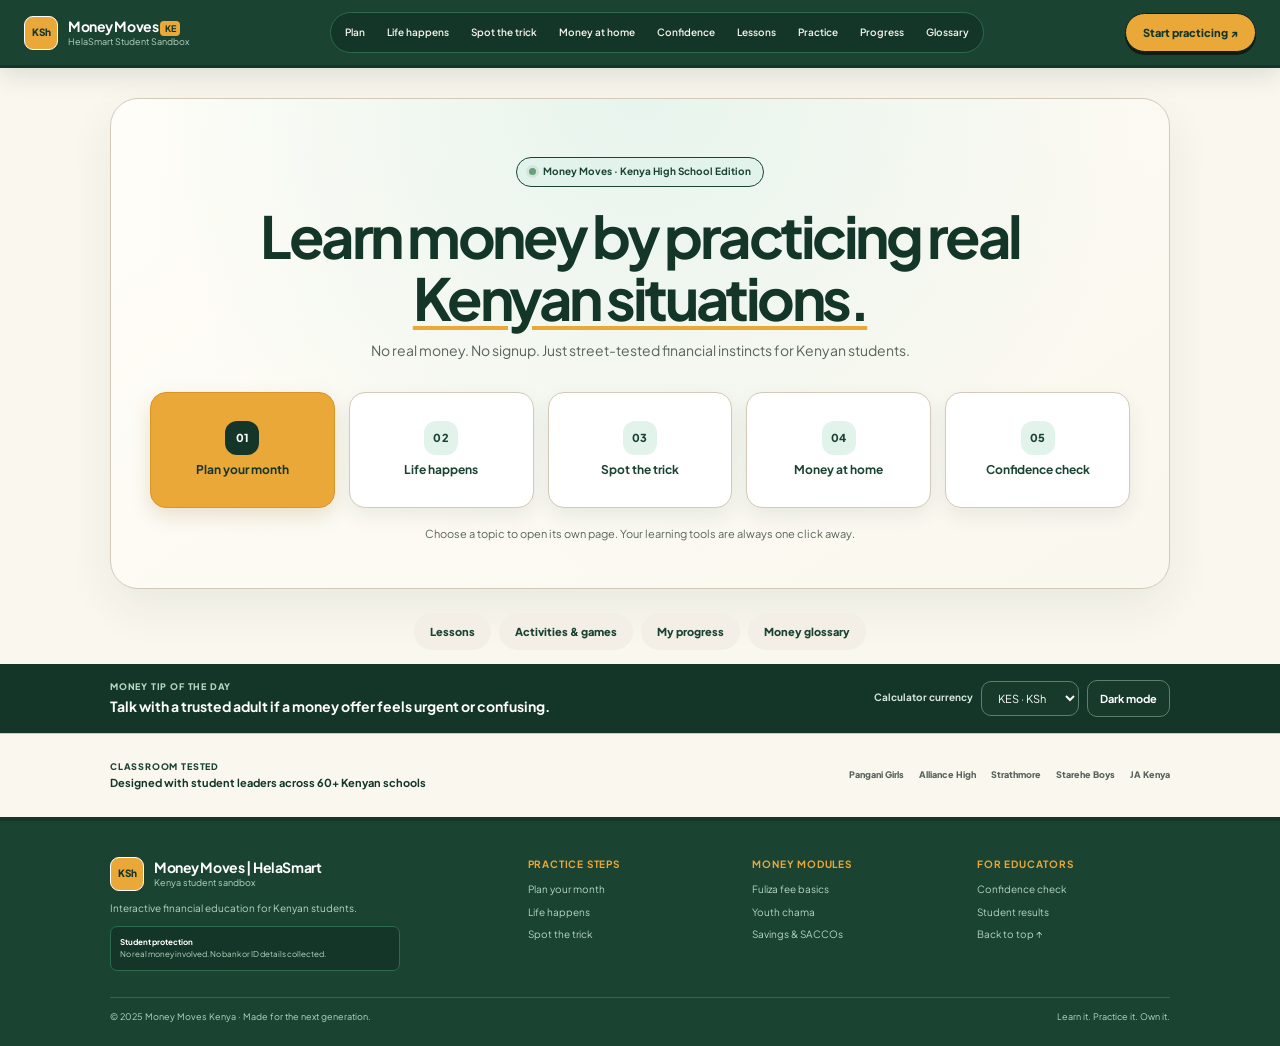
<file: index.html>
<!doctype html>
<html lang="en">
<head>
  <meta charset="utf-8">
  <meta name="viewport" content="width=device-width, initial-scale=1">
  <meta name="theme-color" content="#1b4332">
  <meta name="description" content="Practice real-life money choices in this friendly Kenyan student financial literacy sandbox.">
  <title>Money Moves | HelaSmart Kenya</title>
  <link rel="preconnect" href="https://fonts.googleapis.com">
  <link rel="preconnect" href="https://fonts.gstatic.com" crossorigin>
  <link href="https://fonts.googleapis.com/css2?family=Plus+Jakarta+Sans:wght@400;500;600;700;800&display=swap" rel="stylesheet">
  <link rel="stylesheet" href="style.css">
  <script src="script.js" defer></script>
  <script src="learning.js" defer></script>
</head>
<body>
  <header class="site-header">
    <a class="brand" href="#top" aria-label="Money Moves home">
      <span class="brand-mark" aria-hidden="true">KSh</span>
      <span class="brand-copy"><strong>Money Moves <span class="country-tag">KE</span></strong><small>HelaSmart Student Sandbox</small></span>
    </a>
    <nav class="desktop-nav" aria-label="Main navigation">
      <a href="#plan-section">Plan</a><a href="#life-happens">Life happens</a><a href="#spot-the-trick">Spot the trick</a><a href="#money-at-home">Money at home</a><a href="#confidence-check">Confidence</a><a href="#learning-hub">Lessons</a><a href="#activities">Practice</a><a href="#progress-dashboard">Progress</a><a href="#glossary">Glossary</a>
    </nav>
    <a class="header-cta" href="#plan-section">Start practicing <span aria-hidden="true">↗</span></a>
  </header>

  <main id="top">
    <section class="hero section-shell">
      <div class="eyebrow"><span class="status-dot"></span> Money Moves · Kenya High School Edition</div>
      <h1>Learn money by practicing real <span>Kenyan situations.</span></h1>
      <p>No real money. No signup. Just street-tested financial instincts for Kenyan students.</p>
      <div class="quick-links">
        <a class="quick-link active" href="#plan-section"><span class="quick-icon">01</span>Plan your month</a>
        <a class="quick-link" href="#life-happens"><span class="quick-icon">02</span>Life happens</a>
        <a class="quick-link" href="#spot-the-trick"><span class="quick-icon">03</span>Spot the trick</a>
        <a class="quick-link" href="#money-at-home"><span class="quick-icon">04</span>Money at home</a>
        <a class="quick-link" href="#confidence-check"><span class="quick-icon">05</span>Confidence check</a>
      </div>
      <p class="hero-footnote">Choose a topic to open its own page. Your learning tools are always one click away.</p>
    </section>

    <nav class="hub-nav" aria-label="Learning hub navigation"><a href="#learning-hub">Lessons</a><a href="#activities">Activities &amp; games</a><a href="#progress-dashboard">My progress</a><a href="#glossary">Money glossary</a></nav>
    <section class="learning-tools" aria-label="Learning tools">
      <div class="learning-tools-inner"><div class="daily-tip"><span class="kicker">Money tip of the day</span><strong id="daily-tip-text">A small plan today can make a surprise expense easier tomorrow.</strong></div><div class="tool-controls"><label for="currency-select">Calculator currency</label><select id="currency-select" aria-label="Calculator currency"><option value="KES">KES · KSh</option><option value="USD">USD · $</option><option value="EUR">EUR · €</option><option value="GBP">GBP · £</option><option value="TZS">TZS · TSh</option><option value="UGX">UGX · USh</option></select><button class="theme-toggle" id="theme-toggle" type="button" aria-pressed="false">Dark mode</button></div></div>
    </section>

    <section class="content-section" id="plan-section">
      <div class="section-wrap">
        <div class="section-heading split-heading"><div><span class="step-label">Step 1 &amp; 2</span><span class="kicker">Plan your month</span><h2>My Money Plan</h2><p>Split your starting cash before the month gets crazy.</p></div><span class="context-chip">Realistic Nairobi student pocket allowance</span></div>
        <div class="two-column">
          <div class="card budget-card">
            <div class="money-total"><div><label for="allowance">Step 1: My money</label><strong id="pocket-money-display">KSh 1,500</strong></div><span>Term pocket allowance</span></div>
            <div class="slider-heading"><strong>Step 2: Split it</strong><span>Adjust your Kenyan spend</span></div>
            <div class="budget-sliders">
              <div class="slider-row"><label for="slider-airtime">Airtime &amp; data <output id="val-airtime">KSh 300</output></label><input id="slider-airtime" data-label="airtime" type="range" min="50" max="600" step="50" value="300"></div>
              <div class="slider-row"><label for="slider-transport">Transport (matatu) <output id="val-transport">KSh 400</output></label><input id="slider-transport" data-label="transport" type="range" min="100" max="700" step="50" value="400"></div>
              <div class="slider-row"><label for="slider-food">Food &amp; tuckshop <output id="val-food">KSh 350</output></label><input id="slider-food" data-label="food" type="range" min="100" max="600" step="50" value="350"></div>
              <div class="slider-row savings-row"><label for="slider-savings">Savings (don't touch) <output id="val-savings">KSh 150</output></label><input id="slider-savings" data-label="savings" type="range" min="50" max="500" step="50" value="150"></div>
              <div class="slider-row"><label for="slider-giving">Giving &amp; sadaka <output id="val-giving">KSh 100</output></label><input id="slider-giving" data-label="giving" type="range" min="0" max="300" step="25" value="100"></div>
              <div class="slider-row"><label for="slider-wants">Wants &amp; squad chill <output id="val-wants">KSh 0</output></label><input id="slider-wants" data-label="wants" type="range" min="0" max="400" step="50" value="0"></div>
            </div>
            <div class="budget-footer"><div class="budget-summary"><span>Left unallocated</span><strong id="budget-left-pill" aria-live="polite">Left: KSh 200</strong></div><div class="progress-track" role="progressbar" aria-label="Pocket money allocated" aria-valuemin="0" aria-valuemax="100" aria-valuenow="87"><span id="budget-progress-bar"></span></div><a class="button button-primary full-width" href="#life-happens">Start the month <span aria-hidden="true">→</span></a></div>
          </div>
          <aside class="side-notes"><div class="note-card"><h3>Why students crash in week 3</h3><p>Matatu fare hikes, school surprises, and small mobile money fees can throw off your plans.</p><div class="rule-box"><strong>The 50 / 30 / 20 student rule</strong><p>50% needs · 30% wants · 20% savings</p></div></div><div class="alert-note"><strong>Reality check</strong><p>If your buffer reaches KSh 0, a lost ID or group project printout could mean borrowing from friends.</p></div></aside>
        </div>
      </div>
    </section>

    <section class="content-section section-tint" id="life-happens">
      <div class="section-wrap"><div class="section-heading split-heading"><div><span class="step-label">Step 3</span><span class="kicker">Make a choice</span><h2>Life happens! Interactive story</h2><p>Pick one and see how your budget changes.</p></div><span class="context-chip"><span class="status-dot"></span> Interactive branching scenario</span></div>
        <div class="two-column story-layout"><div class="card story-card"><div class="card-topline"><strong>Life happens!</strong><span class="mini-pill">Week 2 of term</span></div><div class="scenario"><span class="kicker">Sudden dilemma</span><p>“A friend asks to borrow KSh 300 for an urgent canteen bill.”</p></div><div class="choice-list"><button class="choice-button" data-choice="lend">Lend it from your pocket <span>→</span></button><button class="choice-button" data-choice="say_no">Say no and set a boundary <span>→</span></button><button class="choice-button" data-choice="fuliza">Borrow to lend it (Fuliza) <span>→</span></button></div><div class="budget-meter"><div><span>Budget left</span><strong id="dilemma-budget-txt">KSh 1,200</strong></div><div class="progress-track"><span id="dilemma-bar"></span></div><small>Choose an option to test the consequences.</small></div></div>
          <div class="story-side"><div class="card consequence-card" aria-live="polite"><h3 id="consequence-title">See what each choice costs</h3><p id="consequence-text">Tap one of the options to explore the financial and social reality of your choice.</p><div class="dashed-note"><strong>Kenyan reality breakdown</strong><p id="cost-details">Think about how lending affects your own plan, and whether borrowing could add fees.</p></div><div class="score-line"><span>Street wisdom score</span><strong id="choice-badge">Pending decision</strong></div></div><div class="case-note"><span class="kicker">Next case study · Form 4</span><p>Brian needs KSh 2,000 by Friday for revision mock books.</p><div class="tag-grid"><span>Fuliza overdraft</span><span>Digital loan app</span><span>Ask a friend</span><span class="tag-good">Ask the chama</span></div></div></div>
        </div>
      </div>
    </section>

    <section class="content-section" id="results"><div class="section-wrap narrow-wrap"><div class="section-heading centered"><span class="step-label">Keep going</span><h2>My Results</h2><p>Here is how your simulation month wrapped up.</p></div><div class="card results-card"><div class="saving-banner"><span class="kicker">End of month reserve</span><strong id="saved-total">You saved KSh 250</strong><small>Intact for a holiday or unexpected school gear!</small></div><div class="result-list"><div class="result-alert"><strong>⚠ Went over on transport</strong><span>+ KSh 100 spent</span></div><div class="result-tip">✦ Tip: Save first, then spend</div><div class="result-tip">✓ Tip: Check the cost before you borrow</div></div><button class="button button-primary full-width" id="try-again">Try again</button><a class="button button-secondary full-width" href="#spot-the-trick">Next: Spot the trick →</a></div></div></section>

    <section class="content-section section-tint" id="spot-the-trick"><div class="section-wrap narrow-wrap"><div class="section-heading centered"><span class="step-label">Stay sharp</span><h2>Spot the Trick</h2><p>Fake prizes and rogue loan messages can target anyone.</p></div><div class="card quiz-card"><div class="card-topline"><strong>Spot the trick</strong><span class="mini-pill dark-pill">Scam radar</span></div><div class="scenario scam-message"><span class="kicker">Incoming SMS / WhatsApp</span><p>“CONGRATULATIONS! You won KSh 50,000. Send KSh 500 facilitation fee to claim it.”</p></div><div class="binary-actions"><button class="button button-mint" data-scam-answer="real">Real</button><button class="button button-blush" data-scam-answer="fake">Fake</button></div><div class="dashed-note quiz-feedback" aria-live="polite"><strong>Red flags</strong><p id="scam-feedback-text">Legitimate promotions never ask you to send money first to receive a prize.</p></div><div class="score-line"><span>Radar proficiency</span><strong id="scam-score">Score: 3 / 5</strong></div></div></div></section>

    <section class="content-section" id="money-at-home"><div class="section-wrap narrow-wrap"><div class="section-heading centered"><span class="step-label">Learn together</span><h2>Money at Home</h2><p>Decode the financial tools Kenyan families use every day.</p></div><div class="card decoder-card"><div class="card-topline"><strong>Money at home</strong><span class="mini-pill green-pill">Knowledge vault</span></div><div class="decoder-tabs" role="tablist" aria-label="Money topics"><button class="decoder-tab active" role="tab" aria-selected="true" data-decoder="fuliza">Fuliza (overdraft)<span>⌄</span></button><button class="decoder-tab" role="tab" aria-selected="false" data-decoder="mpesa_go">M-Pesa Go (junior account)<span>›</span></button><button class="decoder-tab" role="tab" aria-selected="false" data-decoder="chama">Chama (table banking)<span>›</span></button><button class="decoder-tab" role="tab" aria-selected="false" data-decoder="sacco">SACCO (cooperative savings)<span>›</span></button></div><div class="dashed-note decoder-content" id="decoder-content" aria-live="polite"></div></div></div></section>

    <section class="content-section section-tint" id="confidence-check"><div class="section-wrap narrow-wrap"><div class="section-heading centered"><span class="step-label">Check in</span><h2>Confidence Check</h2><p>Measure your instincts before and after practicing.</p></div><div class="card confidence-card"><div class="card-topline"><strong>Confidence check</strong><span class="mini-pill">Self-audit</span></div><div class="confidence-prompt"><strong id="confidence-question">How sure am I about borrowing money?</strong><p>Tap a number from Not sure (1) to Very sure (5)</p></div><div class="confidence-scale" role="group" aria-label="Confidence from one to five"><div class="scale-buttons"> <button class="scale-button" data-confidence="1" aria-pressed="false">1</button><button class="scale-button" data-confidence="2" aria-pressed="false">2</button><button class="scale-button selected" data-confidence="3" aria-pressed="true">3</button><button class="scale-button" data-confidence="4" aria-pressed="false">4</button><button class="scale-button" data-confidence="5" aria-pressed="false">5</button></div><div class="scale-labels"><span>Not sure</span><span>Very sure</span></div></div><div class="score-cards"><div><span>Before</span><strong>2 / 5</strong><small>Baseline instinct</small></div><div class="after-score"><span>After</span><strong id="after-score">4 / 5</strong><small>Street smart</small></div></div><button class="button button-primary full-width" id="next-question">Next question <span aria-hidden="true">→</span></button></div></div></section>

    <section class="content-section learning-section" id="learning-hub"><div class="section-wrap"><div class="section-heading split-heading"><div><span class="step-label">Learn at your pace</span><span class="kicker">Interactive lessons</span><h2>Money Moves Learning Hub</h2><p>Short lessons, quick checks, and practical examples for everyday money choices.</p></div><span class="context-chip" id="lesson-completion-summary">0 of 9 lessons completed</span></div><div class="lesson-layout"><aside class="lesson-list" id="lesson-list" aria-label="Choose a lesson"></aside><div class="card lesson-player" id="lesson-player"><div class="lesson-player-top"><div><span class="kicker" id="lesson-category">Lesson 1</span><h3 id="lesson-title">Budgeting Basics</h3></div><span class="slide-counter" id="slide-counter">1 of 8</span></div><div class="progress-track lesson-progress" role="progressbar" aria-label="Lesson progress" aria-valuemin="0" aria-valuemax="100" aria-valuenow="12"><span id="lesson-progress-bar"></span></div><article class="lesson-slide" aria-live="polite"><span class="lesson-illustration" id="lesson-icon" aria-hidden="true">01</span><h4 id="slide-heading">Give every shilling a job</h4><p id="slide-copy"></p><div class="mini-question" id="mini-question" hidden><strong id="mini-question-text"></strong><div id="mini-question-options"></div><p id="mini-question-feedback" aria-live="polite"></p></div></article><div class="lesson-controls"><button class="button button-secondary" id="lesson-back" type="button">← Back</button><span class="keyboard-hint">Tip: arrow keys move slides</span><button class="button button-primary" id="lesson-next" type="button">Next →</button></div><div class="quiz-panel" id="lesson-quiz" hidden><span class="kicker">Lesson check</span><h4 id="quiz-title">Quick quiz</h4><div id="quiz-body"></div><button class="button button-primary full-width" id="quiz-retry" type="button" hidden>Try again</button></div></div></div></div></section>

    <section class="content-section section-tint" id="activities"><div class="section-wrap"><div class="section-heading split-heading"><div><span class="step-label">Practice by doing</span><span class="kicker">Activities &amp; games</span><h2>Make money concepts stick</h2><p>Try the tools, play through choices, and see how small decisions add up.</p></div><span class="context-chip" id="activity-count">0 activities finished</span></div><div class="activities-grid">
      <article class="card activity-card" data-activity="budget-builder"><div class="activity-heading"><span class="activity-icon">01</span><div><span class="kicker">Plan it</span><h3>Budget Builder</h3></div></div><label class="field-label" for="monthly-income">Monthly income</label><input class="text-field" id="monthly-income" type="number" min="0" max="100000000" value="30000" inputmode="decimal"><div class="builder-layout"><div class="builder-sliders"><label class="activity-range">Rent <output id="builder-rent-value"></output><input type="range" min="0" max="20000" step="500" value="10000" data-budget="rent"></label><label class="activity-range">Food <output id="builder-food-value"></output><input type="range" min="0" max="12000" step="250" value="6000" data-budget="food"></label><label class="activity-range">Transport <output id="builder-transport-value"></output><input type="range" min="0" max="8000" step="250" value="3000" data-budget="transport"></label><label class="activity-range">Savings <output id="builder-savings-value"></output><input type="range" min="0" max="10000" step="250" value="4000" data-budget="savings"></label><label class="activity-range">Fun <output id="builder-fun-value"></output><input type="range" min="0" max="8000" step="250" value="2000" data-budget="fun"></label></div><div class="pie-wrap"><div class="pie-chart" id="budget-pie" role="img" aria-label="Budget allocation pie chart"></div><strong id="budget-remaining">Remaining: KSh 5,000</strong><small id="budget-chart-caption">Your monthly budget</small></div></div><button class="button button-secondary mark-activity" type="button">Finish activity</button></article>
      <article class="card activity-card" data-activity="goal-planner"><div class="activity-heading"><span class="activity-icon">02</span><div><span class="kicker">Build a habit</span><h3>Savings Goal Planner</h3></div></div><label class="field-label" for="goal-name">What are you saving for?</label><input class="text-field" id="goal-name" maxlength="50" value="A new laptop"><label class="field-label" for="goal-amount">Goal amount (<span data-currency-code>KES</span>)</label><input class="text-field currency-input" id="goal-amount" type="number" min="1" value="60000"><label class="field-label" for="goal-monthly">Save each month (<span data-currency-code>KES</span>)</label><input class="text-field currency-input" id="goal-monthly" type="number" min="1" value="5000"><label class="field-label" for="goal-saved">Already saved (<span data-currency-code>KES</span>)</label><input class="text-field currency-input" id="goal-saved" type="number" min="0" value="0"><div class="goal-result" aria-live="polite"><strong id="goal-time">12 months</strong><span id="goal-date">You can reach this goal with a steady plan.</span><div class="progress-track" role="progressbar" aria-label="Savings goal progress" aria-valuemin="0" aria-valuemax="100" aria-valuenow="0"><span id="goal-progress"></span></div></div><button class="button button-secondary mark-activity" type="button">Finish activity</button></article>
      <article class="card activity-card" data-activity="interest-calculator"><div class="activity-heading"><span class="activity-icon">03</span><div><span class="kicker">See growth</span><h3>Compound Interest</h3></div></div><label class="activity-range">Starting amount <output id="interest-start-value"></output><input type="range" min="0" max="100000" step="1000" value="10000" data-interest="start"></label><label class="activity-range">Monthly contribution <output id="interest-monthly-value"></output><input type="range" min="0" max="20000" step="500" value="2000" data-interest="monthly"></label><label class="activity-range">Annual interest rate <output id="interest-rate-value"></output><input type="range" min="0" max="20" step="0.5" value="6" data-interest="rate"></label><label class="activity-range">Years <output id="interest-years-value"></output><input type="range" min="1" max="40" step="1" value="10" data-interest="years"></label><div class="chart-summary"><span>Estimated future value</span><strong id="interest-total"></strong></div><svg class="growth-chart" id="growth-chart" viewBox="0 0 360 140" role="img" aria-label="Projected savings growth chart"><polyline id="growth-line" points="" fill="none" stroke="currentColor" stroke-width="4" stroke-linecap="round" stroke-linejoin="round"></polyline></svg><button class="button button-secondary mark-activity" type="button">Finish activity</button></article>
      <article class="card activity-card" data-activity="debt-simulator"><div class="activity-heading"><span class="activity-icon">04</span><div><span class="kicker">Compare plans</span><h3>Debt Payoff Simulator</h3></div></div><label class="field-label" for="debt-balance">Debt balance (<span data-currency-code>KES</span>)</label><input class="text-field" id="debt-balance" type="number" min="1" value="50000"><label class="activity-range">Annual interest rate <output id="debt-rate-value">18%</output><input type="range" id="debt-rate" min="0" max="50" step="1" value="18"></label><label class="field-label" for="debt-minimum">Monthly minimum payment (<span data-currency-code>KES</span>)</label><input class="text-field" id="debt-minimum" type="number" min="1" value="3000"><label class="activity-range">Extra payment <output id="debt-extra-value"></output><input type="range" id="debt-extra" min="0" max="10000" step="250" value="2000"></label><div class="comparison-box" id="debt-comparison" aria-live="polite"></div><button class="button button-secondary mark-activity" type="button">Finish activity</button></article>
      <article class="card activity-card" data-activity="sorting-game"><div class="activity-heading"><span class="activity-icon">05</span><div><span class="kicker">Sort it out</span><h3>Needs vs Wants</h3></div></div><p class="activity-instructions">Tap an item, then choose a category. You can also drag an item.</p><div class="sorting-items" id="sorting-items"></div><div class="sort-buckets"><div class="sort-bucket" data-sort-bucket="needs" tabindex="0"><strong>Needs</strong><span>Essentials</span></div><div class="sort-bucket" data-sort-bucket="wants" tabindex="0"><strong>Wants</strong><span>Nice to have</span></div></div><div class="sort-feedback" id="sort-feedback" aria-live="polite">Sorted: 0 / 8 · Score: 0</div><button class="button button-secondary mark-activity" type="button">Finish activity</button></article>
      <article class="card activity-card" data-activity="scam-game"><div class="activity-heading"><span class="activity-icon">06</span><div><span class="kicker">Think twice</span><h3>Spot the Scam</h3></div></div><div class="scam-game-message"><span class="kicker" id="scam-game-channel">Text message</span><p id="scam-game-text"></p></div><div class="binary-actions"><button class="button button-blush" data-scam-game="scam" type="button">Scam</button><button class="button button-mint" data-scam-game="safe" type="button">Safe</button></div><p class="game-feedback" id="scam-game-feedback" aria-live="polite"></p><div class="score-line"><span>Messages reviewed</span><strong id="scam-game-score">0 / 5</strong></div><button class="button button-secondary mark-activity" type="button">Finish activity</button></article>
      <article class="card activity-card" data-activity="money-choices"><div class="activity-heading"><span class="activity-icon">07</span><div><span class="kicker">Choose your path</span><h3>Money Choices</h3></div></div><div class="choice-scenario"><span class="kicker" id="money-choice-step">Scenario 1 of 3</span><p id="money-choice-story"></p></div><div class="choice-list" id="money-choice-options"></div><p class="game-feedback" id="money-choice-feedback" aria-live="polite"></p><div class="score-line"><span>Practice balance</span><strong id="money-choice-balance"></strong></div><button class="button button-secondary mark-activity" type="button">Finish activity</button></article>
      <article class="card activity-card flashcard-card" data-activity="flashcards"><div class="activity-heading"><span class="activity-icon">08</span><div><span class="kicker">Remember the words</span><h3>Money Flashcards</h3></div></div><button class="flashcard" id="flashcard" type="button" aria-label="Flip flashcard"><span id="flashcard-term">Budget</span><small id="flashcard-hint">Tap to reveal the meaning</small></button><div class="flashcard-controls"><button class="button button-secondary" id="flashcard-back" type="button">← Previous</button><span id="flashcard-count">1 / 8</span><button class="button button-secondary" id="flashcard-next" type="button">Next →</button></div><button class="button button-secondary mark-activity" type="button">Finish activity</button></article>
    </div></div></section>

    <section class="content-section" id="progress-dashboard"><div class="section-wrap"><div class="section-heading split-heading"><div><span class="step-label">Your journey</span><span class="kicker">My progress</span><h2>Every smart move counts</h2><p>Your learning milestones are saved on this device.</p></div><button class="button button-secondary" type="button" id="reset-progress">Reset progress</button></div><div class="progress-dashboard"><article class="card progress-overview"><span class="kicker">Current level</span><strong class="level-title" id="level-title">Money Starter</strong><div class="xp-line"><span id="xp-total">0 XP</span><span id="xp-next">100 XP to next level</span></div><div class="progress-track"><span id="xp-progress"></span></div><div class="streak-card"><strong id="streak-count">0 days</strong><span>Daily learning streak</span></div></article><article class="card progress-list-card"><h3>Completed lessons</h3><div id="completed-lessons" class="progress-list"><p>Finish a lesson quiz to see it here.</p></div></article><article class="card progress-list-card"><h3>Badges earned</h3><div id="earned-badges" class="badge-list"><p>Complete an activity to earn your first badge.</p></div></article><article class="card progress-list-card"><h3>Quiz scores &amp; activities</h3><div id="progress-details" class="progress-list"><p>Your quiz scores and finished activities will appear here.</p></div></article></div></div></section>

    <section class="content-section section-tint" id="glossary"><div class="section-wrap narrow-wrap"><div class="section-heading centered"><span class="step-label">Look it up</span><h2>Money Glossary</h2><p>Simple explanations for common money words.</p></div><div class="card glossary-card"><label class="field-label" for="glossary-search">Search terms</label><input class="text-field" type="search" id="glossary-search" placeholder="Try “interest” or “inflation”" autocomplete="off"><div class="glossary-results" id="glossary-results" aria-live="polite"></div></div></div></section>

    <section class="classroom-strip"><div><span class="kicker">Classroom tested</span><strong>Designed with student leaders across 60+ Kenyan schools</strong></div><div class="school-list"><span>Pangani Girls</span><span>Alliance High</span><span>Strathmore</span><span>Starehe Boys</span><span>JA Kenya</span></div></section>
  </main>
  <footer class="site-footer"><div class="footer-grid"><div class="footer-brand"><a class="brand" href="#top"><span class="brand-mark">KSh</span><span class="brand-copy"><strong>Money Moves | HelaSmart</strong><small>Kenya student sandbox</small></span></a><p>Interactive financial education for Kenyan students.</p><div class="disclaimer"><strong>Student protection</strong><br>No real money involved. No bank or ID details collected.</div></div><div><h3>Practice steps</h3><a href="#plan-section">Plan your month</a><a href="#life-happens">Life happens</a><a href="#spot-the-trick">Spot the trick</a></div><div><h3>Money modules</h3><a href="#money-at-home">Fuliza fee basics</a><a href="#money-at-home">Youth chama</a><a href="#money-at-home">Savings &amp; SACCOs</a></div><div><h3>For educators</h3><a href="#confidence-check">Confidence check</a><a href="#results">Student results</a><a href="#top">Back to top ↑</a></div></div><div class="footer-bottom"><span>© 2025 Money Moves Kenya · Made for the next generation.</span><span>Learn it. Practice it. Own it.</span></div></footer>
</body>
</html>
</file>
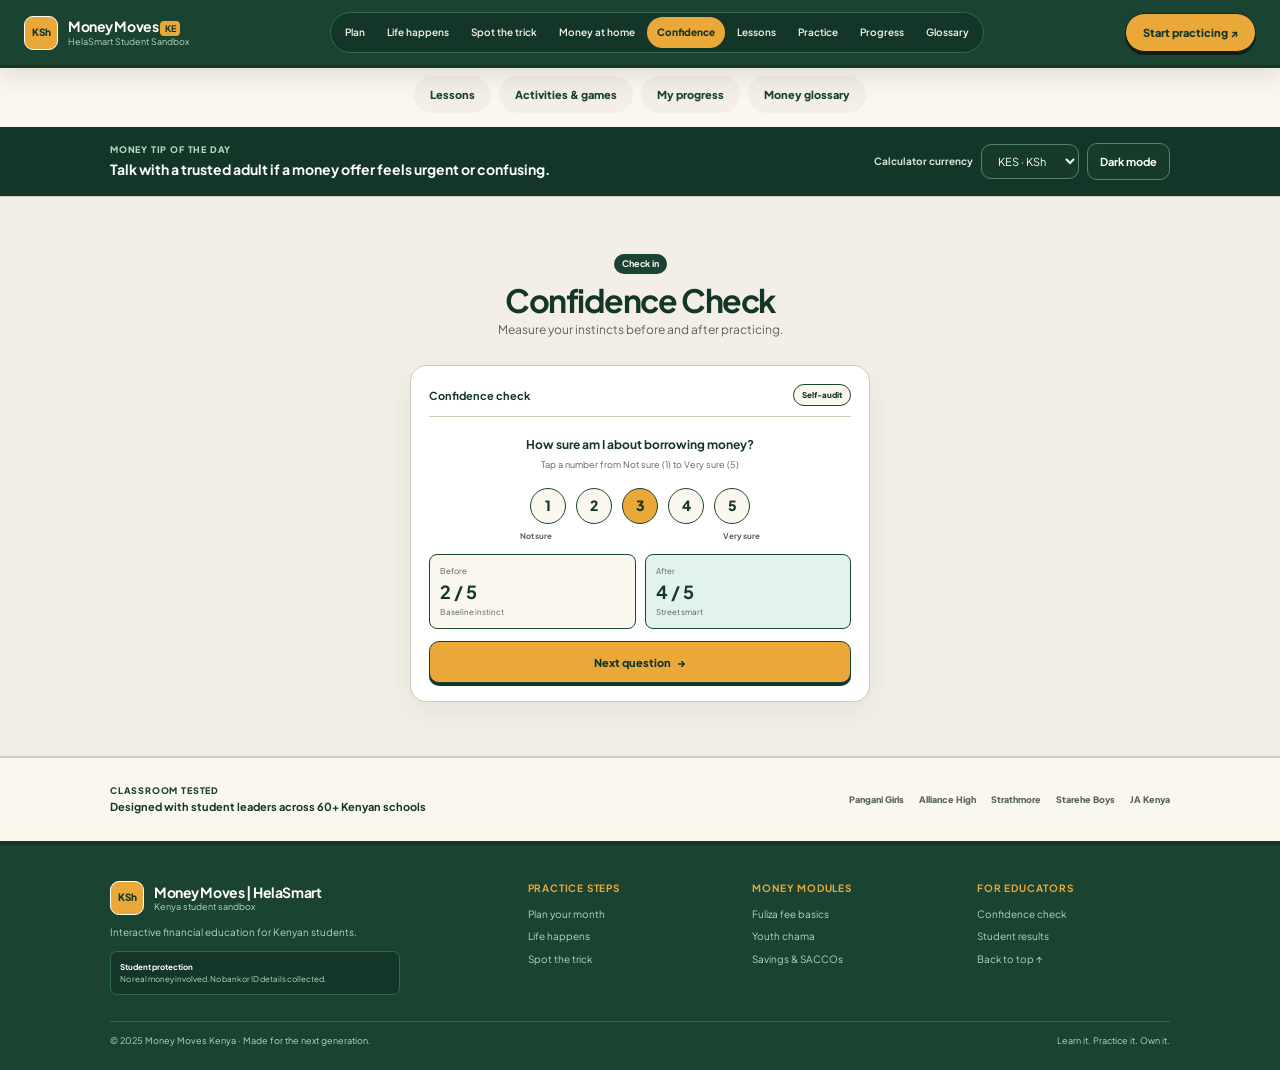
<file: confidence.html>
<!doctype html>
<html lang="en">
<head>
  <meta charset="utf-8">
  <meta name="viewport" content="width=device-width, initial-scale=1">
  <meta name="theme-color" content="#1b4332">
  <meta name="description" content="Practice real-life money choices in this friendly Kenyan student financial literacy sandbox.">
  <title>Confidence check | Money Moves Kenya</title>
  <link rel="preconnect" href="https://fonts.googleapis.com">
  <link rel="preconnect" href="https://fonts.gstatic.com" crossorigin>
  <link href="https://fonts.googleapis.com/css2?family=Plus+Jakarta+Sans:wght@400;500;600;700;800&display=swap" rel="stylesheet">
  <link rel="stylesheet" href="style.css">
  <script src="script.js" defer></script>
  <script src="learning.js" defer></script>
</head>
<body>
  <header class="site-header">
    <a class="brand" href="#top" aria-label="Money Moves home">
      <span class="brand-mark" aria-hidden="true">KSh</span>
      <span class="brand-copy"><strong>Money Moves <span class="country-tag">KE</span></strong><small>HelaSmart Student Sandbox</small></span>
    </a>
    <nav class="desktop-nav" aria-label="Main navigation">
      <a href="#plan-section">Plan</a><a href="#life-happens">Life happens</a><a href="#spot-the-trick">Spot the trick</a><a href="#money-at-home">Money at home</a><a href="#confidence-check">Confidence</a><a href="#learning-hub">Lessons</a><a href="#activities">Practice</a><a href="#progress-dashboard">Progress</a><a href="#glossary">Glossary</a>
    </nav>
    <a class="header-cta" href="#plan-section">Start practicing <span aria-hidden="true">↗</span></a>
  </header>

  <main id="top">
    <section class="hero section-shell">
      <div class="eyebrow"><span class="status-dot"></span> Money Moves · Kenya High School Edition</div>
      <h1>Learn money by practicing real <span>Kenyan situations.</span></h1>
      <p>No real money. No signup. Just street-tested financial instincts for Kenyan students.</p>
      <div class="quick-links">
        <a class="quick-link active" href="#plan-section"><span class="quick-icon">▤</span>Plan your month</a>
        <a class="quick-link" href="#life-happens"><span class="quick-icon">◉</span>Play a story</a>
        <a class="quick-link" href="#spot-the-trick"><span class="quick-icon">⌕</span>Spot the trick</a>
        <a class="quick-link" href="#money-at-home"><span class="quick-icon">⌂</span>Money at home</a>
        <a class="quick-link" href="#confidence-check"><span class="quick-icon">✓</span>Confidence check</a>
      </div>
      <p class="hero-footnote">Choose a topic to open its own page. Your learning tools are always one click away.</p>
    </section>

    <nav class="hub-nav" aria-label="Learning hub navigation"><a href="#learning-hub">Lessons</a><a href="#activities">Activities &amp; games</a><a href="#progress-dashboard">My progress</a><a href="#glossary">Money glossary</a></nav>
    <section class="learning-tools" aria-label="Learning tools">
      <div class="learning-tools-inner"><div class="daily-tip"><span class="kicker">Money tip of the day</span><strong id="daily-tip-text">A small plan today can make a surprise expense easier tomorrow.</strong></div><div class="tool-controls"><label for="currency-select">Calculator currency</label><select id="currency-select" aria-label="Calculator currency"><option value="KES">KES · KSh</option><option value="USD">USD · $</option><option value="EUR">EUR · €</option><option value="GBP">GBP · £</option><option value="TZS">TZS · TSh</option><option value="UGX">UGX · USh</option></select><button class="theme-toggle" id="theme-toggle" type="button" aria-pressed="false">Dark mode</button></div></div>
    </section>

    <section class="content-section" id="plan-section">
      <div class="section-wrap">
        <div class="section-heading split-heading"><div><span class="step-label">Step 1 &amp; 2</span><span class="kicker">Plan your month</span><h2>My Money Plan</h2><p>Split your starting cash before the month gets crazy.</p></div><span class="context-chip">Realistic Nairobi student pocket allowance</span></div>
        <div class="two-column">
          <div class="card budget-card">
            <div class="money-total"><div><label for="allowance">Step 1: My money</label><strong id="pocket-money-display">KSh 1,500</strong></div><span>Term pocket allowance</span></div>
            <div class="slider-heading"><strong>Step 2: Split it</strong><span>Adjust your Kenyan spend</span></div>
            <div class="budget-sliders">
              <div class="slider-row"><label for="slider-airtime">Airtime &amp; data <output id="val-airtime">KSh 300</output></label><input id="slider-airtime" data-label="airtime" type="range" min="50" max="600" step="50" value="300"></div>
              <div class="slider-row"><label for="slider-transport">Transport (matatu) <output id="val-transport">KSh 400</output></label><input id="slider-transport" data-label="transport" type="range" min="100" max="700" step="50" value="400"></div>
              <div class="slider-row"><label for="slider-food">Food &amp; tuckshop <output id="val-food">KSh 350</output></label><input id="slider-food" data-label="food" type="range" min="100" max="600" step="50" value="350"></div>
              <div class="slider-row savings-row"><label for="slider-savings">Savings (don't touch) <output id="val-savings">KSh 150</output></label><input id="slider-savings" data-label="savings" type="range" min="50" max="500" step="50" value="150"></div>
              <div class="slider-row"><label for="slider-giving">Giving &amp; sadaka <output id="val-giving">KSh 100</output></label><input id="slider-giving" data-label="giving" type="range" min="0" max="300" step="25" value="100"></div>
              <div class="slider-row"><label for="slider-wants">Wants &amp; squad chill <output id="val-wants">KSh 0</output></label><input id="slider-wants" data-label="wants" type="range" min="0" max="400" step="50" value="0"></div>
            </div>
            <div class="budget-footer"><div class="budget-summary"><span>Left unallocated</span><strong id="budget-left-pill" aria-live="polite">Left: KSh 200</strong></div><div class="progress-track" role="progressbar" aria-label="Pocket money allocated" aria-valuemin="0" aria-valuemax="100" aria-valuenow="87"><span id="budget-progress-bar"></span></div><a class="button button-primary full-width" href="#life-happens">Start the month <span aria-hidden="true">→</span></a></div>
          </div>
          <aside class="side-notes"><div class="note-card"><h3>Why students crash in week 3</h3><p>Matatu fare hikes, school surprises, and small mobile money fees can throw off your plans.</p><div class="rule-box"><strong>The 50 / 30 / 20 student rule</strong><p>50% needs · 30% wants · 20% savings</p></div></div><div class="alert-note"><strong>Reality check</strong><p>If your buffer reaches KSh 0, a lost ID or group project printout could mean borrowing from friends.</p></div></aside>
        </div>
      </div>
    </section>

    <section class="content-section section-tint" id="life-happens">
      <div class="section-wrap"><div class="section-heading split-heading"><div><span class="step-label">Step 3</span><span class="kicker">Make a choice</span><h2>Life happens! Interactive story</h2><p>Pick one and see how your budget changes.</p></div><span class="context-chip"><span class="status-dot"></span> Interactive branching scenario</span></div>
        <div class="two-column story-layout"><div class="card story-card"><div class="card-topline"><strong>Life happens!</strong><span class="mini-pill">Week 2 of term</span></div><div class="scenario"><span class="kicker">Sudden dilemma</span><p>“A friend asks to borrow KSh 300 for an urgent canteen bill.”</p></div><div class="choice-list"><button class="choice-button" data-choice="lend">Lend it from your pocket <span>→</span></button><button class="choice-button" data-choice="say_no">Say no and set a boundary <span>→</span></button><button class="choice-button" data-choice="fuliza">Borrow to lend it (Fuliza) <span>→</span></button></div><div class="budget-meter"><div><span>Budget left</span><strong id="dilemma-budget-txt">KSh 1,200</strong></div><div class="progress-track"><span id="dilemma-bar"></span></div><small>Choose an option to test the consequences.</small></div></div>
          <div class="story-side"><div class="card consequence-card" aria-live="polite"><h3 id="consequence-title">See what each choice costs</h3><p id="consequence-text">Tap one of the options to explore the financial and social reality of your choice.</p><div class="dashed-note"><strong>Kenyan reality breakdown</strong><p id="cost-details">Think about how lending affects your own plan, and whether borrowing could add fees.</p></div><div class="score-line"><span>Street wisdom score</span><strong id="choice-badge">Pending decision</strong></div></div><div class="case-note"><span class="kicker">Next case study · Form 4</span><p>Brian needs KSh 2,000 by Friday for revision mock books.</p><div class="tag-grid"><span>Fuliza overdraft</span><span>Digital loan app</span><span>Ask a friend</span><span class="tag-good">Ask the chama</span></div></div></div>
        </div>
      </div>
    </section>

    <section class="content-section" id="results"><div class="section-wrap narrow-wrap"><div class="section-heading centered"><span class="step-label">Keep going</span><h2>My Results</h2><p>Here is how your simulation month wrapped up.</p></div><div class="card results-card"><div class="saving-banner"><span class="kicker">End of month reserve</span><strong id="saved-total">You saved KSh 250</strong><small>Intact for a holiday or unexpected school gear!</small></div><div class="result-list"><div class="result-alert"><strong>⚠ Went over on transport</strong><span>+ KSh 100 spent</span></div><div class="result-tip">✦ Tip: Save first, then spend</div><div class="result-tip">✓ Tip: Check the cost before you borrow</div></div><button class="button button-primary full-width" id="try-again">Try again</button><a class="button button-secondary full-width" href="#spot-the-trick">Next: Spot the trick →</a></div></div></section>

    <section class="content-section section-tint" id="spot-the-trick"><div class="section-wrap narrow-wrap"><div class="section-heading centered"><span class="step-label">Stay sharp</span><h2>Spot the Trick</h2><p>Fake prizes and rogue loan messages can target anyone.</p></div><div class="card quiz-card"><div class="card-topline"><strong>Spot the trick</strong><span class="mini-pill dark-pill">Scam radar</span></div><div class="scenario scam-message"><span class="kicker">Incoming SMS / WhatsApp</span><p>“CONGRATULATIONS! You won KSh 50,000. Send KSh 500 facilitation fee to claim it.”</p></div><div class="binary-actions"><button class="button button-mint" data-scam-answer="real">Real</button><button class="button button-blush" data-scam-answer="fake">Fake</button></div><div class="dashed-note quiz-feedback" aria-live="polite"><strong>Red flags</strong><p id="scam-feedback-text">Legitimate promotions never ask you to send money first to receive a prize.</p></div><div class="score-line"><span>Radar proficiency</span><strong id="scam-score">Score: 3 / 5</strong></div></div></div></section>

    <section class="content-section" id="money-at-home"><div class="section-wrap narrow-wrap"><div class="section-heading centered"><span class="step-label">Learn together</span><h2>Money at Home</h2><p>Decode the financial tools Kenyan families use every day.</p></div><div class="card decoder-card"><div class="card-topline"><strong>Money at home</strong><span class="mini-pill green-pill">Knowledge vault</span></div><div class="decoder-tabs" role="tablist" aria-label="Money topics"><button class="decoder-tab active" role="tab" aria-selected="true" data-decoder="fuliza">Fuliza (overdraft)<span>⌄</span></button><button class="decoder-tab" role="tab" aria-selected="false" data-decoder="mpesa_go">M-Pesa Go (junior account)<span>›</span></button><button class="decoder-tab" role="tab" aria-selected="false" data-decoder="chama">Chama (table banking)<span>›</span></button><button class="decoder-tab" role="tab" aria-selected="false" data-decoder="sacco">SACCO (cooperative savings)<span>›</span></button></div><div class="dashed-note decoder-content" id="decoder-content" aria-live="polite"></div></div></div></section>

    <section class="content-section section-tint" id="confidence-check"><div class="section-wrap narrow-wrap"><div class="section-heading centered"><span class="step-label">Check in</span><h2>Confidence Check</h2><p>Measure your instincts before and after practicing.</p></div><div class="card confidence-card"><div class="card-topline"><strong>Confidence check</strong><span class="mini-pill">Self-audit</span></div><div class="confidence-prompt"><strong id="confidence-question">How sure am I about borrowing money?</strong><p>Tap a number from Not sure (1) to Very sure (5)</p></div><div class="confidence-scale" role="group" aria-label="Confidence from one to five"><div class="scale-buttons"> <button class="scale-button" data-confidence="1" aria-pressed="false">1</button><button class="scale-button" data-confidence="2" aria-pressed="false">2</button><button class="scale-button selected" data-confidence="3" aria-pressed="true">3</button><button class="scale-button" data-confidence="4" aria-pressed="false">4</button><button class="scale-button" data-confidence="5" aria-pressed="false">5</button></div><div class="scale-labels"><span>Not sure</span><span>Very sure</span></div></div><div class="score-cards"><div><span>Before</span><strong>2 / 5</strong><small>Baseline instinct</small></div><div class="after-score"><span>After</span><strong id="after-score">4 / 5</strong><small>Street smart</small></div></div><button class="button button-primary full-width" id="next-question">Next question <span aria-hidden="true">→</span></button></div></div></section>

    <section class="content-section learning-section" id="learning-hub"><div class="section-wrap"><div class="section-heading split-heading"><div><span class="step-label">Learn at your pace</span><span class="kicker">Interactive lessons</span><h2>Money Moves Learning Hub</h2><p>Short lessons, quick checks, and practical examples for everyday money choices.</p></div><span class="context-chip" id="lesson-completion-summary">0 of 9 lessons completed</span></div><div class="lesson-layout"><aside class="lesson-list" id="lesson-list" aria-label="Choose a lesson"></aside><div class="card lesson-player" id="lesson-player"><div class="lesson-player-top"><div><span class="kicker" id="lesson-category">Lesson 1</span><h3 id="lesson-title">Budgeting Basics</h3></div><span class="slide-counter" id="slide-counter">1 of 8</span></div><div class="progress-track lesson-progress" role="progressbar" aria-label="Lesson progress" aria-valuemin="0" aria-valuemax="100" aria-valuenow="12"><span id="lesson-progress-bar"></span></div><article class="lesson-slide" aria-live="polite"><span class="lesson-illustration" id="lesson-icon" aria-hidden="true">01</span><h4 id="slide-heading">Give every shilling a job</h4><p id="slide-copy"></p><div class="mini-question" id="mini-question" hidden><strong id="mini-question-text"></strong><div id="mini-question-options"></div><p id="mini-question-feedback" aria-live="polite"></p></div></article><div class="lesson-controls"><button class="button button-secondary" id="lesson-back" type="button">← Back</button><span class="keyboard-hint">Tip: arrow keys move slides</span><button class="button button-primary" id="lesson-next" type="button">Next →</button></div><div class="quiz-panel" id="lesson-quiz" hidden><span class="kicker">Lesson check</span><h4 id="quiz-title">Quick quiz</h4><div id="quiz-body"></div><button class="button button-primary full-width" id="quiz-retry" type="button" hidden>Try again</button></div></div></div></div></section>

    <section class="content-section section-tint" id="activities"><div class="section-wrap"><div class="section-heading split-heading"><div><span class="step-label">Practice by doing</span><span class="kicker">Activities &amp; games</span><h2>Make money concepts stick</h2><p>Try the tools, play through choices, and see how small decisions add up.</p></div><span class="context-chip" id="activity-count">0 activities finished</span></div><div class="activities-grid">
      <article class="card activity-card" data-activity="budget-builder"><div class="activity-heading"><span class="activity-icon">01</span><div><span class="kicker">Plan it</span><h3>Budget Builder</h3></div></div><label class="field-label" for="monthly-income">Monthly income</label><input class="text-field" id="monthly-income" type="number" min="0" max="100000000" value="30000" inputmode="decimal"><div class="builder-layout"><div class="builder-sliders"><label class="activity-range">Rent <output id="builder-rent-value"></output><input type="range" min="0" max="20000" step="500" value="10000" data-budget="rent"></label><label class="activity-range">Food <output id="builder-food-value"></output><input type="range" min="0" max="12000" step="250" value="6000" data-budget="food"></label><label class="activity-range">Transport <output id="builder-transport-value"></output><input type="range" min="0" max="8000" step="250" value="3000" data-budget="transport"></label><label class="activity-range">Savings <output id="builder-savings-value"></output><input type="range" min="0" max="10000" step="250" value="4000" data-budget="savings"></label><label class="activity-range">Fun <output id="builder-fun-value"></output><input type="range" min="0" max="8000" step="250" value="2000" data-budget="fun"></label></div><div class="pie-wrap"><div class="pie-chart" id="budget-pie" role="img" aria-label="Budget allocation pie chart"></div><strong id="budget-remaining">Remaining: KSh 5,000</strong><small id="budget-chart-caption">Your monthly budget</small></div></div><button class="button button-secondary mark-activity" type="button">Finish activity</button></article>
      <article class="card activity-card" data-activity="goal-planner"><div class="activity-heading"><span class="activity-icon">02</span><div><span class="kicker">Build a habit</span><h3>Savings Goal Planner</h3></div></div><label class="field-label" for="goal-name">What are you saving for?</label><input class="text-field" id="goal-name" maxlength="50" value="A new laptop"><label class="field-label" for="goal-amount">Goal amount (<span data-currency-code>KES</span>)</label><input class="text-field currency-input" id="goal-amount" type="number" min="1" value="60000"><label class="field-label" for="goal-monthly">Save each month (<span data-currency-code>KES</span>)</label><input class="text-field currency-input" id="goal-monthly" type="number" min="1" value="5000"><label class="field-label" for="goal-saved">Already saved (<span data-currency-code>KES</span>)</label><input class="text-field currency-input" id="goal-saved" type="number" min="0" value="0"><div class="goal-result" aria-live="polite"><strong id="goal-time">12 months</strong><span id="goal-date">You can reach this goal with a steady plan.</span><div class="progress-track" role="progressbar" aria-label="Savings goal progress" aria-valuemin="0" aria-valuemax="100" aria-valuenow="0"><span id="goal-progress"></span></div></div><button class="button button-secondary mark-activity" type="button">Finish activity</button></article>
      <article class="card activity-card" data-activity="interest-calculator"><div class="activity-heading"><span class="activity-icon">03</span><div><span class="kicker">See growth</span><h3>Compound Interest</h3></div></div><label class="activity-range">Starting amount <output id="interest-start-value"></output><input type="range" min="0" max="100000" step="1000" value="10000" data-interest="start"></label><label class="activity-range">Monthly contribution <output id="interest-monthly-value"></output><input type="range" min="0" max="20000" step="500" value="2000" data-interest="monthly"></label><label class="activity-range">Annual interest rate <output id="interest-rate-value"></output><input type="range" min="0" max="20" step="0.5" value="6" data-interest="rate"></label><label class="activity-range">Years <output id="interest-years-value"></output><input type="range" min="1" max="40" step="1" value="10" data-interest="years"></label><div class="chart-summary"><span>Estimated future value</span><strong id="interest-total"></strong></div><svg class="growth-chart" id="growth-chart" viewBox="0 0 360 140" role="img" aria-label="Projected savings growth chart"><polyline id="growth-line" points="" fill="none" stroke="currentColor" stroke-width="4" stroke-linecap="round" stroke-linejoin="round"></polyline></svg><button class="button button-secondary mark-activity" type="button">Finish activity</button></article>
      <article class="card activity-card" data-activity="debt-simulator"><div class="activity-heading"><span class="activity-icon">04</span><div><span class="kicker">Compare plans</span><h3>Debt Payoff Simulator</h3></div></div><label class="field-label" for="debt-balance">Debt balance (<span data-currency-code>KES</span>)</label><input class="text-field" id="debt-balance" type="number" min="1" value="50000"><label class="activity-range">Annual interest rate <output id="debt-rate-value">18%</output><input type="range" id="debt-rate" min="0" max="50" step="1" value="18"></label><label class="field-label" for="debt-minimum">Monthly minimum payment (<span data-currency-code>KES</span>)</label><input class="text-field" id="debt-minimum" type="number" min="1" value="3000"><label class="activity-range">Extra payment <output id="debt-extra-value"></output><input type="range" id="debt-extra" min="0" max="10000" step="250" value="2000"></label><div class="comparison-box" id="debt-comparison" aria-live="polite"></div><button class="button button-secondary mark-activity" type="button">Finish activity</button></article>
      <article class="card activity-card" data-activity="sorting-game"><div class="activity-heading"><span class="activity-icon">05</span><div><span class="kicker">Sort it out</span><h3>Needs vs Wants</h3></div></div><p class="activity-instructions">Tap an item, then choose a category. You can also drag an item.</p><div class="sorting-items" id="sorting-items"></div><div class="sort-buckets"><div class="sort-bucket" data-sort-bucket="needs" tabindex="0"><strong>Needs</strong><span>Essentials</span></div><div class="sort-bucket" data-sort-bucket="wants" tabindex="0"><strong>Wants</strong><span>Nice to have</span></div></div><div class="sort-feedback" id="sort-feedback" aria-live="polite">Sorted: 0 / 8 · Score: 0</div><button class="button button-secondary mark-activity" type="button">Finish activity</button></article>
      <article class="card activity-card" data-activity="scam-game"><div class="activity-heading"><span class="activity-icon">06</span><div><span class="kicker">Think twice</span><h3>Spot the Scam</h3></div></div><div class="scam-game-message"><span class="kicker" id="scam-game-channel">Text message</span><p id="scam-game-text"></p></div><div class="binary-actions"><button class="button button-blush" data-scam-game="scam" type="button">Scam</button><button class="button button-mint" data-scam-game="safe" type="button">Safe</button></div><p class="game-feedback" id="scam-game-feedback" aria-live="polite"></p><div class="score-line"><span>Messages reviewed</span><strong id="scam-game-score">0 / 5</strong></div><button class="button button-secondary mark-activity" type="button">Finish activity</button></article>
      <article class="card activity-card" data-activity="money-choices"><div class="activity-heading"><span class="activity-icon">07</span><div><span class="kicker">Choose your path</span><h3>Money Choices</h3></div></div><div class="choice-scenario"><span class="kicker" id="money-choice-step">Scenario 1 of 3</span><p id="money-choice-story"></p></div><div class="choice-list" id="money-choice-options"></div><p class="game-feedback" id="money-choice-feedback" aria-live="polite"></p><div class="score-line"><span>Practice balance</span><strong id="money-choice-balance"></strong></div><button class="button button-secondary mark-activity" type="button">Finish activity</button></article>
      <article class="card activity-card flashcard-card" data-activity="flashcards"><div class="activity-heading"><span class="activity-icon">08</span><div><span class="kicker">Remember the words</span><h3>Money Flashcards</h3></div></div><button class="flashcard" id="flashcard" type="button" aria-label="Flip flashcard"><span id="flashcard-term">Budget</span><small id="flashcard-hint">Tap to reveal the meaning</small></button><div class="flashcard-controls"><button class="button button-secondary" id="flashcard-back" type="button">← Previous</button><span id="flashcard-count">1 / 8</span><button class="button button-secondary" id="flashcard-next" type="button">Next →</button></div><button class="button button-secondary mark-activity" type="button">Finish activity</button></article>
    </div></div></section>

    <section class="content-section" id="progress-dashboard"><div class="section-wrap"><div class="section-heading split-heading"><div><span class="step-label">Your journey</span><span class="kicker">My progress</span><h2>Every smart move counts</h2><p>Your learning milestones are saved on this device.</p></div><button class="button button-secondary" type="button" id="reset-progress">Reset progress</button></div><div class="progress-dashboard"><article class="card progress-overview"><span class="kicker">Current level</span><strong class="level-title" id="level-title">Money Starter</strong><div class="xp-line"><span id="xp-total">0 XP</span><span id="xp-next">100 XP to next level</span></div><div class="progress-track"><span id="xp-progress"></span></div><div class="streak-card"><strong id="streak-count">0 days</strong><span>Daily learning streak</span></div></article><article class="card progress-list-card"><h3>Completed lessons</h3><div id="completed-lessons" class="progress-list"><p>Finish a lesson quiz to see it here.</p></div></article><article class="card progress-list-card"><h3>Badges earned</h3><div id="earned-badges" class="badge-list"><p>Complete an activity to earn your first badge.</p></div></article><article class="card progress-list-card"><h3>Quiz scores &amp; activities</h3><div id="progress-details" class="progress-list"><p>Your quiz scores and finished activities will appear here.</p></div></article></div></div></section>

    <section class="content-section section-tint" id="glossary"><div class="section-wrap narrow-wrap"><div class="section-heading centered"><span class="step-label">Look it up</span><h2>Money Glossary</h2><p>Simple explanations for common money words.</p></div><div class="card glossary-card"><label class="field-label" for="glossary-search">Search terms</label><input class="text-field" type="search" id="glossary-search" placeholder="Try “interest” or “inflation”" autocomplete="off"><div class="glossary-results" id="glossary-results" aria-live="polite"></div></div></div></section>

    <section class="classroom-strip"><div><span class="kicker">Classroom tested</span><strong>Designed with student leaders across 60+ Kenyan schools</strong></div><div class="school-list"><span>Pangani Girls</span><span>Alliance High</span><span>Strathmore</span><span>Starehe Boys</span><span>JA Kenya</span></div></section>
  </main>
  <footer class="site-footer"><div class="footer-grid"><div class="footer-brand"><a class="brand" href="#top"><span class="brand-mark">KSh</span><span class="brand-copy"><strong>Money Moves | HelaSmart</strong><small>Kenya student sandbox</small></span></a><p>Interactive financial education for Kenyan students.</p><div class="disclaimer"><strong>Student protection</strong><br>No real money involved. No bank or ID details collected.</div></div><div><h3>Practice steps</h3><a href="#plan-section">Plan your month</a><a href="#life-happens">Life happens</a><a href="#spot-the-trick">Spot the trick</a></div><div><h3>Money modules</h3><a href="#money-at-home">Fuliza fee basics</a><a href="#money-at-home">Youth chama</a><a href="#money-at-home">Savings &amp; SACCOs</a></div><div><h3>For educators</h3><a href="#confidence-check">Confidence check</a><a href="#results">Student results</a><a href="#top">Back to top ↑</a></div></div><div class="footer-bottom"><span>© 2025 Money Moves Kenya · Made for the next generation.</span><span>Learn it. Practice it. Own it.</span></div></footer>
</body>
</html>
</file>
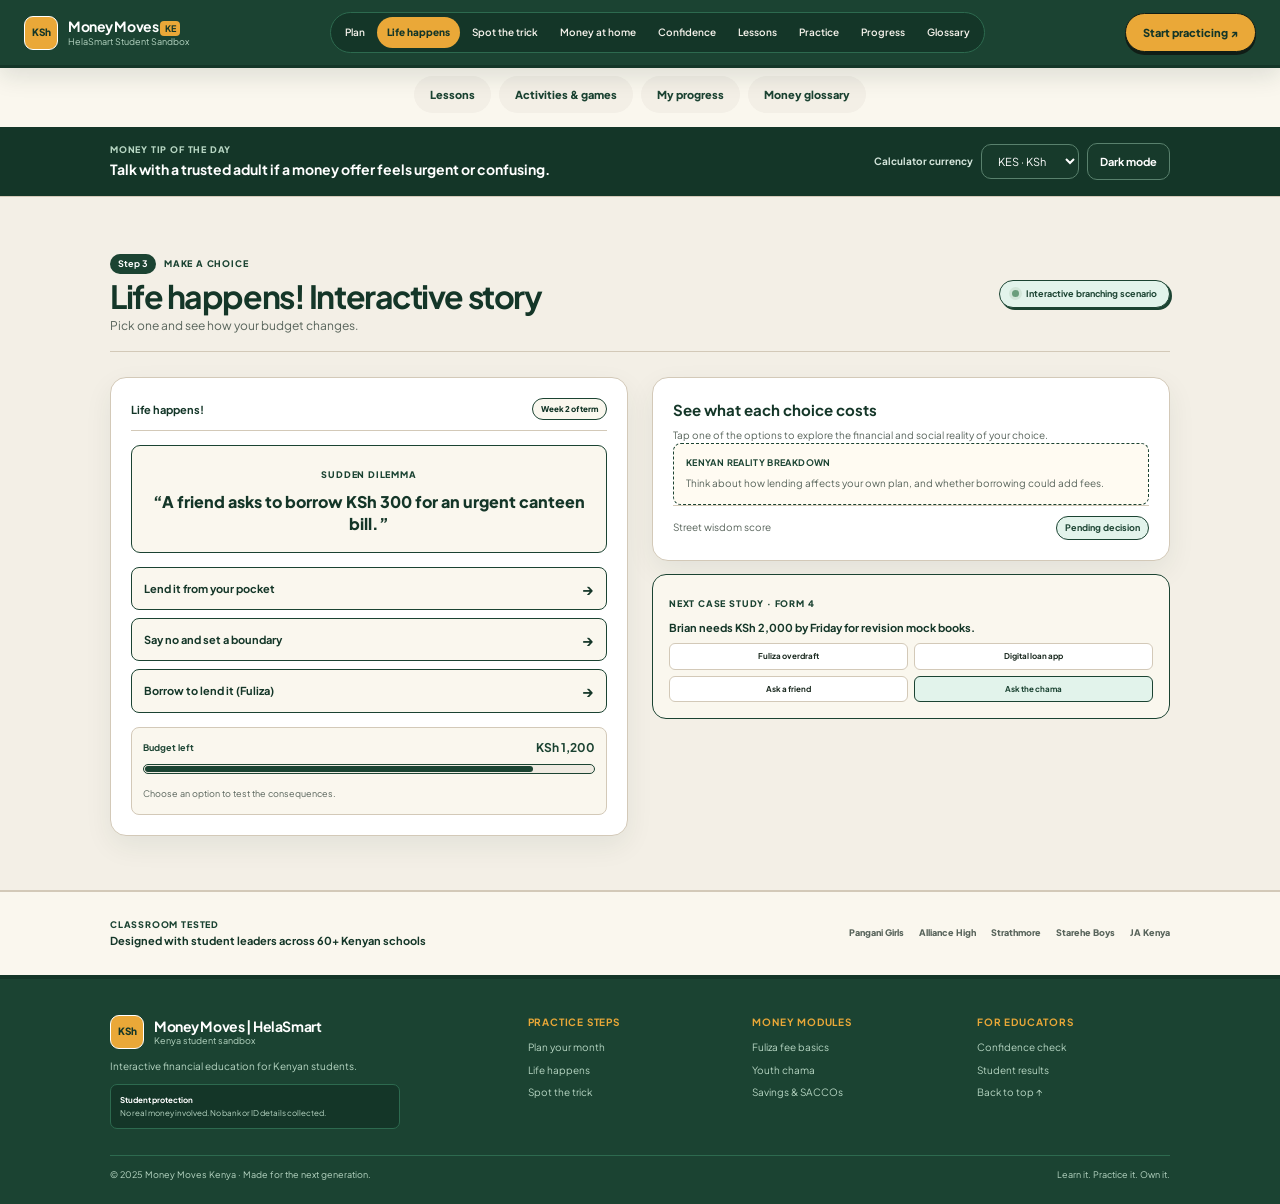
<file: life-happens.html>
<!doctype html>
<html lang="en">
<head>
  <meta charset="utf-8">
  <meta name="viewport" content="width=device-width, initial-scale=1">
  <meta name="theme-color" content="#1b4332">
  <meta name="description" content="Practice real-life money choices in this friendly Kenyan student financial literacy sandbox.">
  <title>Life happens | Money Moves Kenya</title>
  <link rel="preconnect" href="https://fonts.googleapis.com">
  <link rel="preconnect" href="https://fonts.gstatic.com" crossorigin>
  <link href="https://fonts.googleapis.com/css2?family=Plus+Jakarta+Sans:wght@400;500;600;700;800&display=swap" rel="stylesheet">
  <link rel="stylesheet" href="style.css">
  <script src="script.js" defer></script>
  <script src="learning.js" defer></script>
</head>
<body>
  <header class="site-header">
    <a class="brand" href="#top" aria-label="Money Moves home">
      <span class="brand-mark" aria-hidden="true">KSh</span>
      <span class="brand-copy"><strong>Money Moves <span class="country-tag">KE</span></strong><small>HelaSmart Student Sandbox</small></span>
    </a>
    <nav class="desktop-nav" aria-label="Main navigation">
      <a href="#plan-section">Plan</a><a href="#life-happens">Life happens</a><a href="#spot-the-trick">Spot the trick</a><a href="#money-at-home">Money at home</a><a href="#confidence-check">Confidence</a><a href="#learning-hub">Lessons</a><a href="#activities">Practice</a><a href="#progress-dashboard">Progress</a><a href="#glossary">Glossary</a>
    </nav>
    <a class="header-cta" href="#plan-section">Start practicing <span aria-hidden="true">↗</span></a>
  </header>

  <main id="top">
    <section class="hero section-shell">
      <div class="eyebrow"><span class="status-dot"></span> Money Moves · Kenya High School Edition</div>
      <h1>Learn money by practicing real <span>Kenyan situations.</span></h1>
      <p>No real money. No signup. Just street-tested financial instincts for Kenyan students.</p>
      <div class="quick-links">
        <a class="quick-link active" href="#plan-section"><span class="quick-icon">▤</span>Plan your month</a>
        <a class="quick-link" href="#life-happens"><span class="quick-icon">◉</span>Play a story</a>
        <a class="quick-link" href="#spot-the-trick"><span class="quick-icon">⌕</span>Spot the trick</a>
        <a class="quick-link" href="#money-at-home"><span class="quick-icon">⌂</span>Money at home</a>
        <a class="quick-link" href="#confidence-check"><span class="quick-icon">✓</span>Confidence check</a>
      </div>
      <p class="hero-footnote">Choose a topic to open its own page. Your learning tools are always one click away.</p>
    </section>

    <nav class="hub-nav" aria-label="Learning hub navigation"><a href="#learning-hub">Lessons</a><a href="#activities">Activities &amp; games</a><a href="#progress-dashboard">My progress</a><a href="#glossary">Money glossary</a></nav>
    <section class="learning-tools" aria-label="Learning tools">
      <div class="learning-tools-inner"><div class="daily-tip"><span class="kicker">Money tip of the day</span><strong id="daily-tip-text">A small plan today can make a surprise expense easier tomorrow.</strong></div><div class="tool-controls"><label for="currency-select">Calculator currency</label><select id="currency-select" aria-label="Calculator currency"><option value="KES">KES · KSh</option><option value="USD">USD · $</option><option value="EUR">EUR · €</option><option value="GBP">GBP · £</option><option value="TZS">TZS · TSh</option><option value="UGX">UGX · USh</option></select><button class="theme-toggle" id="theme-toggle" type="button" aria-pressed="false">Dark mode</button></div></div>
    </section>

    <section class="content-section" id="plan-section">
      <div class="section-wrap">
        <div class="section-heading split-heading"><div><span class="step-label">Step 1 &amp; 2</span><span class="kicker">Plan your month</span><h2>My Money Plan</h2><p>Split your starting cash before the month gets crazy.</p></div><span class="context-chip">Realistic Nairobi student pocket allowance</span></div>
        <div class="two-column">
          <div class="card budget-card">
            <div class="money-total"><div><label for="allowance">Step 1: My money</label><strong id="pocket-money-display">KSh 1,500</strong></div><span>Term pocket allowance</span></div>
            <div class="slider-heading"><strong>Step 2: Split it</strong><span>Adjust your Kenyan spend</span></div>
            <div class="budget-sliders">
              <div class="slider-row"><label for="slider-airtime">Airtime &amp; data <output id="val-airtime">KSh 300</output></label><input id="slider-airtime" data-label="airtime" type="range" min="50" max="600" step="50" value="300"></div>
              <div class="slider-row"><label for="slider-transport">Transport (matatu) <output id="val-transport">KSh 400</output></label><input id="slider-transport" data-label="transport" type="range" min="100" max="700" step="50" value="400"></div>
              <div class="slider-row"><label for="slider-food">Food &amp; tuckshop <output id="val-food">KSh 350</output></label><input id="slider-food" data-label="food" type="range" min="100" max="600" step="50" value="350"></div>
              <div class="slider-row savings-row"><label for="slider-savings">Savings (don't touch) <output id="val-savings">KSh 150</output></label><input id="slider-savings" data-label="savings" type="range" min="50" max="500" step="50" value="150"></div>
              <div class="slider-row"><label for="slider-giving">Giving &amp; sadaka <output id="val-giving">KSh 100</output></label><input id="slider-giving" data-label="giving" type="range" min="0" max="300" step="25" value="100"></div>
              <div class="slider-row"><label for="slider-wants">Wants &amp; squad chill <output id="val-wants">KSh 0</output></label><input id="slider-wants" data-label="wants" type="range" min="0" max="400" step="50" value="0"></div>
            </div>
            <div class="budget-footer"><div class="budget-summary"><span>Left unallocated</span><strong id="budget-left-pill" aria-live="polite">Left: KSh 200</strong></div><div class="progress-track" role="progressbar" aria-label="Pocket money allocated" aria-valuemin="0" aria-valuemax="100" aria-valuenow="87"><span id="budget-progress-bar"></span></div><a class="button button-primary full-width" href="#life-happens">Start the month <span aria-hidden="true">→</span></a></div>
          </div>
          <aside class="side-notes"><div class="note-card"><h3>Why students crash in week 3</h3><p>Matatu fare hikes, school surprises, and small mobile money fees can throw off your plans.</p><div class="rule-box"><strong>The 50 / 30 / 20 student rule</strong><p>50% needs · 30% wants · 20% savings</p></div></div><div class="alert-note"><strong>Reality check</strong><p>If your buffer reaches KSh 0, a lost ID or group project printout could mean borrowing from friends.</p></div></aside>
        </div>
      </div>
    </section>

    <section class="content-section section-tint" id="life-happens">
      <div class="section-wrap"><div class="section-heading split-heading"><div><span class="step-label">Step 3</span><span class="kicker">Make a choice</span><h2>Life happens! Interactive story</h2><p>Pick one and see how your budget changes.</p></div><span class="context-chip"><span class="status-dot"></span> Interactive branching scenario</span></div>
        <div class="two-column story-layout"><div class="card story-card"><div class="card-topline"><strong>Life happens!</strong><span class="mini-pill">Week 2 of term</span></div><div class="scenario"><span class="kicker">Sudden dilemma</span><p>“A friend asks to borrow KSh 300 for an urgent canteen bill.”</p></div><div class="choice-list"><button class="choice-button" data-choice="lend">Lend it from your pocket <span>→</span></button><button class="choice-button" data-choice="say_no">Say no and set a boundary <span>→</span></button><button class="choice-button" data-choice="fuliza">Borrow to lend it (Fuliza) <span>→</span></button></div><div class="budget-meter"><div><span>Budget left</span><strong id="dilemma-budget-txt">KSh 1,200</strong></div><div class="progress-track"><span id="dilemma-bar"></span></div><small>Choose an option to test the consequences.</small></div></div>
          <div class="story-side"><div class="card consequence-card" aria-live="polite"><h3 id="consequence-title">See what each choice costs</h3><p id="consequence-text">Tap one of the options to explore the financial and social reality of your choice.</p><div class="dashed-note"><strong>Kenyan reality breakdown</strong><p id="cost-details">Think about how lending affects your own plan, and whether borrowing could add fees.</p></div><div class="score-line"><span>Street wisdom score</span><strong id="choice-badge">Pending decision</strong></div></div><div class="case-note"><span class="kicker">Next case study · Form 4</span><p>Brian needs KSh 2,000 by Friday for revision mock books.</p><div class="tag-grid"><span>Fuliza overdraft</span><span>Digital loan app</span><span>Ask a friend</span><span class="tag-good">Ask the chama</span></div></div></div>
        </div>
      </div>
    </section>

    <section class="content-section" id="results"><div class="section-wrap narrow-wrap"><div class="section-heading centered"><span class="step-label">Keep going</span><h2>My Results</h2><p>Here is how your simulation month wrapped up.</p></div><div class="card results-card"><div class="saving-banner"><span class="kicker">End of month reserve</span><strong id="saved-total">You saved KSh 250</strong><small>Intact for a holiday or unexpected school gear!</small></div><div class="result-list"><div class="result-alert"><strong>⚠ Went over on transport</strong><span>+ KSh 100 spent</span></div><div class="result-tip">✦ Tip: Save first, then spend</div><div class="result-tip">✓ Tip: Check the cost before you borrow</div></div><button class="button button-primary full-width" id="try-again">Try again</button><a class="button button-secondary full-width" href="#spot-the-trick">Next: Spot the trick →</a></div></div></section>

    <section class="content-section section-tint" id="spot-the-trick"><div class="section-wrap narrow-wrap"><div class="section-heading centered"><span class="step-label">Stay sharp</span><h2>Spot the Trick</h2><p>Fake prizes and rogue loan messages can target anyone.</p></div><div class="card quiz-card"><div class="card-topline"><strong>Spot the trick</strong><span class="mini-pill dark-pill">Scam radar</span></div><div class="scenario scam-message"><span class="kicker">Incoming SMS / WhatsApp</span><p>“CONGRATULATIONS! You won KSh 50,000. Send KSh 500 facilitation fee to claim it.”</p></div><div class="binary-actions"><button class="button button-mint" data-scam-answer="real">Real</button><button class="button button-blush" data-scam-answer="fake">Fake</button></div><div class="dashed-note quiz-feedback" aria-live="polite"><strong>Red flags</strong><p id="scam-feedback-text">Legitimate promotions never ask you to send money first to receive a prize.</p></div><div class="score-line"><span>Radar proficiency</span><strong id="scam-score">Score: 3 / 5</strong></div></div></div></section>

    <section class="content-section" id="money-at-home"><div class="section-wrap narrow-wrap"><div class="section-heading centered"><span class="step-label">Learn together</span><h2>Money at Home</h2><p>Decode the financial tools Kenyan families use every day.</p></div><div class="card decoder-card"><div class="card-topline"><strong>Money at home</strong><span class="mini-pill green-pill">Knowledge vault</span></div><div class="decoder-tabs" role="tablist" aria-label="Money topics"><button class="decoder-tab active" role="tab" aria-selected="true" data-decoder="fuliza">Fuliza (overdraft)<span>⌄</span></button><button class="decoder-tab" role="tab" aria-selected="false" data-decoder="mpesa_go">M-Pesa Go (junior account)<span>›</span></button><button class="decoder-tab" role="tab" aria-selected="false" data-decoder="chama">Chama (table banking)<span>›</span></button><button class="decoder-tab" role="tab" aria-selected="false" data-decoder="sacco">SACCO (cooperative savings)<span>›</span></button></div><div class="dashed-note decoder-content" id="decoder-content" aria-live="polite"></div></div></div></section>

    <section class="content-section section-tint" id="confidence-check"><div class="section-wrap narrow-wrap"><div class="section-heading centered"><span class="step-label">Check in</span><h2>Confidence Check</h2><p>Measure your instincts before and after practicing.</p></div><div class="card confidence-card"><div class="card-topline"><strong>Confidence check</strong><span class="mini-pill">Self-audit</span></div><div class="confidence-prompt"><strong id="confidence-question">How sure am I about borrowing money?</strong><p>Tap a number from Not sure (1) to Very sure (5)</p></div><div class="confidence-scale" role="group" aria-label="Confidence from one to five"><div class="scale-buttons"> <button class="scale-button" data-confidence="1" aria-pressed="false">1</button><button class="scale-button" data-confidence="2" aria-pressed="false">2</button><button class="scale-button selected" data-confidence="3" aria-pressed="true">3</button><button class="scale-button" data-confidence="4" aria-pressed="false">4</button><button class="scale-button" data-confidence="5" aria-pressed="false">5</button></div><div class="scale-labels"><span>Not sure</span><span>Very sure</span></div></div><div class="score-cards"><div><span>Before</span><strong>2 / 5</strong><small>Baseline instinct</small></div><div class="after-score"><span>After</span><strong id="after-score">4 / 5</strong><small>Street smart</small></div></div><button class="button button-primary full-width" id="next-question">Next question <span aria-hidden="true">→</span></button></div></div></section>

    <section class="content-section learning-section" id="learning-hub"><div class="section-wrap"><div class="section-heading split-heading"><div><span class="step-label">Learn at your pace</span><span class="kicker">Interactive lessons</span><h2>Money Moves Learning Hub</h2><p>Short lessons, quick checks, and practical examples for everyday money choices.</p></div><span class="context-chip" id="lesson-completion-summary">0 of 9 lessons completed</span></div><div class="lesson-layout"><aside class="lesson-list" id="lesson-list" aria-label="Choose a lesson"></aside><div class="card lesson-player" id="lesson-player"><div class="lesson-player-top"><div><span class="kicker" id="lesson-category">Lesson 1</span><h3 id="lesson-title">Budgeting Basics</h3></div><span class="slide-counter" id="slide-counter">1 of 8</span></div><div class="progress-track lesson-progress" role="progressbar" aria-label="Lesson progress" aria-valuemin="0" aria-valuemax="100" aria-valuenow="12"><span id="lesson-progress-bar"></span></div><article class="lesson-slide" aria-live="polite"><span class="lesson-illustration" id="lesson-icon" aria-hidden="true">01</span><h4 id="slide-heading">Give every shilling a job</h4><p id="slide-copy"></p><div class="mini-question" id="mini-question" hidden><strong id="mini-question-text"></strong><div id="mini-question-options"></div><p id="mini-question-feedback" aria-live="polite"></p></div></article><div class="lesson-controls"><button class="button button-secondary" id="lesson-back" type="button">← Back</button><span class="keyboard-hint">Tip: arrow keys move slides</span><button class="button button-primary" id="lesson-next" type="button">Next →</button></div><div class="quiz-panel" id="lesson-quiz" hidden><span class="kicker">Lesson check</span><h4 id="quiz-title">Quick quiz</h4><div id="quiz-body"></div><button class="button button-primary full-width" id="quiz-retry" type="button" hidden>Try again</button></div></div></div></div></section>

    <section class="content-section section-tint" id="activities"><div class="section-wrap"><div class="section-heading split-heading"><div><span class="step-label">Practice by doing</span><span class="kicker">Activities &amp; games</span><h2>Make money concepts stick</h2><p>Try the tools, play through choices, and see how small decisions add up.</p></div><span class="context-chip" id="activity-count">0 activities finished</span></div><div class="activities-grid">
      <article class="card activity-card" data-activity="budget-builder"><div class="activity-heading"><span class="activity-icon">01</span><div><span class="kicker">Plan it</span><h3>Budget Builder</h3></div></div><label class="field-label" for="monthly-income">Monthly income</label><input class="text-field" id="monthly-income" type="number" min="0" max="100000000" value="30000" inputmode="decimal"><div class="builder-layout"><div class="builder-sliders"><label class="activity-range">Rent <output id="builder-rent-value"></output><input type="range" min="0" max="20000" step="500" value="10000" data-budget="rent"></label><label class="activity-range">Food <output id="builder-food-value"></output><input type="range" min="0" max="12000" step="250" value="6000" data-budget="food"></label><label class="activity-range">Transport <output id="builder-transport-value"></output><input type="range" min="0" max="8000" step="250" value="3000" data-budget="transport"></label><label class="activity-range">Savings <output id="builder-savings-value"></output><input type="range" min="0" max="10000" step="250" value="4000" data-budget="savings"></label><label class="activity-range">Fun <output id="builder-fun-value"></output><input type="range" min="0" max="8000" step="250" value="2000" data-budget="fun"></label></div><div class="pie-wrap"><div class="pie-chart" id="budget-pie" role="img" aria-label="Budget allocation pie chart"></div><strong id="budget-remaining">Remaining: KSh 5,000</strong><small id="budget-chart-caption">Your monthly budget</small></div></div><button class="button button-secondary mark-activity" type="button">Finish activity</button></article>
      <article class="card activity-card" data-activity="goal-planner"><div class="activity-heading"><span class="activity-icon">02</span><div><span class="kicker">Build a habit</span><h3>Savings Goal Planner</h3></div></div><label class="field-label" for="goal-name">What are you saving for?</label><input class="text-field" id="goal-name" maxlength="50" value="A new laptop"><label class="field-label" for="goal-amount">Goal amount (<span data-currency-code>KES</span>)</label><input class="text-field currency-input" id="goal-amount" type="number" min="1" value="60000"><label class="field-label" for="goal-monthly">Save each month (<span data-currency-code>KES</span>)</label><input class="text-field currency-input" id="goal-monthly" type="number" min="1" value="5000"><label class="field-label" for="goal-saved">Already saved (<span data-currency-code>KES</span>)</label><input class="text-field currency-input" id="goal-saved" type="number" min="0" value="0"><div class="goal-result" aria-live="polite"><strong id="goal-time">12 months</strong><span id="goal-date">You can reach this goal with a steady plan.</span><div class="progress-track" role="progressbar" aria-label="Savings goal progress" aria-valuemin="0" aria-valuemax="100" aria-valuenow="0"><span id="goal-progress"></span></div></div><button class="button button-secondary mark-activity" type="button">Finish activity</button></article>
      <article class="card activity-card" data-activity="interest-calculator"><div class="activity-heading"><span class="activity-icon">03</span><div><span class="kicker">See growth</span><h3>Compound Interest</h3></div></div><label class="activity-range">Starting amount <output id="interest-start-value"></output><input type="range" min="0" max="100000" step="1000" value="10000" data-interest="start"></label><label class="activity-range">Monthly contribution <output id="interest-monthly-value"></output><input type="range" min="0" max="20000" step="500" value="2000" data-interest="monthly"></label><label class="activity-range">Annual interest rate <output id="interest-rate-value"></output><input type="range" min="0" max="20" step="0.5" value="6" data-interest="rate"></label><label class="activity-range">Years <output id="interest-years-value"></output><input type="range" min="1" max="40" step="1" value="10" data-interest="years"></label><div class="chart-summary"><span>Estimated future value</span><strong id="interest-total"></strong></div><svg class="growth-chart" id="growth-chart" viewBox="0 0 360 140" role="img" aria-label="Projected savings growth chart"><polyline id="growth-line" points="" fill="none" stroke="currentColor" stroke-width="4" stroke-linecap="round" stroke-linejoin="round"></polyline></svg><button class="button button-secondary mark-activity" type="button">Finish activity</button></article>
      <article class="card activity-card" data-activity="debt-simulator"><div class="activity-heading"><span class="activity-icon">04</span><div><span class="kicker">Compare plans</span><h3>Debt Payoff Simulator</h3></div></div><label class="field-label" for="debt-balance">Debt balance (<span data-currency-code>KES</span>)</label><input class="text-field" id="debt-balance" type="number" min="1" value="50000"><label class="activity-range">Annual interest rate <output id="debt-rate-value">18%</output><input type="range" id="debt-rate" min="0" max="50" step="1" value="18"></label><label class="field-label" for="debt-minimum">Monthly minimum payment (<span data-currency-code>KES</span>)</label><input class="text-field" id="debt-minimum" type="number" min="1" value="3000"><label class="activity-range">Extra payment <output id="debt-extra-value"></output><input type="range" id="debt-extra" min="0" max="10000" step="250" value="2000"></label><div class="comparison-box" id="debt-comparison" aria-live="polite"></div><button class="button button-secondary mark-activity" type="button">Finish activity</button></article>
      <article class="card activity-card" data-activity="sorting-game"><div class="activity-heading"><span class="activity-icon">05</span><div><span class="kicker">Sort it out</span><h3>Needs vs Wants</h3></div></div><p class="activity-instructions">Tap an item, then choose a category. You can also drag an item.</p><div class="sorting-items" id="sorting-items"></div><div class="sort-buckets"><div class="sort-bucket" data-sort-bucket="needs" tabindex="0"><strong>Needs</strong><span>Essentials</span></div><div class="sort-bucket" data-sort-bucket="wants" tabindex="0"><strong>Wants</strong><span>Nice to have</span></div></div><div class="sort-feedback" id="sort-feedback" aria-live="polite">Sorted: 0 / 8 · Score: 0</div><button class="button button-secondary mark-activity" type="button">Finish activity</button></article>
      <article class="card activity-card" data-activity="scam-game"><div class="activity-heading"><span class="activity-icon">06</span><div><span class="kicker">Think twice</span><h3>Spot the Scam</h3></div></div><div class="scam-game-message"><span class="kicker" id="scam-game-channel">Text message</span><p id="scam-game-text"></p></div><div class="binary-actions"><button class="button button-blush" data-scam-game="scam" type="button">Scam</button><button class="button button-mint" data-scam-game="safe" type="button">Safe</button></div><p class="game-feedback" id="scam-game-feedback" aria-live="polite"></p><div class="score-line"><span>Messages reviewed</span><strong id="scam-game-score">0 / 5</strong></div><button class="button button-secondary mark-activity" type="button">Finish activity</button></article>
      <article class="card activity-card" data-activity="money-choices"><div class="activity-heading"><span class="activity-icon">07</span><div><span class="kicker">Choose your path</span><h3>Money Choices</h3></div></div><div class="choice-scenario"><span class="kicker" id="money-choice-step">Scenario 1 of 3</span><p id="money-choice-story"></p></div><div class="choice-list" id="money-choice-options"></div><p class="game-feedback" id="money-choice-feedback" aria-live="polite"></p><div class="score-line"><span>Practice balance</span><strong id="money-choice-balance"></strong></div><button class="button button-secondary mark-activity" type="button">Finish activity</button></article>
      <article class="card activity-card flashcard-card" data-activity="flashcards"><div class="activity-heading"><span class="activity-icon">08</span><div><span class="kicker">Remember the words</span><h3>Money Flashcards</h3></div></div><button class="flashcard" id="flashcard" type="button" aria-label="Flip flashcard"><span id="flashcard-term">Budget</span><small id="flashcard-hint">Tap to reveal the meaning</small></button><div class="flashcard-controls"><button class="button button-secondary" id="flashcard-back" type="button">← Previous</button><span id="flashcard-count">1 / 8</span><button class="button button-secondary" id="flashcard-next" type="button">Next →</button></div><button class="button button-secondary mark-activity" type="button">Finish activity</button></article>
    </div></div></section>

    <section class="content-section" id="progress-dashboard"><div class="section-wrap"><div class="section-heading split-heading"><div><span class="step-label">Your journey</span><span class="kicker">My progress</span><h2>Every smart move counts</h2><p>Your learning milestones are saved on this device.</p></div><button class="button button-secondary" type="button" id="reset-progress">Reset progress</button></div><div class="progress-dashboard"><article class="card progress-overview"><span class="kicker">Current level</span><strong class="level-title" id="level-title">Money Starter</strong><div class="xp-line"><span id="xp-total">0 XP</span><span id="xp-next">100 XP to next level</span></div><div class="progress-track"><span id="xp-progress"></span></div><div class="streak-card"><strong id="streak-count">0 days</strong><span>Daily learning streak</span></div></article><article class="card progress-list-card"><h3>Completed lessons</h3><div id="completed-lessons" class="progress-list"><p>Finish a lesson quiz to see it here.</p></div></article><article class="card progress-list-card"><h3>Badges earned</h3><div id="earned-badges" class="badge-list"><p>Complete an activity to earn your first badge.</p></div></article><article class="card progress-list-card"><h3>Quiz scores &amp; activities</h3><div id="progress-details" class="progress-list"><p>Your quiz scores and finished activities will appear here.</p></div></article></div></div></section>

    <section class="content-section section-tint" id="glossary"><div class="section-wrap narrow-wrap"><div class="section-heading centered"><span class="step-label">Look it up</span><h2>Money Glossary</h2><p>Simple explanations for common money words.</p></div><div class="card glossary-card"><label class="field-label" for="glossary-search">Search terms</label><input class="text-field" type="search" id="glossary-search" placeholder="Try “interest” or “inflation”" autocomplete="off"><div class="glossary-results" id="glossary-results" aria-live="polite"></div></div></div></section>

    <section class="classroom-strip"><div><span class="kicker">Classroom tested</span><strong>Designed with student leaders across 60+ Kenyan schools</strong></div><div class="school-list"><span>Pangani Girls</span><span>Alliance High</span><span>Strathmore</span><span>Starehe Boys</span><span>JA Kenya</span></div></section>
  </main>
  <footer class="site-footer"><div class="footer-grid"><div class="footer-brand"><a class="brand" href="#top"><span class="brand-mark">KSh</span><span class="brand-copy"><strong>Money Moves | HelaSmart</strong><small>Kenya student sandbox</small></span></a><p>Interactive financial education for Kenyan students.</p><div class="disclaimer"><strong>Student protection</strong><br>No real money involved. No bank or ID details collected.</div></div><div><h3>Practice steps</h3><a href="#plan-section">Plan your month</a><a href="#life-happens">Life happens</a><a href="#spot-the-trick">Spot the trick</a></div><div><h3>Money modules</h3><a href="#money-at-home">Fuliza fee basics</a><a href="#money-at-home">Youth chama</a><a href="#money-at-home">Savings &amp; SACCOs</a></div><div><h3>For educators</h3><a href="#confidence-check">Confidence check</a><a href="#results">Student results</a><a href="#top">Back to top ↑</a></div></div><div class="footer-bottom"><span>© 2025 Money Moves Kenya · Made for the next generation.</span><span>Learn it. Practice it. Own it.</span></div></footer>
</body>
</html>
</file>
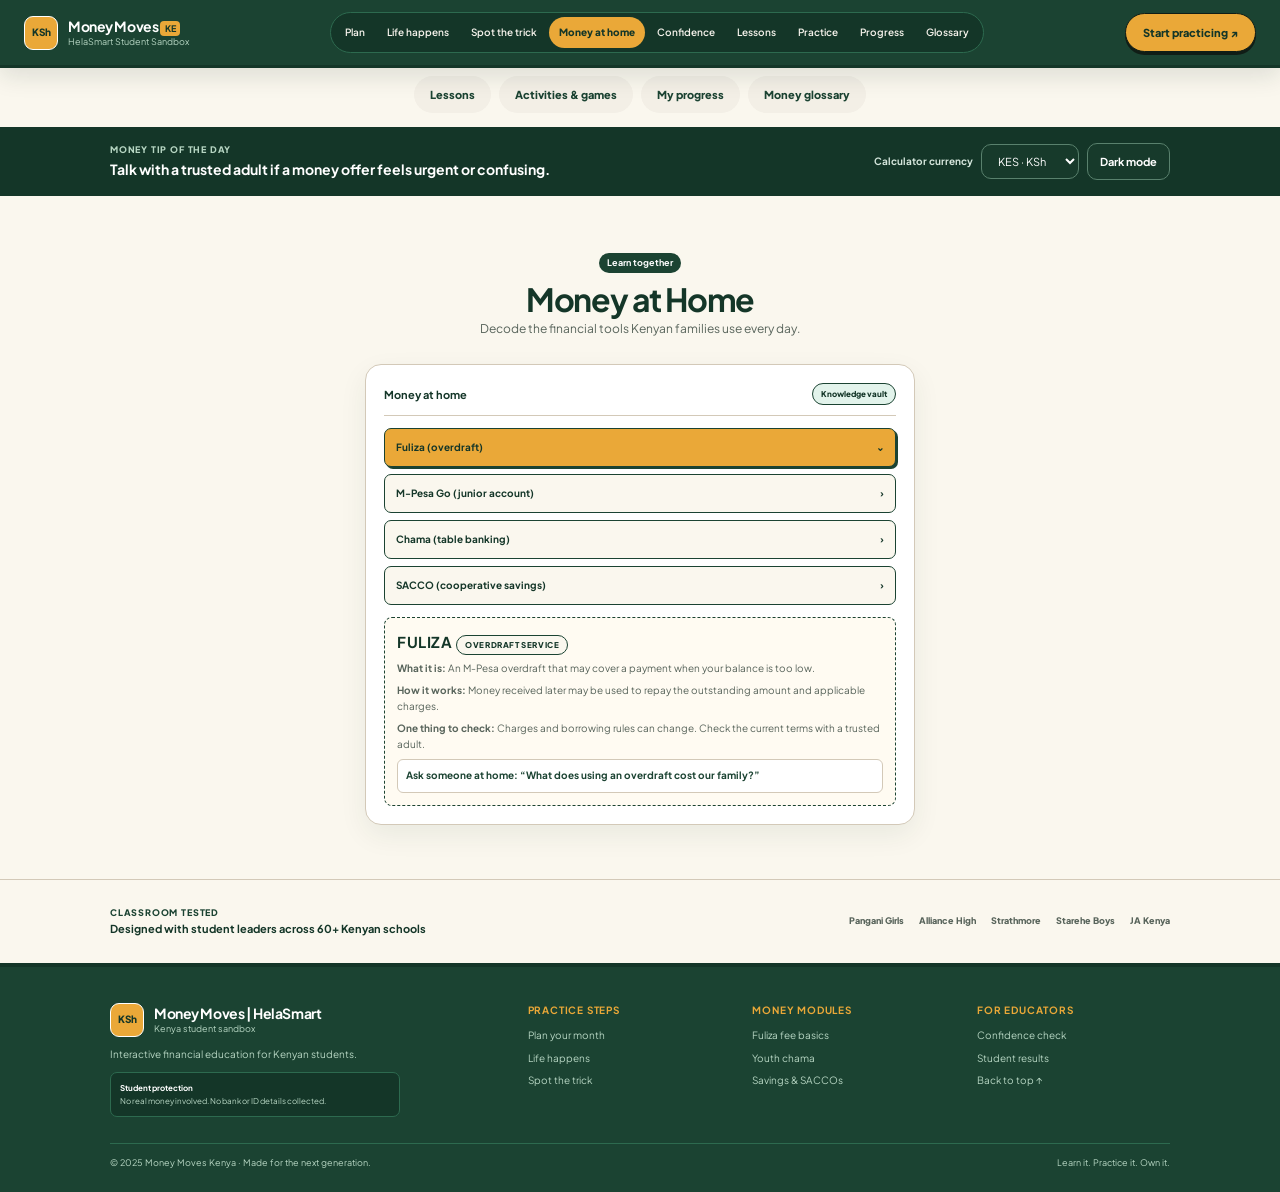
<file: money-at-home.html>
<!doctype html>
<html lang="en">
<head>
  <meta charset="utf-8">
  <meta name="viewport" content="width=device-width, initial-scale=1">
  <meta name="theme-color" content="#1b4332">
  <meta name="description" content="Practice real-life money choices in this friendly Kenyan student financial literacy sandbox.">
  <title>Money at home | Money Moves Kenya</title>
  <link rel="preconnect" href="https://fonts.googleapis.com">
  <link rel="preconnect" href="https://fonts.gstatic.com" crossorigin>
  <link href="https://fonts.googleapis.com/css2?family=Plus+Jakarta+Sans:wght@400;500;600;700;800&display=swap" rel="stylesheet">
  <link rel="stylesheet" href="style.css">
  <script src="script.js" defer></script>
  <script src="learning.js" defer></script>
</head>
<body>
  <header class="site-header">
    <a class="brand" href="#top" aria-label="Money Moves home">
      <span class="brand-mark" aria-hidden="true">KSh</span>
      <span class="brand-copy"><strong>Money Moves <span class="country-tag">KE</span></strong><small>HelaSmart Student Sandbox</small></span>
    </a>
    <nav class="desktop-nav" aria-label="Main navigation">
      <a href="#plan-section">Plan</a><a href="#life-happens">Life happens</a><a href="#spot-the-trick">Spot the trick</a><a href="#money-at-home">Money at home</a><a href="#confidence-check">Confidence</a><a href="#learning-hub">Lessons</a><a href="#activities">Practice</a><a href="#progress-dashboard">Progress</a><a href="#glossary">Glossary</a>
    </nav>
    <a class="header-cta" href="#plan-section">Start practicing <span aria-hidden="true">↗</span></a>
  </header>

  <main id="top">
    <section class="hero section-shell">
      <div class="eyebrow"><span class="status-dot"></span> Money Moves · Kenya High School Edition</div>
      <h1>Learn money by practicing real <span>Kenyan situations.</span></h1>
      <p>No real money. No signup. Just street-tested financial instincts for Kenyan students.</p>
      <div class="quick-links">
        <a class="quick-link active" href="#plan-section"><span class="quick-icon">▤</span>Plan your month</a>
        <a class="quick-link" href="#life-happens"><span class="quick-icon">◉</span>Play a story</a>
        <a class="quick-link" href="#spot-the-trick"><span class="quick-icon">⌕</span>Spot the trick</a>
        <a class="quick-link" href="#money-at-home"><span class="quick-icon">⌂</span>Money at home</a>
        <a class="quick-link" href="#confidence-check"><span class="quick-icon">✓</span>Confidence check</a>
      </div>
      <p class="hero-footnote">Choose a topic to open its own page. Your learning tools are always one click away.</p>
    </section>

    <nav class="hub-nav" aria-label="Learning hub navigation"><a href="#learning-hub">Lessons</a><a href="#activities">Activities &amp; games</a><a href="#progress-dashboard">My progress</a><a href="#glossary">Money glossary</a></nav>
    <section class="learning-tools" aria-label="Learning tools">
      <div class="learning-tools-inner"><div class="daily-tip"><span class="kicker">Money tip of the day</span><strong id="daily-tip-text">A small plan today can make a surprise expense easier tomorrow.</strong></div><div class="tool-controls"><label for="currency-select">Calculator currency</label><select id="currency-select" aria-label="Calculator currency"><option value="KES">KES · KSh</option><option value="USD">USD · $</option><option value="EUR">EUR · €</option><option value="GBP">GBP · £</option><option value="TZS">TZS · TSh</option><option value="UGX">UGX · USh</option></select><button class="theme-toggle" id="theme-toggle" type="button" aria-pressed="false">Dark mode</button></div></div>
    </section>

    <section class="content-section" id="plan-section">
      <div class="section-wrap">
        <div class="section-heading split-heading"><div><span class="step-label">Step 1 &amp; 2</span><span class="kicker">Plan your month</span><h2>My Money Plan</h2><p>Split your starting cash before the month gets crazy.</p></div><span class="context-chip">Realistic Nairobi student pocket allowance</span></div>
        <div class="two-column">
          <div class="card budget-card">
            <div class="money-total"><div><label for="allowance">Step 1: My money</label><strong id="pocket-money-display">KSh 1,500</strong></div><span>Term pocket allowance</span></div>
            <div class="slider-heading"><strong>Step 2: Split it</strong><span>Adjust your Kenyan spend</span></div>
            <div class="budget-sliders">
              <div class="slider-row"><label for="slider-airtime">Airtime &amp; data <output id="val-airtime">KSh 300</output></label><input id="slider-airtime" data-label="airtime" type="range" min="50" max="600" step="50" value="300"></div>
              <div class="slider-row"><label for="slider-transport">Transport (matatu) <output id="val-transport">KSh 400</output></label><input id="slider-transport" data-label="transport" type="range" min="100" max="700" step="50" value="400"></div>
              <div class="slider-row"><label for="slider-food">Food &amp; tuckshop <output id="val-food">KSh 350</output></label><input id="slider-food" data-label="food" type="range" min="100" max="600" step="50" value="350"></div>
              <div class="slider-row savings-row"><label for="slider-savings">Savings (don't touch) <output id="val-savings">KSh 150</output></label><input id="slider-savings" data-label="savings" type="range" min="50" max="500" step="50" value="150"></div>
              <div class="slider-row"><label for="slider-giving">Giving &amp; sadaka <output id="val-giving">KSh 100</output></label><input id="slider-giving" data-label="giving" type="range" min="0" max="300" step="25" value="100"></div>
              <div class="slider-row"><label for="slider-wants">Wants &amp; squad chill <output id="val-wants">KSh 0</output></label><input id="slider-wants" data-label="wants" type="range" min="0" max="400" step="50" value="0"></div>
            </div>
            <div class="budget-footer"><div class="budget-summary"><span>Left unallocated</span><strong id="budget-left-pill" aria-live="polite">Left: KSh 200</strong></div><div class="progress-track" role="progressbar" aria-label="Pocket money allocated" aria-valuemin="0" aria-valuemax="100" aria-valuenow="87"><span id="budget-progress-bar"></span></div><a class="button button-primary full-width" href="#life-happens">Start the month <span aria-hidden="true">→</span></a></div>
          </div>
          <aside class="side-notes"><div class="note-card"><h3>Why students crash in week 3</h3><p>Matatu fare hikes, school surprises, and small mobile money fees can throw off your plans.</p><div class="rule-box"><strong>The 50 / 30 / 20 student rule</strong><p>50% needs · 30% wants · 20% savings</p></div></div><div class="alert-note"><strong>Reality check</strong><p>If your buffer reaches KSh 0, a lost ID or group project printout could mean borrowing from friends.</p></div></aside>
        </div>
      </div>
    </section>

    <section class="content-section section-tint" id="life-happens">
      <div class="section-wrap"><div class="section-heading split-heading"><div><span class="step-label">Step 3</span><span class="kicker">Make a choice</span><h2>Life happens! Interactive story</h2><p>Pick one and see how your budget changes.</p></div><span class="context-chip"><span class="status-dot"></span> Interactive branching scenario</span></div>
        <div class="two-column story-layout"><div class="card story-card"><div class="card-topline"><strong>Life happens!</strong><span class="mini-pill">Week 2 of term</span></div><div class="scenario"><span class="kicker">Sudden dilemma</span><p>“A friend asks to borrow KSh 300 for an urgent canteen bill.”</p></div><div class="choice-list"><button class="choice-button" data-choice="lend">Lend it from your pocket <span>→</span></button><button class="choice-button" data-choice="say_no">Say no and set a boundary <span>→</span></button><button class="choice-button" data-choice="fuliza">Borrow to lend it (Fuliza) <span>→</span></button></div><div class="budget-meter"><div><span>Budget left</span><strong id="dilemma-budget-txt">KSh 1,200</strong></div><div class="progress-track"><span id="dilemma-bar"></span></div><small>Choose an option to test the consequences.</small></div></div>
          <div class="story-side"><div class="card consequence-card" aria-live="polite"><h3 id="consequence-title">See what each choice costs</h3><p id="consequence-text">Tap one of the options to explore the financial and social reality of your choice.</p><div class="dashed-note"><strong>Kenyan reality breakdown</strong><p id="cost-details">Think about how lending affects your own plan, and whether borrowing could add fees.</p></div><div class="score-line"><span>Street wisdom score</span><strong id="choice-badge">Pending decision</strong></div></div><div class="case-note"><span class="kicker">Next case study · Form 4</span><p>Brian needs KSh 2,000 by Friday for revision mock books.</p><div class="tag-grid"><span>Fuliza overdraft</span><span>Digital loan app</span><span>Ask a friend</span><span class="tag-good">Ask the chama</span></div></div></div>
        </div>
      </div>
    </section>

    <section class="content-section" id="results"><div class="section-wrap narrow-wrap"><div class="section-heading centered"><span class="step-label">Keep going</span><h2>My Results</h2><p>Here is how your simulation month wrapped up.</p></div><div class="card results-card"><div class="saving-banner"><span class="kicker">End of month reserve</span><strong id="saved-total">You saved KSh 250</strong><small>Intact for a holiday or unexpected school gear!</small></div><div class="result-list"><div class="result-alert"><strong>⚠ Went over on transport</strong><span>+ KSh 100 spent</span></div><div class="result-tip">✦ Tip: Save first, then spend</div><div class="result-tip">✓ Tip: Check the cost before you borrow</div></div><button class="button button-primary full-width" id="try-again">Try again</button><a class="button button-secondary full-width" href="#spot-the-trick">Next: Spot the trick →</a></div></div></section>

    <section class="content-section section-tint" id="spot-the-trick"><div class="section-wrap narrow-wrap"><div class="section-heading centered"><span class="step-label">Stay sharp</span><h2>Spot the Trick</h2><p>Fake prizes and rogue loan messages can target anyone.</p></div><div class="card quiz-card"><div class="card-topline"><strong>Spot the trick</strong><span class="mini-pill dark-pill">Scam radar</span></div><div class="scenario scam-message"><span class="kicker">Incoming SMS / WhatsApp</span><p>“CONGRATULATIONS! You won KSh 50,000. Send KSh 500 facilitation fee to claim it.”</p></div><div class="binary-actions"><button class="button button-mint" data-scam-answer="real">Real</button><button class="button button-blush" data-scam-answer="fake">Fake</button></div><div class="dashed-note quiz-feedback" aria-live="polite"><strong>Red flags</strong><p id="scam-feedback-text">Legitimate promotions never ask you to send money first to receive a prize.</p></div><div class="score-line"><span>Radar proficiency</span><strong id="scam-score">Score: 3 / 5</strong></div></div></div></section>

    <section class="content-section" id="money-at-home"><div class="section-wrap narrow-wrap"><div class="section-heading centered"><span class="step-label">Learn together</span><h2>Money at Home</h2><p>Decode the financial tools Kenyan families use every day.</p></div><div class="card decoder-card"><div class="card-topline"><strong>Money at home</strong><span class="mini-pill green-pill">Knowledge vault</span></div><div class="decoder-tabs" role="tablist" aria-label="Money topics"><button class="decoder-tab active" role="tab" aria-selected="true" data-decoder="fuliza">Fuliza (overdraft)<span>⌄</span></button><button class="decoder-tab" role="tab" aria-selected="false" data-decoder="mpesa_go">M-Pesa Go (junior account)<span>›</span></button><button class="decoder-tab" role="tab" aria-selected="false" data-decoder="chama">Chama (table banking)<span>›</span></button><button class="decoder-tab" role="tab" aria-selected="false" data-decoder="sacco">SACCO (cooperative savings)<span>›</span></button></div><div class="dashed-note decoder-content" id="decoder-content" aria-live="polite"></div></div></div></section>

    <section class="content-section section-tint" id="confidence-check"><div class="section-wrap narrow-wrap"><div class="section-heading centered"><span class="step-label">Check in</span><h2>Confidence Check</h2><p>Measure your instincts before and after practicing.</p></div><div class="card confidence-card"><div class="card-topline"><strong>Confidence check</strong><span class="mini-pill">Self-audit</span></div><div class="confidence-prompt"><strong id="confidence-question">How sure am I about borrowing money?</strong><p>Tap a number from Not sure (1) to Very sure (5)</p></div><div class="confidence-scale" role="group" aria-label="Confidence from one to five"><div class="scale-buttons"> <button class="scale-button" data-confidence="1" aria-pressed="false">1</button><button class="scale-button" data-confidence="2" aria-pressed="false">2</button><button class="scale-button selected" data-confidence="3" aria-pressed="true">3</button><button class="scale-button" data-confidence="4" aria-pressed="false">4</button><button class="scale-button" data-confidence="5" aria-pressed="false">5</button></div><div class="scale-labels"><span>Not sure</span><span>Very sure</span></div></div><div class="score-cards"><div><span>Before</span><strong>2 / 5</strong><small>Baseline instinct</small></div><div class="after-score"><span>After</span><strong id="after-score">4 / 5</strong><small>Street smart</small></div></div><button class="button button-primary full-width" id="next-question">Next question <span aria-hidden="true">→</span></button></div></div></section>

    <section class="content-section learning-section" id="learning-hub"><div class="section-wrap"><div class="section-heading split-heading"><div><span class="step-label">Learn at your pace</span><span class="kicker">Interactive lessons</span><h2>Money Moves Learning Hub</h2><p>Short lessons, quick checks, and practical examples for everyday money choices.</p></div><span class="context-chip" id="lesson-completion-summary">0 of 9 lessons completed</span></div><div class="lesson-layout"><aside class="lesson-list" id="lesson-list" aria-label="Choose a lesson"></aside><div class="card lesson-player" id="lesson-player"><div class="lesson-player-top"><div><span class="kicker" id="lesson-category">Lesson 1</span><h3 id="lesson-title">Budgeting Basics</h3></div><span class="slide-counter" id="slide-counter">1 of 8</span></div><div class="progress-track lesson-progress" role="progressbar" aria-label="Lesson progress" aria-valuemin="0" aria-valuemax="100" aria-valuenow="12"><span id="lesson-progress-bar"></span></div><article class="lesson-slide" aria-live="polite"><span class="lesson-illustration" id="lesson-icon" aria-hidden="true">01</span><h4 id="slide-heading">Give every shilling a job</h4><p id="slide-copy"></p><div class="mini-question" id="mini-question" hidden><strong id="mini-question-text"></strong><div id="mini-question-options"></div><p id="mini-question-feedback" aria-live="polite"></p></div></article><div class="lesson-controls"><button class="button button-secondary" id="lesson-back" type="button">← Back</button><span class="keyboard-hint">Tip: arrow keys move slides</span><button class="button button-primary" id="lesson-next" type="button">Next →</button></div><div class="quiz-panel" id="lesson-quiz" hidden><span class="kicker">Lesson check</span><h4 id="quiz-title">Quick quiz</h4><div id="quiz-body"></div><button class="button button-primary full-width" id="quiz-retry" type="button" hidden>Try again</button></div></div></div></div></section>

    <section class="content-section section-tint" id="activities"><div class="section-wrap"><div class="section-heading split-heading"><div><span class="step-label">Practice by doing</span><span class="kicker">Activities &amp; games</span><h2>Make money concepts stick</h2><p>Try the tools, play through choices, and see how small decisions add up.</p></div><span class="context-chip" id="activity-count">0 activities finished</span></div><div class="activities-grid">
      <article class="card activity-card" data-activity="budget-builder"><div class="activity-heading"><span class="activity-icon">01</span><div><span class="kicker">Plan it</span><h3>Budget Builder</h3></div></div><label class="field-label" for="monthly-income">Monthly income</label><input class="text-field" id="monthly-income" type="number" min="0" max="100000000" value="30000" inputmode="decimal"><div class="builder-layout"><div class="builder-sliders"><label class="activity-range">Rent <output id="builder-rent-value"></output><input type="range" min="0" max="20000" step="500" value="10000" data-budget="rent"></label><label class="activity-range">Food <output id="builder-food-value"></output><input type="range" min="0" max="12000" step="250" value="6000" data-budget="food"></label><label class="activity-range">Transport <output id="builder-transport-value"></output><input type="range" min="0" max="8000" step="250" value="3000" data-budget="transport"></label><label class="activity-range">Savings <output id="builder-savings-value"></output><input type="range" min="0" max="10000" step="250" value="4000" data-budget="savings"></label><label class="activity-range">Fun <output id="builder-fun-value"></output><input type="range" min="0" max="8000" step="250" value="2000" data-budget="fun"></label></div><div class="pie-wrap"><div class="pie-chart" id="budget-pie" role="img" aria-label="Budget allocation pie chart"></div><strong id="budget-remaining">Remaining: KSh 5,000</strong><small id="budget-chart-caption">Your monthly budget</small></div></div><button class="button button-secondary mark-activity" type="button">Finish activity</button></article>
      <article class="card activity-card" data-activity="goal-planner"><div class="activity-heading"><span class="activity-icon">02</span><div><span class="kicker">Build a habit</span><h3>Savings Goal Planner</h3></div></div><label class="field-label" for="goal-name">What are you saving for?</label><input class="text-field" id="goal-name" maxlength="50" value="A new laptop"><label class="field-label" for="goal-amount">Goal amount (<span data-currency-code>KES</span>)</label><input class="text-field currency-input" id="goal-amount" type="number" min="1" value="60000"><label class="field-label" for="goal-monthly">Save each month (<span data-currency-code>KES</span>)</label><input class="text-field currency-input" id="goal-monthly" type="number" min="1" value="5000"><label class="field-label" for="goal-saved">Already saved (<span data-currency-code>KES</span>)</label><input class="text-field currency-input" id="goal-saved" type="number" min="0" value="0"><div class="goal-result" aria-live="polite"><strong id="goal-time">12 months</strong><span id="goal-date">You can reach this goal with a steady plan.</span><div class="progress-track" role="progressbar" aria-label="Savings goal progress" aria-valuemin="0" aria-valuemax="100" aria-valuenow="0"><span id="goal-progress"></span></div></div><button class="button button-secondary mark-activity" type="button">Finish activity</button></article>
      <article class="card activity-card" data-activity="interest-calculator"><div class="activity-heading"><span class="activity-icon">03</span><div><span class="kicker">See growth</span><h3>Compound Interest</h3></div></div><label class="activity-range">Starting amount <output id="interest-start-value"></output><input type="range" min="0" max="100000" step="1000" value="10000" data-interest="start"></label><label class="activity-range">Monthly contribution <output id="interest-monthly-value"></output><input type="range" min="0" max="20000" step="500" value="2000" data-interest="monthly"></label><label class="activity-range">Annual interest rate <output id="interest-rate-value"></output><input type="range" min="0" max="20" step="0.5" value="6" data-interest="rate"></label><label class="activity-range">Years <output id="interest-years-value"></output><input type="range" min="1" max="40" step="1" value="10" data-interest="years"></label><div class="chart-summary"><span>Estimated future value</span><strong id="interest-total"></strong></div><svg class="growth-chart" id="growth-chart" viewBox="0 0 360 140" role="img" aria-label="Projected savings growth chart"><polyline id="growth-line" points="" fill="none" stroke="currentColor" stroke-width="4" stroke-linecap="round" stroke-linejoin="round"></polyline></svg><button class="button button-secondary mark-activity" type="button">Finish activity</button></article>
      <article class="card activity-card" data-activity="debt-simulator"><div class="activity-heading"><span class="activity-icon">04</span><div><span class="kicker">Compare plans</span><h3>Debt Payoff Simulator</h3></div></div><label class="field-label" for="debt-balance">Debt balance (<span data-currency-code>KES</span>)</label><input class="text-field" id="debt-balance" type="number" min="1" value="50000"><label class="activity-range">Annual interest rate <output id="debt-rate-value">18%</output><input type="range" id="debt-rate" min="0" max="50" step="1" value="18"></label><label class="field-label" for="debt-minimum">Monthly minimum payment (<span data-currency-code>KES</span>)</label><input class="text-field" id="debt-minimum" type="number" min="1" value="3000"><label class="activity-range">Extra payment <output id="debt-extra-value"></output><input type="range" id="debt-extra" min="0" max="10000" step="250" value="2000"></label><div class="comparison-box" id="debt-comparison" aria-live="polite"></div><button class="button button-secondary mark-activity" type="button">Finish activity</button></article>
      <article class="card activity-card" data-activity="sorting-game"><div class="activity-heading"><span class="activity-icon">05</span><div><span class="kicker">Sort it out</span><h3>Needs vs Wants</h3></div></div><p class="activity-instructions">Tap an item, then choose a category. You can also drag an item.</p><div class="sorting-items" id="sorting-items"></div><div class="sort-buckets"><div class="sort-bucket" data-sort-bucket="needs" tabindex="0"><strong>Needs</strong><span>Essentials</span></div><div class="sort-bucket" data-sort-bucket="wants" tabindex="0"><strong>Wants</strong><span>Nice to have</span></div></div><div class="sort-feedback" id="sort-feedback" aria-live="polite">Sorted: 0 / 8 · Score: 0</div><button class="button button-secondary mark-activity" type="button">Finish activity</button></article>
      <article class="card activity-card" data-activity="scam-game"><div class="activity-heading"><span class="activity-icon">06</span><div><span class="kicker">Think twice</span><h3>Spot the Scam</h3></div></div><div class="scam-game-message"><span class="kicker" id="scam-game-channel">Text message</span><p id="scam-game-text"></p></div><div class="binary-actions"><button class="button button-blush" data-scam-game="scam" type="button">Scam</button><button class="button button-mint" data-scam-game="safe" type="button">Safe</button></div><p class="game-feedback" id="scam-game-feedback" aria-live="polite"></p><div class="score-line"><span>Messages reviewed</span><strong id="scam-game-score">0 / 5</strong></div><button class="button button-secondary mark-activity" type="button">Finish activity</button></article>
      <article class="card activity-card" data-activity="money-choices"><div class="activity-heading"><span class="activity-icon">07</span><div><span class="kicker">Choose your path</span><h3>Money Choices</h3></div></div><div class="choice-scenario"><span class="kicker" id="money-choice-step">Scenario 1 of 3</span><p id="money-choice-story"></p></div><div class="choice-list" id="money-choice-options"></div><p class="game-feedback" id="money-choice-feedback" aria-live="polite"></p><div class="score-line"><span>Practice balance</span><strong id="money-choice-balance"></strong></div><button class="button button-secondary mark-activity" type="button">Finish activity</button></article>
      <article class="card activity-card flashcard-card" data-activity="flashcards"><div class="activity-heading"><span class="activity-icon">08</span><div><span class="kicker">Remember the words</span><h3>Money Flashcards</h3></div></div><button class="flashcard" id="flashcard" type="button" aria-label="Flip flashcard"><span id="flashcard-term">Budget</span><small id="flashcard-hint">Tap to reveal the meaning</small></button><div class="flashcard-controls"><button class="button button-secondary" id="flashcard-back" type="button">← Previous</button><span id="flashcard-count">1 / 8</span><button class="button button-secondary" id="flashcard-next" type="button">Next →</button></div><button class="button button-secondary mark-activity" type="button">Finish activity</button></article>
    </div></div></section>

    <section class="content-section" id="progress-dashboard"><div class="section-wrap"><div class="section-heading split-heading"><div><span class="step-label">Your journey</span><span class="kicker">My progress</span><h2>Every smart move counts</h2><p>Your learning milestones are saved on this device.</p></div><button class="button button-secondary" type="button" id="reset-progress">Reset progress</button></div><div class="progress-dashboard"><article class="card progress-overview"><span class="kicker">Current level</span><strong class="level-title" id="level-title">Money Starter</strong><div class="xp-line"><span id="xp-total">0 XP</span><span id="xp-next">100 XP to next level</span></div><div class="progress-track"><span id="xp-progress"></span></div><div class="streak-card"><strong id="streak-count">0 days</strong><span>Daily learning streak</span></div></article><article class="card progress-list-card"><h3>Completed lessons</h3><div id="completed-lessons" class="progress-list"><p>Finish a lesson quiz to see it here.</p></div></article><article class="card progress-list-card"><h3>Badges earned</h3><div id="earned-badges" class="badge-list"><p>Complete an activity to earn your first badge.</p></div></article><article class="card progress-list-card"><h3>Quiz scores &amp; activities</h3><div id="progress-details" class="progress-list"><p>Your quiz scores and finished activities will appear here.</p></div></article></div></div></section>

    <section class="content-section section-tint" id="glossary"><div class="section-wrap narrow-wrap"><div class="section-heading centered"><span class="step-label">Look it up</span><h2>Money Glossary</h2><p>Simple explanations for common money words.</p></div><div class="card glossary-card"><label class="field-label" for="glossary-search">Search terms</label><input class="text-field" type="search" id="glossary-search" placeholder="Try “interest” or “inflation”" autocomplete="off"><div class="glossary-results" id="glossary-results" aria-live="polite"></div></div></div></section>

    <section class="classroom-strip"><div><span class="kicker">Classroom tested</span><strong>Designed with student leaders across 60+ Kenyan schools</strong></div><div class="school-list"><span>Pangani Girls</span><span>Alliance High</span><span>Strathmore</span><span>Starehe Boys</span><span>JA Kenya</span></div></section>
  </main>
  <footer class="site-footer"><div class="footer-grid"><div class="footer-brand"><a class="brand" href="#top"><span class="brand-mark">KSh</span><span class="brand-copy"><strong>Money Moves | HelaSmart</strong><small>Kenya student sandbox</small></span></a><p>Interactive financial education for Kenyan students.</p><div class="disclaimer"><strong>Student protection</strong><br>No real money involved. No bank or ID details collected.</div></div><div><h3>Practice steps</h3><a href="#plan-section">Plan your month</a><a href="#life-happens">Life happens</a><a href="#spot-the-trick">Spot the trick</a></div><div><h3>Money modules</h3><a href="#money-at-home">Fuliza fee basics</a><a href="#money-at-home">Youth chama</a><a href="#money-at-home">Savings &amp; SACCOs</a></div><div><h3>For educators</h3><a href="#confidence-check">Confidence check</a><a href="#results">Student results</a><a href="#top">Back to top ↑</a></div></div><div class="footer-bottom"><span>© 2025 Money Moves Kenya · Made for the next generation.</span><span>Learn it. Practice it. Own it.</span></div></footer>
</body>
</html>
</file>
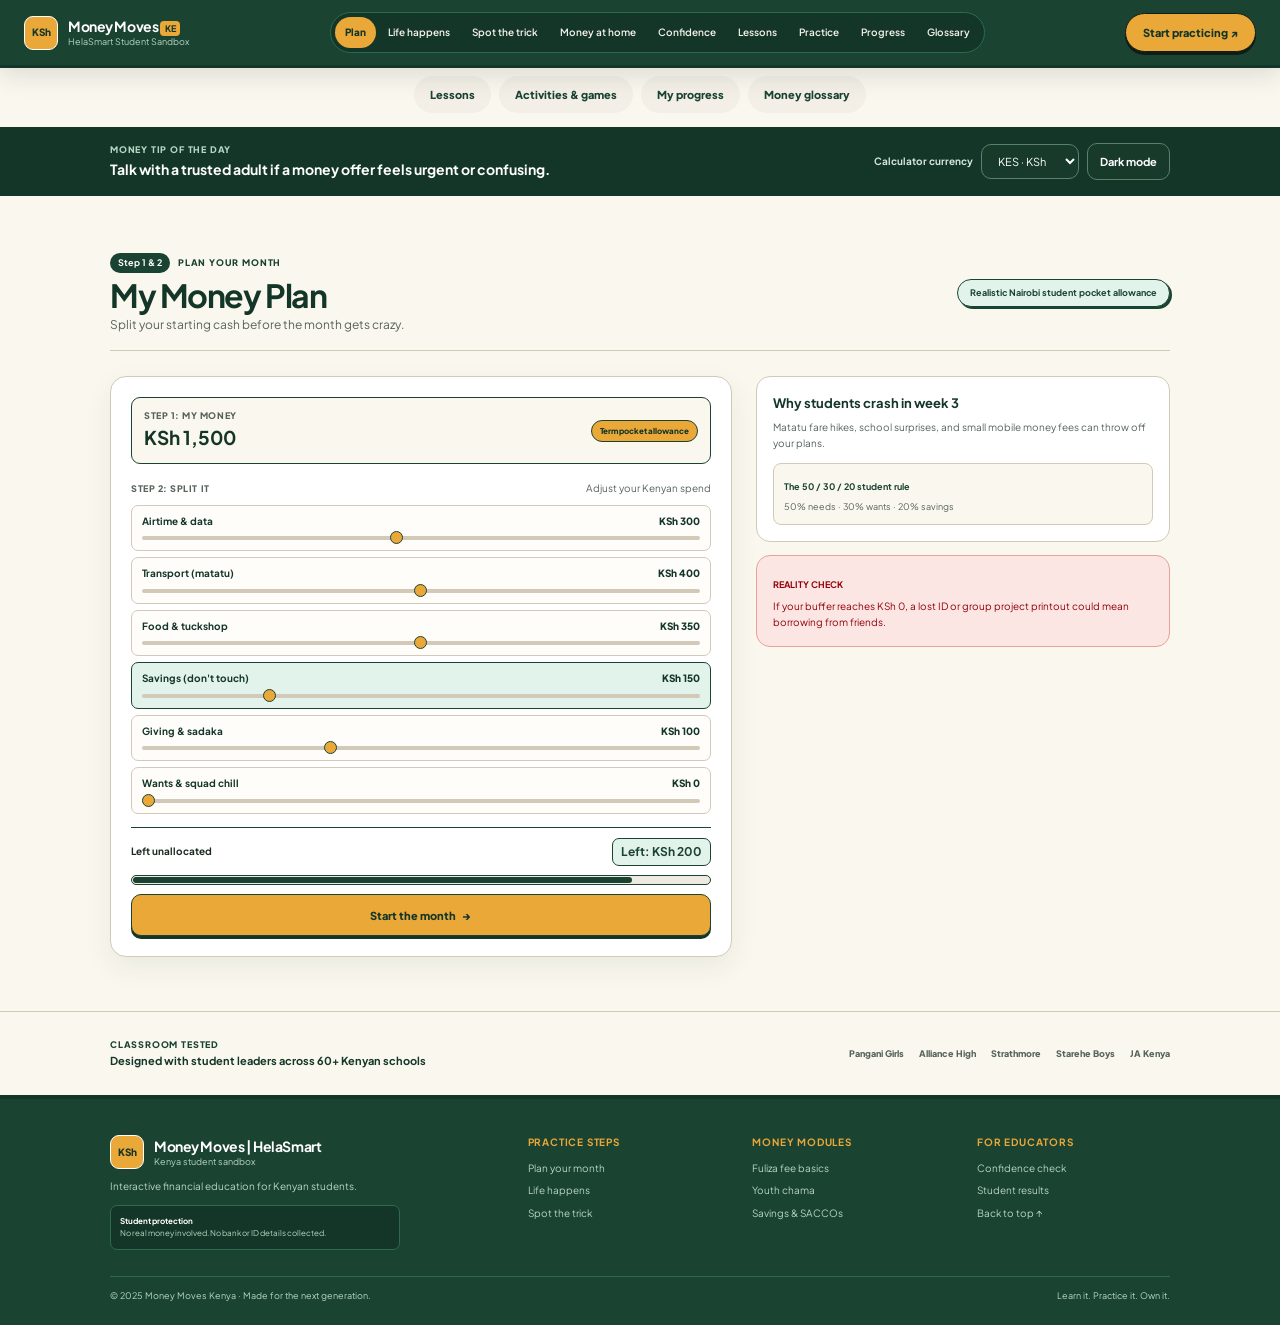
<file: plan.html>
<!doctype html>
<html lang="en">
<head>
  <meta charset="utf-8">
  <meta name="viewport" content="width=device-width, initial-scale=1">
  <meta name="theme-color" content="#1b4332">
  <meta name="description" content="Practice real-life money choices in this friendly Kenyan student financial literacy sandbox.">
  <title>Plan your month | Money Moves Kenya</title>
  <link rel="preconnect" href="https://fonts.googleapis.com">
  <link rel="preconnect" href="https://fonts.gstatic.com" crossorigin>
  <link href="https://fonts.googleapis.com/css2?family=Plus+Jakarta+Sans:wght@400;500;600;700;800&display=swap" rel="stylesheet">
  <link rel="stylesheet" href="style.css">
  <script src="script.js" defer></script>
  <script src="learning.js" defer></script>
</head>
<body>
  <header class="site-header">
    <a class="brand" href="#top" aria-label="Money Moves home">
      <span class="brand-mark" aria-hidden="true">KSh</span>
      <span class="brand-copy"><strong>Money Moves <span class="country-tag">KE</span></strong><small>HelaSmart Student Sandbox</small></span>
    </a>
    <nav class="desktop-nav" aria-label="Main navigation">
      <a href="#plan-section">Plan</a><a href="#life-happens">Life happens</a><a href="#spot-the-trick">Spot the trick</a><a href="#money-at-home">Money at home</a><a href="#confidence-check">Confidence</a><a href="#learning-hub">Lessons</a><a href="#activities">Practice</a><a href="#progress-dashboard">Progress</a><a href="#glossary">Glossary</a>
    </nav>
    <a class="header-cta" href="#plan-section">Start practicing <span aria-hidden="true">↗</span></a>
  </header>

  <main id="top">
    <section class="hero section-shell">
      <div class="eyebrow"><span class="status-dot"></span> Money Moves · Kenya High School Edition</div>
      <h1>Learn money by practicing real <span>Kenyan situations.</span></h1>
      <p>No real money. No signup. Just street-tested financial instincts for Kenyan students.</p>
      <div class="quick-links">
        <a class="quick-link active" href="#plan-section"><span class="quick-icon">▤</span>Plan your month</a>
        <a class="quick-link" href="#life-happens"><span class="quick-icon">◉</span>Play a story</a>
        <a class="quick-link" href="#spot-the-trick"><span class="quick-icon">⌕</span>Spot the trick</a>
        <a class="quick-link" href="#money-at-home"><span class="quick-icon">⌂</span>Money at home</a>
        <a class="quick-link" href="#confidence-check"><span class="quick-icon">✓</span>Confidence check</a>
      </div>
      <p class="hero-footnote">Choose a topic to open its own page. Your learning tools are always one click away.</p>
    </section>

    <nav class="hub-nav" aria-label="Learning hub navigation"><a href="#learning-hub">Lessons</a><a href="#activities">Activities &amp; games</a><a href="#progress-dashboard">My progress</a><a href="#glossary">Money glossary</a></nav>
    <section class="learning-tools" aria-label="Learning tools">
      <div class="learning-tools-inner"><div class="daily-tip"><span class="kicker">Money tip of the day</span><strong id="daily-tip-text">A small plan today can make a surprise expense easier tomorrow.</strong></div><div class="tool-controls"><label for="currency-select">Calculator currency</label><select id="currency-select" aria-label="Calculator currency"><option value="KES">KES · KSh</option><option value="USD">USD · $</option><option value="EUR">EUR · €</option><option value="GBP">GBP · £</option><option value="TZS">TZS · TSh</option><option value="UGX">UGX · USh</option></select><button class="theme-toggle" id="theme-toggle" type="button" aria-pressed="false">Dark mode</button></div></div>
    </section>

    <section class="content-section" id="plan-section">
      <div class="section-wrap">
        <div class="section-heading split-heading"><div><span class="step-label">Step 1 &amp; 2</span><span class="kicker">Plan your month</span><h2>My Money Plan</h2><p>Split your starting cash before the month gets crazy.</p></div><span class="context-chip">Realistic Nairobi student pocket allowance</span></div>
        <div class="two-column">
          <div class="card budget-card">
            <div class="money-total"><div><label for="allowance">Step 1: My money</label><strong id="pocket-money-display">KSh 1,500</strong></div><span>Term pocket allowance</span></div>
            <div class="slider-heading"><strong>Step 2: Split it</strong><span>Adjust your Kenyan spend</span></div>
            <div class="budget-sliders">
              <div class="slider-row"><label for="slider-airtime">Airtime &amp; data <output id="val-airtime">KSh 300</output></label><input id="slider-airtime" data-label="airtime" type="range" min="50" max="600" step="50" value="300"></div>
              <div class="slider-row"><label for="slider-transport">Transport (matatu) <output id="val-transport">KSh 400</output></label><input id="slider-transport" data-label="transport" type="range" min="100" max="700" step="50" value="400"></div>
              <div class="slider-row"><label for="slider-food">Food &amp; tuckshop <output id="val-food">KSh 350</output></label><input id="slider-food" data-label="food" type="range" min="100" max="600" step="50" value="350"></div>
              <div class="slider-row savings-row"><label for="slider-savings">Savings (don't touch) <output id="val-savings">KSh 150</output></label><input id="slider-savings" data-label="savings" type="range" min="50" max="500" step="50" value="150"></div>
              <div class="slider-row"><label for="slider-giving">Giving &amp; sadaka <output id="val-giving">KSh 100</output></label><input id="slider-giving" data-label="giving" type="range" min="0" max="300" step="25" value="100"></div>
              <div class="slider-row"><label for="slider-wants">Wants &amp; squad chill <output id="val-wants">KSh 0</output></label><input id="slider-wants" data-label="wants" type="range" min="0" max="400" step="50" value="0"></div>
            </div>
            <div class="budget-footer"><div class="budget-summary"><span>Left unallocated</span><strong id="budget-left-pill" aria-live="polite">Left: KSh 200</strong></div><div class="progress-track" role="progressbar" aria-label="Pocket money allocated" aria-valuemin="0" aria-valuemax="100" aria-valuenow="87"><span id="budget-progress-bar"></span></div><a class="button button-primary full-width" href="#life-happens">Start the month <span aria-hidden="true">→</span></a></div>
          </div>
          <aside class="side-notes"><div class="note-card"><h3>Why students crash in week 3</h3><p>Matatu fare hikes, school surprises, and small mobile money fees can throw off your plans.</p><div class="rule-box"><strong>The 50 / 30 / 20 student rule</strong><p>50% needs · 30% wants · 20% savings</p></div></div><div class="alert-note"><strong>Reality check</strong><p>If your buffer reaches KSh 0, a lost ID or group project printout could mean borrowing from friends.</p></div></aside>
        </div>
      </div>
    </section>

    <section class="content-section section-tint" id="life-happens">
      <div class="section-wrap"><div class="section-heading split-heading"><div><span class="step-label">Step 3</span><span class="kicker">Make a choice</span><h2>Life happens! Interactive story</h2><p>Pick one and see how your budget changes.</p></div><span class="context-chip"><span class="status-dot"></span> Interactive branching scenario</span></div>
        <div class="two-column story-layout"><div class="card story-card"><div class="card-topline"><strong>Life happens!</strong><span class="mini-pill">Week 2 of term</span></div><div class="scenario"><span class="kicker">Sudden dilemma</span><p>“A friend asks to borrow KSh 300 for an urgent canteen bill.”</p></div><div class="choice-list"><button class="choice-button" data-choice="lend">Lend it from your pocket <span>→</span></button><button class="choice-button" data-choice="say_no">Say no and set a boundary <span>→</span></button><button class="choice-button" data-choice="fuliza">Borrow to lend it (Fuliza) <span>→</span></button></div><div class="budget-meter"><div><span>Budget left</span><strong id="dilemma-budget-txt">KSh 1,200</strong></div><div class="progress-track"><span id="dilemma-bar"></span></div><small>Choose an option to test the consequences.</small></div></div>
          <div class="story-side"><div class="card consequence-card" aria-live="polite"><h3 id="consequence-title">See what each choice costs</h3><p id="consequence-text">Tap one of the options to explore the financial and social reality of your choice.</p><div class="dashed-note"><strong>Kenyan reality breakdown</strong><p id="cost-details">Think about how lending affects your own plan, and whether borrowing could add fees.</p></div><div class="score-line"><span>Street wisdom score</span><strong id="choice-badge">Pending decision</strong></div></div><div class="case-note"><span class="kicker">Next case study · Form 4</span><p>Brian needs KSh 2,000 by Friday for revision mock books.</p><div class="tag-grid"><span>Fuliza overdraft</span><span>Digital loan app</span><span>Ask a friend</span><span class="tag-good">Ask the chama</span></div></div></div>
        </div>
      </div>
    </section>

    <section class="content-section" id="results"><div class="section-wrap narrow-wrap"><div class="section-heading centered"><span class="step-label">Keep going</span><h2>My Results</h2><p>Here is how your simulation month wrapped up.</p></div><div class="card results-card"><div class="saving-banner"><span class="kicker">End of month reserve</span><strong id="saved-total">You saved KSh 250</strong><small>Intact for a holiday or unexpected school gear!</small></div><div class="result-list"><div class="result-alert"><strong>⚠ Went over on transport</strong><span>+ KSh 100 spent</span></div><div class="result-tip">✦ Tip: Save first, then spend</div><div class="result-tip">✓ Tip: Check the cost before you borrow</div></div><button class="button button-primary full-width" id="try-again">Try again</button><a class="button button-secondary full-width" href="#spot-the-trick">Next: Spot the trick →</a></div></div></section>

    <section class="content-section section-tint" id="spot-the-trick"><div class="section-wrap narrow-wrap"><div class="section-heading centered"><span class="step-label">Stay sharp</span><h2>Spot the Trick</h2><p>Fake prizes and rogue loan messages can target anyone.</p></div><div class="card quiz-card"><div class="card-topline"><strong>Spot the trick</strong><span class="mini-pill dark-pill">Scam radar</span></div><div class="scenario scam-message"><span class="kicker">Incoming SMS / WhatsApp</span><p>“CONGRATULATIONS! You won KSh 50,000. Send KSh 500 facilitation fee to claim it.”</p></div><div class="binary-actions"><button class="button button-mint" data-scam-answer="real">Real</button><button class="button button-blush" data-scam-answer="fake">Fake</button></div><div class="dashed-note quiz-feedback" aria-live="polite"><strong>Red flags</strong><p id="scam-feedback-text">Legitimate promotions never ask you to send money first to receive a prize.</p></div><div class="score-line"><span>Radar proficiency</span><strong id="scam-score">Score: 3 / 5</strong></div></div></div></section>

    <section class="content-section" id="money-at-home"><div class="section-wrap narrow-wrap"><div class="section-heading centered"><span class="step-label">Learn together</span><h2>Money at Home</h2><p>Decode the financial tools Kenyan families use every day.</p></div><div class="card decoder-card"><div class="card-topline"><strong>Money at home</strong><span class="mini-pill green-pill">Knowledge vault</span></div><div class="decoder-tabs" role="tablist" aria-label="Money topics"><button class="decoder-tab active" role="tab" aria-selected="true" data-decoder="fuliza">Fuliza (overdraft)<span>⌄</span></button><button class="decoder-tab" role="tab" aria-selected="false" data-decoder="mpesa_go">M-Pesa Go (junior account)<span>›</span></button><button class="decoder-tab" role="tab" aria-selected="false" data-decoder="chama">Chama (table banking)<span>›</span></button><button class="decoder-tab" role="tab" aria-selected="false" data-decoder="sacco">SACCO (cooperative savings)<span>›</span></button></div><div class="dashed-note decoder-content" id="decoder-content" aria-live="polite"></div></div></div></section>

    <section class="content-section section-tint" id="confidence-check"><div class="section-wrap narrow-wrap"><div class="section-heading centered"><span class="step-label">Check in</span><h2>Confidence Check</h2><p>Measure your instincts before and after practicing.</p></div><div class="card confidence-card"><div class="card-topline"><strong>Confidence check</strong><span class="mini-pill">Self-audit</span></div><div class="confidence-prompt"><strong id="confidence-question">How sure am I about borrowing money?</strong><p>Tap a number from Not sure (1) to Very sure (5)</p></div><div class="confidence-scale" role="group" aria-label="Confidence from one to five"><div class="scale-buttons"> <button class="scale-button" data-confidence="1" aria-pressed="false">1</button><button class="scale-button" data-confidence="2" aria-pressed="false">2</button><button class="scale-button selected" data-confidence="3" aria-pressed="true">3</button><button class="scale-button" data-confidence="4" aria-pressed="false">4</button><button class="scale-button" data-confidence="5" aria-pressed="false">5</button></div><div class="scale-labels"><span>Not sure</span><span>Very sure</span></div></div><div class="score-cards"><div><span>Before</span><strong>2 / 5</strong><small>Baseline instinct</small></div><div class="after-score"><span>After</span><strong id="after-score">4 / 5</strong><small>Street smart</small></div></div><button class="button button-primary full-width" id="next-question">Next question <span aria-hidden="true">→</span></button></div></div></section>

    <section class="content-section learning-section" id="learning-hub"><div class="section-wrap"><div class="section-heading split-heading"><div><span class="step-label">Learn at your pace</span><span class="kicker">Interactive lessons</span><h2>Money Moves Learning Hub</h2><p>Short lessons, quick checks, and practical examples for everyday money choices.</p></div><span class="context-chip" id="lesson-completion-summary">0 of 9 lessons completed</span></div><div class="lesson-layout"><aside class="lesson-list" id="lesson-list" aria-label="Choose a lesson"></aside><div class="card lesson-player" id="lesson-player"><div class="lesson-player-top"><div><span class="kicker" id="lesson-category">Lesson 1</span><h3 id="lesson-title">Budgeting Basics</h3></div><span class="slide-counter" id="slide-counter">1 of 8</span></div><div class="progress-track lesson-progress" role="progressbar" aria-label="Lesson progress" aria-valuemin="0" aria-valuemax="100" aria-valuenow="12"><span id="lesson-progress-bar"></span></div><article class="lesson-slide" aria-live="polite"><span class="lesson-illustration" id="lesson-icon" aria-hidden="true">01</span><h4 id="slide-heading">Give every shilling a job</h4><p id="slide-copy"></p><div class="mini-question" id="mini-question" hidden><strong id="mini-question-text"></strong><div id="mini-question-options"></div><p id="mini-question-feedback" aria-live="polite"></p></div></article><div class="lesson-controls"><button class="button button-secondary" id="lesson-back" type="button">← Back</button><span class="keyboard-hint">Tip: arrow keys move slides</span><button class="button button-primary" id="lesson-next" type="button">Next →</button></div><div class="quiz-panel" id="lesson-quiz" hidden><span class="kicker">Lesson check</span><h4 id="quiz-title">Quick quiz</h4><div id="quiz-body"></div><button class="button button-primary full-width" id="quiz-retry" type="button" hidden>Try again</button></div></div></div></div></section>

    <section class="content-section section-tint" id="activities"><div class="section-wrap"><div class="section-heading split-heading"><div><span class="step-label">Practice by doing</span><span class="kicker">Activities &amp; games</span><h2>Make money concepts stick</h2><p>Try the tools, play through choices, and see how small decisions add up.</p></div><span class="context-chip" id="activity-count">0 activities finished</span></div><div class="activities-grid">
      <article class="card activity-card" data-activity="budget-builder"><div class="activity-heading"><span class="activity-icon">01</span><div><span class="kicker">Plan it</span><h3>Budget Builder</h3></div></div><label class="field-label" for="monthly-income">Monthly income</label><input class="text-field" id="monthly-income" type="number" min="0" max="100000000" value="30000" inputmode="decimal"><div class="builder-layout"><div class="builder-sliders"><label class="activity-range">Rent <output id="builder-rent-value"></output><input type="range" min="0" max="20000" step="500" value="10000" data-budget="rent"></label><label class="activity-range">Food <output id="builder-food-value"></output><input type="range" min="0" max="12000" step="250" value="6000" data-budget="food"></label><label class="activity-range">Transport <output id="builder-transport-value"></output><input type="range" min="0" max="8000" step="250" value="3000" data-budget="transport"></label><label class="activity-range">Savings <output id="builder-savings-value"></output><input type="range" min="0" max="10000" step="250" value="4000" data-budget="savings"></label><label class="activity-range">Fun <output id="builder-fun-value"></output><input type="range" min="0" max="8000" step="250" value="2000" data-budget="fun"></label></div><div class="pie-wrap"><div class="pie-chart" id="budget-pie" role="img" aria-label="Budget allocation pie chart"></div><strong id="budget-remaining">Remaining: KSh 5,000</strong><small id="budget-chart-caption">Your monthly budget</small></div></div><button class="button button-secondary mark-activity" type="button">Finish activity</button></article>
      <article class="card activity-card" data-activity="goal-planner"><div class="activity-heading"><span class="activity-icon">02</span><div><span class="kicker">Build a habit</span><h3>Savings Goal Planner</h3></div></div><label class="field-label" for="goal-name">What are you saving for?</label><input class="text-field" id="goal-name" maxlength="50" value="A new laptop"><label class="field-label" for="goal-amount">Goal amount (<span data-currency-code>KES</span>)</label><input class="text-field currency-input" id="goal-amount" type="number" min="1" value="60000"><label class="field-label" for="goal-monthly">Save each month (<span data-currency-code>KES</span>)</label><input class="text-field currency-input" id="goal-monthly" type="number" min="1" value="5000"><label class="field-label" for="goal-saved">Already saved (<span data-currency-code>KES</span>)</label><input class="text-field currency-input" id="goal-saved" type="number" min="0" value="0"><div class="goal-result" aria-live="polite"><strong id="goal-time">12 months</strong><span id="goal-date">You can reach this goal with a steady plan.</span><div class="progress-track" role="progressbar" aria-label="Savings goal progress" aria-valuemin="0" aria-valuemax="100" aria-valuenow="0"><span id="goal-progress"></span></div></div><button class="button button-secondary mark-activity" type="button">Finish activity</button></article>
      <article class="card activity-card" data-activity="interest-calculator"><div class="activity-heading"><span class="activity-icon">03</span><div><span class="kicker">See growth</span><h3>Compound Interest</h3></div></div><label class="activity-range">Starting amount <output id="interest-start-value"></output><input type="range" min="0" max="100000" step="1000" value="10000" data-interest="start"></label><label class="activity-range">Monthly contribution <output id="interest-monthly-value"></output><input type="range" min="0" max="20000" step="500" value="2000" data-interest="monthly"></label><label class="activity-range">Annual interest rate <output id="interest-rate-value"></output><input type="range" min="0" max="20" step="0.5" value="6" data-interest="rate"></label><label class="activity-range">Years <output id="interest-years-value"></output><input type="range" min="1" max="40" step="1" value="10" data-interest="years"></label><div class="chart-summary"><span>Estimated future value</span><strong id="interest-total"></strong></div><svg class="growth-chart" id="growth-chart" viewBox="0 0 360 140" role="img" aria-label="Projected savings growth chart"><polyline id="growth-line" points="" fill="none" stroke="currentColor" stroke-width="4" stroke-linecap="round" stroke-linejoin="round"></polyline></svg><button class="button button-secondary mark-activity" type="button">Finish activity</button></article>
      <article class="card activity-card" data-activity="debt-simulator"><div class="activity-heading"><span class="activity-icon">04</span><div><span class="kicker">Compare plans</span><h3>Debt Payoff Simulator</h3></div></div><label class="field-label" for="debt-balance">Debt balance (<span data-currency-code>KES</span>)</label><input class="text-field" id="debt-balance" type="number" min="1" value="50000"><label class="activity-range">Annual interest rate <output id="debt-rate-value">18%</output><input type="range" id="debt-rate" min="0" max="50" step="1" value="18"></label><label class="field-label" for="debt-minimum">Monthly minimum payment (<span data-currency-code>KES</span>)</label><input class="text-field" id="debt-minimum" type="number" min="1" value="3000"><label class="activity-range">Extra payment <output id="debt-extra-value"></output><input type="range" id="debt-extra" min="0" max="10000" step="250" value="2000"></label><div class="comparison-box" id="debt-comparison" aria-live="polite"></div><button class="button button-secondary mark-activity" type="button">Finish activity</button></article>
      <article class="card activity-card" data-activity="sorting-game"><div class="activity-heading"><span class="activity-icon">05</span><div><span class="kicker">Sort it out</span><h3>Needs vs Wants</h3></div></div><p class="activity-instructions">Tap an item, then choose a category. You can also drag an item.</p><div class="sorting-items" id="sorting-items"></div><div class="sort-buckets"><div class="sort-bucket" data-sort-bucket="needs" tabindex="0"><strong>Needs</strong><span>Essentials</span></div><div class="sort-bucket" data-sort-bucket="wants" tabindex="0"><strong>Wants</strong><span>Nice to have</span></div></div><div class="sort-feedback" id="sort-feedback" aria-live="polite">Sorted: 0 / 8 · Score: 0</div><button class="button button-secondary mark-activity" type="button">Finish activity</button></article>
      <article class="card activity-card" data-activity="scam-game"><div class="activity-heading"><span class="activity-icon">06</span><div><span class="kicker">Think twice</span><h3>Spot the Scam</h3></div></div><div class="scam-game-message"><span class="kicker" id="scam-game-channel">Text message</span><p id="scam-game-text"></p></div><div class="binary-actions"><button class="button button-blush" data-scam-game="scam" type="button">Scam</button><button class="button button-mint" data-scam-game="safe" type="button">Safe</button></div><p class="game-feedback" id="scam-game-feedback" aria-live="polite"></p><div class="score-line"><span>Messages reviewed</span><strong id="scam-game-score">0 / 5</strong></div><button class="button button-secondary mark-activity" type="button">Finish activity</button></article>
      <article class="card activity-card" data-activity="money-choices"><div class="activity-heading"><span class="activity-icon">07</span><div><span class="kicker">Choose your path</span><h3>Money Choices</h3></div></div><div class="choice-scenario"><span class="kicker" id="money-choice-step">Scenario 1 of 3</span><p id="money-choice-story"></p></div><div class="choice-list" id="money-choice-options"></div><p class="game-feedback" id="money-choice-feedback" aria-live="polite"></p><div class="score-line"><span>Practice balance</span><strong id="money-choice-balance"></strong></div><button class="button button-secondary mark-activity" type="button">Finish activity</button></article>
      <article class="card activity-card flashcard-card" data-activity="flashcards"><div class="activity-heading"><span class="activity-icon">08</span><div><span class="kicker">Remember the words</span><h3>Money Flashcards</h3></div></div><button class="flashcard" id="flashcard" type="button" aria-label="Flip flashcard"><span id="flashcard-term">Budget</span><small id="flashcard-hint">Tap to reveal the meaning</small></button><div class="flashcard-controls"><button class="button button-secondary" id="flashcard-back" type="button">← Previous</button><span id="flashcard-count">1 / 8</span><button class="button button-secondary" id="flashcard-next" type="button">Next →</button></div><button class="button button-secondary mark-activity" type="button">Finish activity</button></article>
    </div></div></section>

    <section class="content-section" id="progress-dashboard"><div class="section-wrap"><div class="section-heading split-heading"><div><span class="step-label">Your journey</span><span class="kicker">My progress</span><h2>Every smart move counts</h2><p>Your learning milestones are saved on this device.</p></div><button class="button button-secondary" type="button" id="reset-progress">Reset progress</button></div><div class="progress-dashboard"><article class="card progress-overview"><span class="kicker">Current level</span><strong class="level-title" id="level-title">Money Starter</strong><div class="xp-line"><span id="xp-total">0 XP</span><span id="xp-next">100 XP to next level</span></div><div class="progress-track"><span id="xp-progress"></span></div><div class="streak-card"><strong id="streak-count">0 days</strong><span>Daily learning streak</span></div></article><article class="card progress-list-card"><h3>Completed lessons</h3><div id="completed-lessons" class="progress-list"><p>Finish a lesson quiz to see it here.</p></div></article><article class="card progress-list-card"><h3>Badges earned</h3><div id="earned-badges" class="badge-list"><p>Complete an activity to earn your first badge.</p></div></article><article class="card progress-list-card"><h3>Quiz scores &amp; activities</h3><div id="progress-details" class="progress-list"><p>Your quiz scores and finished activities will appear here.</p></div></article></div></div></section>

    <section class="content-section section-tint" id="glossary"><div class="section-wrap narrow-wrap"><div class="section-heading centered"><span class="step-label">Look it up</span><h2>Money Glossary</h2><p>Simple explanations for common money words.</p></div><div class="card glossary-card"><label class="field-label" for="glossary-search">Search terms</label><input class="text-field" type="search" id="glossary-search" placeholder="Try “interest” or “inflation”" autocomplete="off"><div class="glossary-results" id="glossary-results" aria-live="polite"></div></div></div></section>

    <section class="classroom-strip"><div><span class="kicker">Classroom tested</span><strong>Designed with student leaders across 60+ Kenyan schools</strong></div><div class="school-list"><span>Pangani Girls</span><span>Alliance High</span><span>Strathmore</span><span>Starehe Boys</span><span>JA Kenya</span></div></section>
  </main>
  <footer class="site-footer"><div class="footer-grid"><div class="footer-brand"><a class="brand" href="#top"><span class="brand-mark">KSh</span><span class="brand-copy"><strong>Money Moves | HelaSmart</strong><small>Kenya student sandbox</small></span></a><p>Interactive financial education for Kenyan students.</p><div class="disclaimer"><strong>Student protection</strong><br>No real money involved. No bank or ID details collected.</div></div><div><h3>Practice steps</h3><a href="#plan-section">Plan your month</a><a href="#life-happens">Life happens</a><a href="#spot-the-trick">Spot the trick</a></div><div><h3>Money modules</h3><a href="#money-at-home">Fuliza fee basics</a><a href="#money-at-home">Youth chama</a><a href="#money-at-home">Savings &amp; SACCOs</a></div><div><h3>For educators</h3><a href="#confidence-check">Confidence check</a><a href="#results">Student results</a><a href="#top">Back to top ↑</a></div></div><div class="footer-bottom"><span>© 2025 Money Moves Kenya · Made for the next generation.</span><span>Learn it. Practice it. Own it.</span></div></footer>
</body>
</html>
</file>
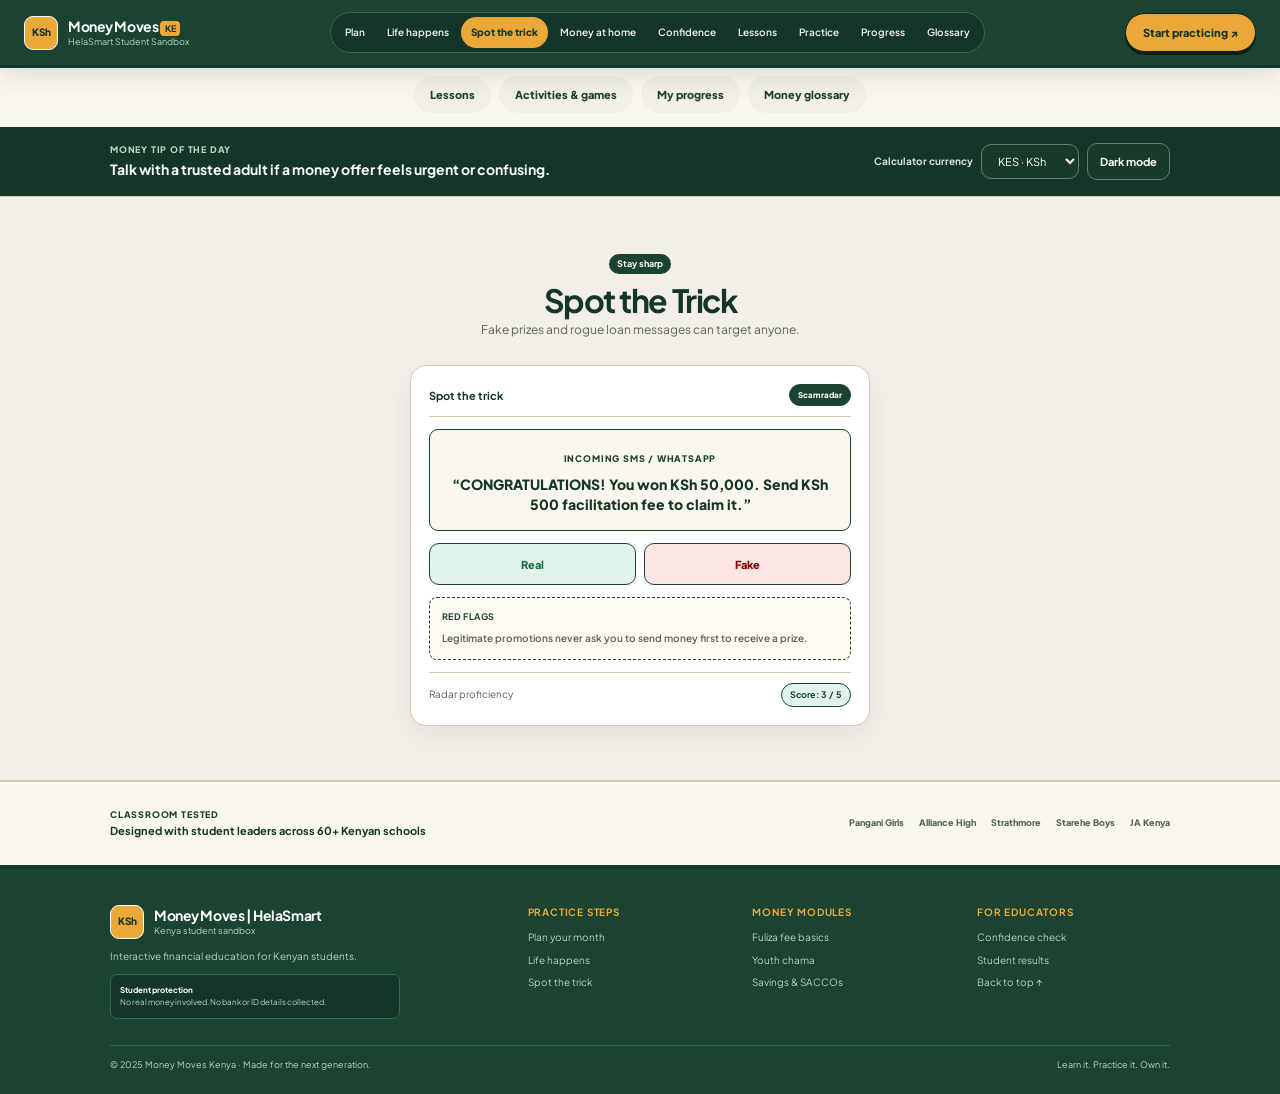
<file: spot-the-trick.html>
<!doctype html>
<html lang="en">
<head>
  <meta charset="utf-8">
  <meta name="viewport" content="width=device-width, initial-scale=1">
  <meta name="theme-color" content="#1b4332">
  <meta name="description" content="Practice real-life money choices in this friendly Kenyan student financial literacy sandbox.">
  <title>Spot the trick | Money Moves Kenya</title>
  <link rel="preconnect" href="https://fonts.googleapis.com">
  <link rel="preconnect" href="https://fonts.gstatic.com" crossorigin>
  <link href="https://fonts.googleapis.com/css2?family=Plus+Jakarta+Sans:wght@400;500;600;700;800&display=swap" rel="stylesheet">
  <link rel="stylesheet" href="style.css">
  <script src="script.js" defer></script>
  <script src="learning.js" defer></script>
</head>
<body>
  <header class="site-header">
    <a class="brand" href="#top" aria-label="Money Moves home">
      <span class="brand-mark" aria-hidden="true">KSh</span>
      <span class="brand-copy"><strong>Money Moves <span class="country-tag">KE</span></strong><small>HelaSmart Student Sandbox</small></span>
    </a>
    <nav class="desktop-nav" aria-label="Main navigation">
      <a href="#plan-section">Plan</a><a href="#life-happens">Life happens</a><a href="#spot-the-trick">Spot the trick</a><a href="#money-at-home">Money at home</a><a href="#confidence-check">Confidence</a><a href="#learning-hub">Lessons</a><a href="#activities">Practice</a><a href="#progress-dashboard">Progress</a><a href="#glossary">Glossary</a>
    </nav>
    <a class="header-cta" href="#plan-section">Start practicing <span aria-hidden="true">↗</span></a>
  </header>

  <main id="top">
    <section class="hero section-shell">
      <div class="eyebrow"><span class="status-dot"></span> Money Moves · Kenya High School Edition</div>
      <h1>Learn money by practicing real <span>Kenyan situations.</span></h1>
      <p>No real money. No signup. Just street-tested financial instincts for Kenyan students.</p>
      <div class="quick-links">
        <a class="quick-link active" href="#plan-section"><span class="quick-icon">▤</span>Plan your month</a>
        <a class="quick-link" href="#life-happens"><span class="quick-icon">◉</span>Play a story</a>
        <a class="quick-link" href="#spot-the-trick"><span class="quick-icon">⌕</span>Spot the trick</a>
        <a class="quick-link" href="#money-at-home"><span class="quick-icon">⌂</span>Money at home</a>
        <a class="quick-link" href="#confidence-check"><span class="quick-icon">✓</span>Confidence check</a>
      </div>
      <p class="hero-footnote">Choose a topic to open its own page. Your learning tools are always one click away.</p>
    </section>

    <nav class="hub-nav" aria-label="Learning hub navigation"><a href="#learning-hub">Lessons</a><a href="#activities">Activities &amp; games</a><a href="#progress-dashboard">My progress</a><a href="#glossary">Money glossary</a></nav>
    <section class="learning-tools" aria-label="Learning tools">
      <div class="learning-tools-inner"><div class="daily-tip"><span class="kicker">Money tip of the day</span><strong id="daily-tip-text">A small plan today can make a surprise expense easier tomorrow.</strong></div><div class="tool-controls"><label for="currency-select">Calculator currency</label><select id="currency-select" aria-label="Calculator currency"><option value="KES">KES · KSh</option><option value="USD">USD · $</option><option value="EUR">EUR · €</option><option value="GBP">GBP · £</option><option value="TZS">TZS · TSh</option><option value="UGX">UGX · USh</option></select><button class="theme-toggle" id="theme-toggle" type="button" aria-pressed="false">Dark mode</button></div></div>
    </section>

    <section class="content-section" id="plan-section">
      <div class="section-wrap">
        <div class="section-heading split-heading"><div><span class="step-label">Step 1 &amp; 2</span><span class="kicker">Plan your month</span><h2>My Money Plan</h2><p>Split your starting cash before the month gets crazy.</p></div><span class="context-chip">Realistic Nairobi student pocket allowance</span></div>
        <div class="two-column">
          <div class="card budget-card">
            <div class="money-total"><div><label for="allowance">Step 1: My money</label><strong id="pocket-money-display">KSh 1,500</strong></div><span>Term pocket allowance</span></div>
            <div class="slider-heading"><strong>Step 2: Split it</strong><span>Adjust your Kenyan spend</span></div>
            <div class="budget-sliders">
              <div class="slider-row"><label for="slider-airtime">Airtime &amp; data <output id="val-airtime">KSh 300</output></label><input id="slider-airtime" data-label="airtime" type="range" min="50" max="600" step="50" value="300"></div>
              <div class="slider-row"><label for="slider-transport">Transport (matatu) <output id="val-transport">KSh 400</output></label><input id="slider-transport" data-label="transport" type="range" min="100" max="700" step="50" value="400"></div>
              <div class="slider-row"><label for="slider-food">Food &amp; tuckshop <output id="val-food">KSh 350</output></label><input id="slider-food" data-label="food" type="range" min="100" max="600" step="50" value="350"></div>
              <div class="slider-row savings-row"><label for="slider-savings">Savings (don't touch) <output id="val-savings">KSh 150</output></label><input id="slider-savings" data-label="savings" type="range" min="50" max="500" step="50" value="150"></div>
              <div class="slider-row"><label for="slider-giving">Giving &amp; sadaka <output id="val-giving">KSh 100</output></label><input id="slider-giving" data-label="giving" type="range" min="0" max="300" step="25" value="100"></div>
              <div class="slider-row"><label for="slider-wants">Wants &amp; squad chill <output id="val-wants">KSh 0</output></label><input id="slider-wants" data-label="wants" type="range" min="0" max="400" step="50" value="0"></div>
            </div>
            <div class="budget-footer"><div class="budget-summary"><span>Left unallocated</span><strong id="budget-left-pill" aria-live="polite">Left: KSh 200</strong></div><div class="progress-track" role="progressbar" aria-label="Pocket money allocated" aria-valuemin="0" aria-valuemax="100" aria-valuenow="87"><span id="budget-progress-bar"></span></div><a class="button button-primary full-width" href="#life-happens">Start the month <span aria-hidden="true">→</span></a></div>
          </div>
          <aside class="side-notes"><div class="note-card"><h3>Why students crash in week 3</h3><p>Matatu fare hikes, school surprises, and small mobile money fees can throw off your plans.</p><div class="rule-box"><strong>The 50 / 30 / 20 student rule</strong><p>50% needs · 30% wants · 20% savings</p></div></div><div class="alert-note"><strong>Reality check</strong><p>If your buffer reaches KSh 0, a lost ID or group project printout could mean borrowing from friends.</p></div></aside>
        </div>
      </div>
    </section>

    <section class="content-section section-tint" id="life-happens">
      <div class="section-wrap"><div class="section-heading split-heading"><div><span class="step-label">Step 3</span><span class="kicker">Make a choice</span><h2>Life happens! Interactive story</h2><p>Pick one and see how your budget changes.</p></div><span class="context-chip"><span class="status-dot"></span> Interactive branching scenario</span></div>
        <div class="two-column story-layout"><div class="card story-card"><div class="card-topline"><strong>Life happens!</strong><span class="mini-pill">Week 2 of term</span></div><div class="scenario"><span class="kicker">Sudden dilemma</span><p>“A friend asks to borrow KSh 300 for an urgent canteen bill.”</p></div><div class="choice-list"><button class="choice-button" data-choice="lend">Lend it from your pocket <span>→</span></button><button class="choice-button" data-choice="say_no">Say no and set a boundary <span>→</span></button><button class="choice-button" data-choice="fuliza">Borrow to lend it (Fuliza) <span>→</span></button></div><div class="budget-meter"><div><span>Budget left</span><strong id="dilemma-budget-txt">KSh 1,200</strong></div><div class="progress-track"><span id="dilemma-bar"></span></div><small>Choose an option to test the consequences.</small></div></div>
          <div class="story-side"><div class="card consequence-card" aria-live="polite"><h3 id="consequence-title">See what each choice costs</h3><p id="consequence-text">Tap one of the options to explore the financial and social reality of your choice.</p><div class="dashed-note"><strong>Kenyan reality breakdown</strong><p id="cost-details">Think about how lending affects your own plan, and whether borrowing could add fees.</p></div><div class="score-line"><span>Street wisdom score</span><strong id="choice-badge">Pending decision</strong></div></div><div class="case-note"><span class="kicker">Next case study · Form 4</span><p>Brian needs KSh 2,000 by Friday for revision mock books.</p><div class="tag-grid"><span>Fuliza overdraft</span><span>Digital loan app</span><span>Ask a friend</span><span class="tag-good">Ask the chama</span></div></div></div>
        </div>
      </div>
    </section>

    <section class="content-section" id="results"><div class="section-wrap narrow-wrap"><div class="section-heading centered"><span class="step-label">Keep going</span><h2>My Results</h2><p>Here is how your simulation month wrapped up.</p></div><div class="card results-card"><div class="saving-banner"><span class="kicker">End of month reserve</span><strong id="saved-total">You saved KSh 250</strong><small>Intact for a holiday or unexpected school gear!</small></div><div class="result-list"><div class="result-alert"><strong>⚠ Went over on transport</strong><span>+ KSh 100 spent</span></div><div class="result-tip">✦ Tip: Save first, then spend</div><div class="result-tip">✓ Tip: Check the cost before you borrow</div></div><button class="button button-primary full-width" id="try-again">Try again</button><a class="button button-secondary full-width" href="#spot-the-trick">Next: Spot the trick →</a></div></div></section>

    <section class="content-section section-tint" id="spot-the-trick"><div class="section-wrap narrow-wrap"><div class="section-heading centered"><span class="step-label">Stay sharp</span><h2>Spot the Trick</h2><p>Fake prizes and rogue loan messages can target anyone.</p></div><div class="card quiz-card"><div class="card-topline"><strong>Spot the trick</strong><span class="mini-pill dark-pill">Scam radar</span></div><div class="scenario scam-message"><span class="kicker">Incoming SMS / WhatsApp</span><p>“CONGRATULATIONS! You won KSh 50,000. Send KSh 500 facilitation fee to claim it.”</p></div><div class="binary-actions"><button class="button button-mint" data-scam-answer="real">Real</button><button class="button button-blush" data-scam-answer="fake">Fake</button></div><div class="dashed-note quiz-feedback" aria-live="polite"><strong>Red flags</strong><p id="scam-feedback-text">Legitimate promotions never ask you to send money first to receive a prize.</p></div><div class="score-line"><span>Radar proficiency</span><strong id="scam-score">Score: 3 / 5</strong></div></div></div></section>

    <section class="content-section" id="money-at-home"><div class="section-wrap narrow-wrap"><div class="section-heading centered"><span class="step-label">Learn together</span><h2>Money at Home</h2><p>Decode the financial tools Kenyan families use every day.</p></div><div class="card decoder-card"><div class="card-topline"><strong>Money at home</strong><span class="mini-pill green-pill">Knowledge vault</span></div><div class="decoder-tabs" role="tablist" aria-label="Money topics"><button class="decoder-tab active" role="tab" aria-selected="true" data-decoder="fuliza">Fuliza (overdraft)<span>⌄</span></button><button class="decoder-tab" role="tab" aria-selected="false" data-decoder="mpesa_go">M-Pesa Go (junior account)<span>›</span></button><button class="decoder-tab" role="tab" aria-selected="false" data-decoder="chama">Chama (table banking)<span>›</span></button><button class="decoder-tab" role="tab" aria-selected="false" data-decoder="sacco">SACCO (cooperative savings)<span>›</span></button></div><div class="dashed-note decoder-content" id="decoder-content" aria-live="polite"></div></div></div></section>

    <section class="content-section section-tint" id="confidence-check"><div class="section-wrap narrow-wrap"><div class="section-heading centered"><span class="step-label">Check in</span><h2>Confidence Check</h2><p>Measure your instincts before and after practicing.</p></div><div class="card confidence-card"><div class="card-topline"><strong>Confidence check</strong><span class="mini-pill">Self-audit</span></div><div class="confidence-prompt"><strong id="confidence-question">How sure am I about borrowing money?</strong><p>Tap a number from Not sure (1) to Very sure (5)</p></div><div class="confidence-scale" role="group" aria-label="Confidence from one to five"><div class="scale-buttons"> <button class="scale-button" data-confidence="1" aria-pressed="false">1</button><button class="scale-button" data-confidence="2" aria-pressed="false">2</button><button class="scale-button selected" data-confidence="3" aria-pressed="true">3</button><button class="scale-button" data-confidence="4" aria-pressed="false">4</button><button class="scale-button" data-confidence="5" aria-pressed="false">5</button></div><div class="scale-labels"><span>Not sure</span><span>Very sure</span></div></div><div class="score-cards"><div><span>Before</span><strong>2 / 5</strong><small>Baseline instinct</small></div><div class="after-score"><span>After</span><strong id="after-score">4 / 5</strong><small>Street smart</small></div></div><button class="button button-primary full-width" id="next-question">Next question <span aria-hidden="true">→</span></button></div></div></section>

    <section class="content-section learning-section" id="learning-hub"><div class="section-wrap"><div class="section-heading split-heading"><div><span class="step-label">Learn at your pace</span><span class="kicker">Interactive lessons</span><h2>Money Moves Learning Hub</h2><p>Short lessons, quick checks, and practical examples for everyday money choices.</p></div><span class="context-chip" id="lesson-completion-summary">0 of 9 lessons completed</span></div><div class="lesson-layout"><aside class="lesson-list" id="lesson-list" aria-label="Choose a lesson"></aside><div class="card lesson-player" id="lesson-player"><div class="lesson-player-top"><div><span class="kicker" id="lesson-category">Lesson 1</span><h3 id="lesson-title">Budgeting Basics</h3></div><span class="slide-counter" id="slide-counter">1 of 8</span></div><div class="progress-track lesson-progress" role="progressbar" aria-label="Lesson progress" aria-valuemin="0" aria-valuemax="100" aria-valuenow="12"><span id="lesson-progress-bar"></span></div><article class="lesson-slide" aria-live="polite"><span class="lesson-illustration" id="lesson-icon" aria-hidden="true">01</span><h4 id="slide-heading">Give every shilling a job</h4><p id="slide-copy"></p><div class="mini-question" id="mini-question" hidden><strong id="mini-question-text"></strong><div id="mini-question-options"></div><p id="mini-question-feedback" aria-live="polite"></p></div></article><div class="lesson-controls"><button class="button button-secondary" id="lesson-back" type="button">← Back</button><span class="keyboard-hint">Tip: arrow keys move slides</span><button class="button button-primary" id="lesson-next" type="button">Next →</button></div><div class="quiz-panel" id="lesson-quiz" hidden><span class="kicker">Lesson check</span><h4 id="quiz-title">Quick quiz</h4><div id="quiz-body"></div><button class="button button-primary full-width" id="quiz-retry" type="button" hidden>Try again</button></div></div></div></div></section>

    <section class="content-section section-tint" id="activities"><div class="section-wrap"><div class="section-heading split-heading"><div><span class="step-label">Practice by doing</span><span class="kicker">Activities &amp; games</span><h2>Make money concepts stick</h2><p>Try the tools, play through choices, and see how small decisions add up.</p></div><span class="context-chip" id="activity-count">0 activities finished</span></div><div class="activities-grid">
      <article class="card activity-card" data-activity="budget-builder"><div class="activity-heading"><span class="activity-icon">01</span><div><span class="kicker">Plan it</span><h3>Budget Builder</h3></div></div><label class="field-label" for="monthly-income">Monthly income</label><input class="text-field" id="monthly-income" type="number" min="0" max="100000000" value="30000" inputmode="decimal"><div class="builder-layout"><div class="builder-sliders"><label class="activity-range">Rent <output id="builder-rent-value"></output><input type="range" min="0" max="20000" step="500" value="10000" data-budget="rent"></label><label class="activity-range">Food <output id="builder-food-value"></output><input type="range" min="0" max="12000" step="250" value="6000" data-budget="food"></label><label class="activity-range">Transport <output id="builder-transport-value"></output><input type="range" min="0" max="8000" step="250" value="3000" data-budget="transport"></label><label class="activity-range">Savings <output id="builder-savings-value"></output><input type="range" min="0" max="10000" step="250" value="4000" data-budget="savings"></label><label class="activity-range">Fun <output id="builder-fun-value"></output><input type="range" min="0" max="8000" step="250" value="2000" data-budget="fun"></label></div><div class="pie-wrap"><div class="pie-chart" id="budget-pie" role="img" aria-label="Budget allocation pie chart"></div><strong id="budget-remaining">Remaining: KSh 5,000</strong><small id="budget-chart-caption">Your monthly budget</small></div></div><button class="button button-secondary mark-activity" type="button">Finish activity</button></article>
      <article class="card activity-card" data-activity="goal-planner"><div class="activity-heading"><span class="activity-icon">02</span><div><span class="kicker">Build a habit</span><h3>Savings Goal Planner</h3></div></div><label class="field-label" for="goal-name">What are you saving for?</label><input class="text-field" id="goal-name" maxlength="50" value="A new laptop"><label class="field-label" for="goal-amount">Goal amount (<span data-currency-code>KES</span>)</label><input class="text-field currency-input" id="goal-amount" type="number" min="1" value="60000"><label class="field-label" for="goal-monthly">Save each month (<span data-currency-code>KES</span>)</label><input class="text-field currency-input" id="goal-monthly" type="number" min="1" value="5000"><label class="field-label" for="goal-saved">Already saved (<span data-currency-code>KES</span>)</label><input class="text-field currency-input" id="goal-saved" type="number" min="0" value="0"><div class="goal-result" aria-live="polite"><strong id="goal-time">12 months</strong><span id="goal-date">You can reach this goal with a steady plan.</span><div class="progress-track" role="progressbar" aria-label="Savings goal progress" aria-valuemin="0" aria-valuemax="100" aria-valuenow="0"><span id="goal-progress"></span></div></div><button class="button button-secondary mark-activity" type="button">Finish activity</button></article>
      <article class="card activity-card" data-activity="interest-calculator"><div class="activity-heading"><span class="activity-icon">03</span><div><span class="kicker">See growth</span><h3>Compound Interest</h3></div></div><label class="activity-range">Starting amount <output id="interest-start-value"></output><input type="range" min="0" max="100000" step="1000" value="10000" data-interest="start"></label><label class="activity-range">Monthly contribution <output id="interest-monthly-value"></output><input type="range" min="0" max="20000" step="500" value="2000" data-interest="monthly"></label><label class="activity-range">Annual interest rate <output id="interest-rate-value"></output><input type="range" min="0" max="20" step="0.5" value="6" data-interest="rate"></label><label class="activity-range">Years <output id="interest-years-value"></output><input type="range" min="1" max="40" step="1" value="10" data-interest="years"></label><div class="chart-summary"><span>Estimated future value</span><strong id="interest-total"></strong></div><svg class="growth-chart" id="growth-chart" viewBox="0 0 360 140" role="img" aria-label="Projected savings growth chart"><polyline id="growth-line" points="" fill="none" stroke="currentColor" stroke-width="4" stroke-linecap="round" stroke-linejoin="round"></polyline></svg><button class="button button-secondary mark-activity" type="button">Finish activity</button></article>
      <article class="card activity-card" data-activity="debt-simulator"><div class="activity-heading"><span class="activity-icon">04</span><div><span class="kicker">Compare plans</span><h3>Debt Payoff Simulator</h3></div></div><label class="field-label" for="debt-balance">Debt balance (<span data-currency-code>KES</span>)</label><input class="text-field" id="debt-balance" type="number" min="1" value="50000"><label class="activity-range">Annual interest rate <output id="debt-rate-value">18%</output><input type="range" id="debt-rate" min="0" max="50" step="1" value="18"></label><label class="field-label" for="debt-minimum">Monthly minimum payment (<span data-currency-code>KES</span>)</label><input class="text-field" id="debt-minimum" type="number" min="1" value="3000"><label class="activity-range">Extra payment <output id="debt-extra-value"></output><input type="range" id="debt-extra" min="0" max="10000" step="250" value="2000"></label><div class="comparison-box" id="debt-comparison" aria-live="polite"></div><button class="button button-secondary mark-activity" type="button">Finish activity</button></article>
      <article class="card activity-card" data-activity="sorting-game"><div class="activity-heading"><span class="activity-icon">05</span><div><span class="kicker">Sort it out</span><h3>Needs vs Wants</h3></div></div><p class="activity-instructions">Tap an item, then choose a category. You can also drag an item.</p><div class="sorting-items" id="sorting-items"></div><div class="sort-buckets"><div class="sort-bucket" data-sort-bucket="needs" tabindex="0"><strong>Needs</strong><span>Essentials</span></div><div class="sort-bucket" data-sort-bucket="wants" tabindex="0"><strong>Wants</strong><span>Nice to have</span></div></div><div class="sort-feedback" id="sort-feedback" aria-live="polite">Sorted: 0 / 8 · Score: 0</div><button class="button button-secondary mark-activity" type="button">Finish activity</button></article>
      <article class="card activity-card" data-activity="scam-game"><div class="activity-heading"><span class="activity-icon">06</span><div><span class="kicker">Think twice</span><h3>Spot the Scam</h3></div></div><div class="scam-game-message"><span class="kicker" id="scam-game-channel">Text message</span><p id="scam-game-text"></p></div><div class="binary-actions"><button class="button button-blush" data-scam-game="scam" type="button">Scam</button><button class="button button-mint" data-scam-game="safe" type="button">Safe</button></div><p class="game-feedback" id="scam-game-feedback" aria-live="polite"></p><div class="score-line"><span>Messages reviewed</span><strong id="scam-game-score">0 / 5</strong></div><button class="button button-secondary mark-activity" type="button">Finish activity</button></article>
      <article class="card activity-card" data-activity="money-choices"><div class="activity-heading"><span class="activity-icon">07</span><div><span class="kicker">Choose your path</span><h3>Money Choices</h3></div></div><div class="choice-scenario"><span class="kicker" id="money-choice-step">Scenario 1 of 3</span><p id="money-choice-story"></p></div><div class="choice-list" id="money-choice-options"></div><p class="game-feedback" id="money-choice-feedback" aria-live="polite"></p><div class="score-line"><span>Practice balance</span><strong id="money-choice-balance"></strong></div><button class="button button-secondary mark-activity" type="button">Finish activity</button></article>
      <article class="card activity-card flashcard-card" data-activity="flashcards"><div class="activity-heading"><span class="activity-icon">08</span><div><span class="kicker">Remember the words</span><h3>Money Flashcards</h3></div></div><button class="flashcard" id="flashcard" type="button" aria-label="Flip flashcard"><span id="flashcard-term">Budget</span><small id="flashcard-hint">Tap to reveal the meaning</small></button><div class="flashcard-controls"><button class="button button-secondary" id="flashcard-back" type="button">← Previous</button><span id="flashcard-count">1 / 8</span><button class="button button-secondary" id="flashcard-next" type="button">Next →</button></div><button class="button button-secondary mark-activity" type="button">Finish activity</button></article>
    </div></div></section>

    <section class="content-section" id="progress-dashboard"><div class="section-wrap"><div class="section-heading split-heading"><div><span class="step-label">Your journey</span><span class="kicker">My progress</span><h2>Every smart move counts</h2><p>Your learning milestones are saved on this device.</p></div><button class="button button-secondary" type="button" id="reset-progress">Reset progress</button></div><div class="progress-dashboard"><article class="card progress-overview"><span class="kicker">Current level</span><strong class="level-title" id="level-title">Money Starter</strong><div class="xp-line"><span id="xp-total">0 XP</span><span id="xp-next">100 XP to next level</span></div><div class="progress-track"><span id="xp-progress"></span></div><div class="streak-card"><strong id="streak-count">0 days</strong><span>Daily learning streak</span></div></article><article class="card progress-list-card"><h3>Completed lessons</h3><div id="completed-lessons" class="progress-list"><p>Finish a lesson quiz to see it here.</p></div></article><article class="card progress-list-card"><h3>Badges earned</h3><div id="earned-badges" class="badge-list"><p>Complete an activity to earn your first badge.</p></div></article><article class="card progress-list-card"><h3>Quiz scores &amp; activities</h3><div id="progress-details" class="progress-list"><p>Your quiz scores and finished activities will appear here.</p></div></article></div></div></section>

    <section class="content-section section-tint" id="glossary"><div class="section-wrap narrow-wrap"><div class="section-heading centered"><span class="step-label">Look it up</span><h2>Money Glossary</h2><p>Simple explanations for common money words.</p></div><div class="card glossary-card"><label class="field-label" for="glossary-search">Search terms</label><input class="text-field" type="search" id="glossary-search" placeholder="Try “interest” or “inflation”" autocomplete="off"><div class="glossary-results" id="glossary-results" aria-live="polite"></div></div></div></section>

    <section class="classroom-strip"><div><span class="kicker">Classroom tested</span><strong>Designed with student leaders across 60+ Kenyan schools</strong></div><div class="school-list"><span>Pangani Girls</span><span>Alliance High</span><span>Strathmore</span><span>Starehe Boys</span><span>JA Kenya</span></div></section>
  </main>
  <footer class="site-footer"><div class="footer-grid"><div class="footer-brand"><a class="brand" href="#top"><span class="brand-mark">KSh</span><span class="brand-copy"><strong>Money Moves | HelaSmart</strong><small>Kenya student sandbox</small></span></a><p>Interactive financial education for Kenyan students.</p><div class="disclaimer"><strong>Student protection</strong><br>No real money involved. No bank or ID details collected.</div></div><div><h3>Practice steps</h3><a href="#plan-section">Plan your month</a><a href="#life-happens">Life happens</a><a href="#spot-the-trick">Spot the trick</a></div><div><h3>Money modules</h3><a href="#money-at-home">Fuliza fee basics</a><a href="#money-at-home">Youth chama</a><a href="#money-at-home">Savings &amp; SACCOs</a></div><div><h3>For educators</h3><a href="#confidence-check">Confidence check</a><a href="#results">Student results</a><a href="#top">Back to top ↑</a></div></div><div class="footer-bottom"><span>© 2025 Money Moves Kenya · Made for the next generation.</span><span>Learn it. Practice it. Own it.</span></div></footer>
</body>
</html>
</file>
<file: style.css>
:root{--paper:#faf7ee;--paper-deep:#f3efe6;--card:#fff;--forest:#1b4332;--forest-dark:#143628;--green-light:#a5d0b9;--amber:#eaa838;--amber-dark:#d89528;--mint:#e2f3eb;--mint-ink:#1b704c;--blush:#fce6e3;--blush-ink:#93000a;--ink:#1b2a20;--muted:#58645b;--line:#d3c9b8;--font:'Plus Jakarta Sans',Arial,sans-serif}*{box-sizing:border-box}html{scroll-behavior:smooth;scroll-padding-top:86px}body{margin:0;background:var(--paper);color:var(--ink);font-family:var(--font);font-size:14px;line-height:1.55}button,input{font:inherit}button,a{-webkit-tap-highlight-color:transparent}a{color:inherit;text-decoration:none}.site-header{height:68px;background:var(--forest);color:#fff;border-bottom:3px solid var(--forest-dark);display:flex;align-items:center;justify-content:space-between;gap:20px;padding:0 max(24px,calc((100vw - 1240px)/2));position:sticky;top:0;z-index:10}.brand{display:flex;align-items:center;gap:10px;min-width:max-content}.brand-mark{width:34px;height:34px;display:grid;place-items:center;background:var(--amber);color:var(--forest-dark);border:1.5px solid #fff;border-radius:9px;font-size:10px;font-weight:800}.brand-copy{display:grid;line-height:1.25}.brand-copy strong{font-size:14px;letter-spacing:-.03em}.brand-copy small{font-size:9px;color:#b6d5c2}.country-tag{background:var(--amber);color:var(--forest-dark);padding:2px 5px;border-radius:4px;font-size:9px}.desktop-nav{display:flex;align-items:center;gap:4px;padding:5px;background:#143628;border:1px solid #2d6a4f;border-radius:12px}.desktop-nav a{font-size:10px;font-weight:600;padding:7px 8px;border-radius:7px;color:#f5f2eb}.desktop-nav a:hover{background:#2d6a4f}.header-cta{background:var(--amber);color:var(--forest-dark);border:1.5px solid #101d16;border-radius:8px;padding:9px 13px;font-size:11px;font-weight:800;box-shadow:2px 2px 0 #101d16}.header-cta:hover,.button-primary:hover{background:var(--amber-dark)}.section-shell,.section-wrap{width:min(100% - 40px,1060px);margin-inline:auto}.hero{padding:40px 0 36px;text-align:center;border-bottom:1px solid var(--line)}.eyebrow,.context-chip{display:inline-flex;align-items:center;gap:7px;border:1px solid var(--forest);border-radius:99px;background:var(--mint);color:var(--forest);font-size:10px;font-weight:700;padding:6px 12px}.status-dot{width:7px;height:7px;border-radius:50%;background:#6a9e7c;box-shadow:0 0 0 3px #d2e6d9}.hero h1{max-width:760px;margin:18px auto 8px;color:var(--forest-dark);font-size:clamp(30px,4.8vw,50px);line-height:1.1;letter-spacing:-.055em}.hero h1 span{text-decoration:underline;text-decoration-color:var(--amber);text-decoration-thickness:4px;text-underline-offset:5px}.hero>p{max-width:550px;margin:0 auto;color:var(--muted);font-size:13px}.quick-links{display:grid;grid-template-columns:repeat(4,1fr);gap:12px;max-width:730px;margin:25px auto 12px}.quick-link{min-height:86px;background:#fff;border:1.5px solid var(--forest);border-radius:10px;box-shadow:3px 3px 0 var(--forest);display:flex;flex-direction:column;align-items:center;justify-content:center;gap:6px;color:var(--forest);font-size:12px;font-weight:700;transition:transform .15s,background .15s}.quick-link:hover{transform:translateY(-2px);background:#fffaf0}.quick-link.active{background:var(--amber);color:var(--forest-dark)}.quick-icon{font-size:18px}.hero .hero-footnote{font-size:10px}.content-section{padding:42px 0;background:var(--paper)}.section-tint{background:var(--paper-deep);border-block:1px solid var(--line)}.section-heading{margin-bottom:22px}.section-heading h2{margin:3px 0 2px;color:var(--forest-dark);font-size:24px;line-height:1.2;letter-spacing:-.04em}.section-heading p{margin:0;color:var(--muted);font-size:12px}.split-heading{display:flex;align-items:center;justify-content:space-between;gap:20px;padding-bottom:15px;border-bottom:1px solid var(--line)}.step-label{display:inline-block;padding:3px 8px;border-radius:99px;background:var(--forest);color:white;font-size:9px;font-weight:700;margin-right:8px}.kicker{font-size:9px;font-weight:800;text-transform:uppercase;letter-spacing:.09em;color:var(--forest)}.context-chip{font-size:9px;box-shadow:2px 2px 0 var(--forest)}.two-column{display:grid;grid-template-columns:minmax(0,1.2fr) minmax(260px,.8fr);gap:24px;align-items:start}.card{background:var(--card);border:1.5px solid var(--forest);border-radius:13px;padding:20px;box-shadow:3px 3px 0 var(--forest)}.budget-card{padding:20px}.money-total{display:flex;align-items:center;justify-content:space-between;padding:11px 12px;background:var(--paper);border:1.5px solid var(--forest);border-radius:9px}.money-total>div{display:grid}.money-total label,.slider-heading strong{font-size:9px;letter-spacing:.06em;text-transform:uppercase;font-weight:800;color:var(--muted)}.money-total strong{font-size:19px;color:var(--forest-dark)}.money-total>span,.mini-pill{padding:4px 8px;border-radius:99px;background:var(--amber);border:1px solid var(--forest);font-size:8px;font-weight:800;color:var(--forest-dark)}.slider-heading{display:flex;align-items:center;justify-content:space-between;margin:17px 0 8px}.slider-heading span{font-size:10px;color:var(--muted)}.budget-sliders{display:grid;gap:6px}.slider-row{padding:8px 10px 5px;border:1px solid var(--line);background:#fffdfa;border-radius:7px}.slider-row label{display:flex;align-items:center;justify-content:space-between;gap:8px;font-size:10px;font-weight:700;color:var(--forest-dark)}.slider-row output{font-size:10px;font-weight:800;white-space:nowrap}.slider-row input{display:block;width:100%;height:14px;margin:2px 0 0;appearance:none;background:transparent;cursor:pointer}.slider-row input::-webkit-slider-runnable-track{height:4px;border-radius:5px;background:var(--line)}.slider-row input::-moz-range-track{height:4px;border-radius:5px;background:var(--line)}.slider-row input::-webkit-slider-thumb{appearance:none;width:13px;height:13px;margin-top:-5px;border-radius:50%;background:var(--amber);border:1.5px solid var(--forest)}.slider-row input::-moz-range-thumb{width:11px;height:11px;border-radius:50%;background:var(--amber);border:1.5px solid var(--forest)}.savings-row{background:var(--mint);border-color:var(--forest)}.budget-footer{border-top:1.5px solid var(--forest);margin-top:13px;padding-top:10px;display:grid;gap:9px}.budget-summary,.budget-meter>div,.score-line{display:flex;justify-content:space-between;align-items:center;gap:10px}.budget-summary{font-size:10px;font-weight:700}.budget-summary strong{background:var(--mint);border:1px solid var(--forest);border-radius:7px;padding:4px 8px;font-size:12px;color:var(--forest)}.budget-summary strong.deficit{background:var(--blush);border-color:#eaa198;color:var(--blush-ink)}.progress-track{height:10px;background:#eeeae1;border:1px solid var(--forest);border-radius:99px;padding:1px;overflow:hidden}.progress-track span{display:block;width:86.7%;height:100%;background:var(--forest);border-radius:99px;transition:width .2s}.progress-track span.over{background:#bb3c38}.button{min-height:38px;display:inline-flex;align-items:center;justify-content:center;gap:6px;padding:9px 14px;border:1.5px solid var(--forest);border-radius:8px;font-weight:800;font-size:11px;cursor:pointer;transition:transform .15s,background .15s}.button:active,.choice-button:active{transform:translateY(2px)}.button-primary{background:var(--amber);color:var(--forest-dark);box-shadow:0 3px 0 var(--forest-dark)}.button-secondary{background:#fff;color:var(--forest)}.full-width{width:100%}.side-notes,.story-side{display:grid;gap:13px}.note-card,.alert-note,.case-note{padding:16px;border:1px solid var(--line);border-radius:11px;background:#fff}.note-card h3,.consequence-card h3{margin:0 0 6px;color:var(--forest-dark);font-size:13px}.note-card p,.alert-note p,.consequence-card>p{margin:0;color:var(--muted);font-size:10px;line-height:1.6}.rule-box{margin-top:12px;padding:10px;background:var(--paper);border:1px solid var(--line);border-radius:8px}.rule-box strong{font-size:9px;color:var(--forest)}.rule-box p{margin:4px 0 0;font-size:9px}.alert-note{background:var(--blush);border-color:#eaa198}.alert-note strong{font-size:9px;text-transform:uppercase;color:var(--blush-ink)}.alert-note p{margin-top:4px;color:var(--blush-ink)}.story-layout{grid-template-columns:1fr 1fr}.story-card{display:grid;gap:14px}.card-topline{display:flex;align-items:center;justify-content:space-between;padding-bottom:10px;border-bottom:1px solid var(--line);font-size:11px;color:var(--forest-dark)}.mini-pill{background:var(--paper);font-size:8px}.dark-pill{background:var(--forest);color:white}.green-pill{background:var(--mint)}.scenario{padding:16px;background:var(--paper);border:1.5px solid var(--forest);border-radius:9px;text-align:center}.scenario p{margin:7px 0 0;color:var(--forest-dark);font-size:16px;line-height:1.4;font-weight:800}.choice-list{display:grid;gap:7px}.choice-button{min-height:40px;display:flex;align-items:center;justify-content:space-between;gap:12px;text-align:left;padding:9px 12px;background:var(--paper);border:1.5px solid var(--forest);border-radius:8px;color:var(--forest-dark);font-size:10px;font-weight:700;cursor:pointer}.choice-button:hover,.choice-button.chosen{background:var(--amber)}.choice-button span{font-size:15px}.budget-meter{padding:11px;background:var(--paper);border:1px solid var(--line);border-radius:8px}.budget-meter>div{font-size:9px;font-weight:700;color:var(--forest)}.budget-meter strong{font-size:12px}.budget-meter .progress-track{margin:7px 0}.budget-meter small{font-size:9px;color:var(--muted)}.story-side{align-content:start}.consequence-card h3{font-size:15px}.consequence-card>p{font-size:10px}.dashed-note{padding:12px;border:1.5px dashed var(--forest);border-radius:8px;background:#fffbf2}.dashed-note strong{display:block;color:var(--forest);font-size:9px;text-transform:uppercase;letter-spacing:.04em}.dashed-note p{margin:6px 0 0;color:var(--muted);font-size:10px;line-height:1.55}.score-line{padding-top:10px;border-top:1px solid var(--line);font-size:9px;color:var(--muted)}.score-line strong{padding:4px 8px;border:1px solid var(--forest);border-radius:99px;background:var(--mint);color:var(--forest);font-size:9px}.case-note{background:var(--paper);border-color:var(--forest)}.case-note>p{margin:7px 0;font-size:11px;font-weight:700;color:var(--forest-dark)}.tag-grid{display:grid;grid-template-columns:1fr 1fr;gap:6px}.tag-grid span{padding:6px 4px;background:#fff;border:1px solid var(--line);border-radius:6px;text-align:center;font-size:8px;font-weight:700}.tag-grid .tag-good{background:var(--mint);border-color:var(--forest);color:var(--forest)}.narrow-wrap{max-width:620px}.centered{text-align:center}.centered .step-label{margin-right:0}.centered h2{margin-top:7px}.results-card,.quiz-card,.decoder-card,.confidence-card{max-width:460px;margin-inline:auto;padding:18px;display:grid;gap:12px}.saving-banner{padding:14px 10px;background:var(--mint);border:1.5px solid var(--forest);border-radius:9px;text-align:center;display:grid;gap:3px}.saving-banner strong{font-size:21px;color:var(--forest-dark)}.saving-banner small{font-size:9px;color:var(--mint-ink)}.result-list{display:grid;gap:7px}.result-alert,.result-tip{min-height:34px;padding:8px 10px;border:1px solid var(--forest);border-radius:7px;display:flex;align-items:center;justify-content:space-between;gap:8px;font-size:9px;font-weight:700}.result-alert{background:var(--blush);border-color:#eaa198;color:var(--blush-ink)}.result-alert span{padding:3px 6px;background:#fff;border-radius:99px;font-size:8px}.result-tip{background:var(--paper);color:var(--forest-dark)}.quiz-card .scenario p{font-size:14px}.binary-actions{display:grid;grid-template-columns:1fr 1fr;gap:9px}.button-mint{background:var(--mint);color:var(--mint-ink)}.button-blush{background:var(--blush);color:var(--blush-ink)}.quiz-feedback p{font-weight:600}.decoder-card{max-width:550px}.decoder-tabs{display:grid;gap:7px}.decoder-tab{width:100%;min-height:39px;padding:8px 11px;display:flex;align-items:center;justify-content:space-between;gap:10px;text-align:left;background:var(--paper);border:1.5px solid var(--forest);border-radius:7px;color:var(--forest-dark);font-size:10px;font-weight:700;cursor:pointer}.decoder-tab.active{background:var(--amber);box-shadow:2px 2px 0 var(--forest)}.decoder-content{display:grid;gap:7px}.decoder-content>strong{font-size:15px;color:var(--forest-dark)}.decoder-content p{margin:0;font-size:10px;color:var(--muted);line-height:1.55}.decoder-content .ask-parent{padding:8px;background:#fff;border:1px solid var(--line);border-radius:6px;color:var(--forest);font-weight:700}.confidence-card{max-width:460px}.confidence-prompt{text-align:center;padding:4px}.confidence-prompt strong{font-size:12px;color:var(--forest-dark)}.confidence-prompt p{margin:3px 0 0;font-size:9px;color:var(--muted)}.scale-buttons{display:flex;justify-content:center;gap:10px}.scale-button{width:36px;height:36px;border:1.5px solid var(--forest);border-radius:50%;background:var(--paper);font-weight:800;color:var(--forest-dark);cursor:pointer}.scale-button.selected,.scale-button:hover{background:var(--amber)}.scale-labels{max-width:240px;margin:6px auto 0;display:flex;justify-content:space-between;font-size:8px;font-weight:700;color:var(--muted)}.score-cards{display:grid;grid-template-columns:1fr 1fr;gap:9px}.score-cards>div{padding:10px;background:var(--paper);border:1px solid var(--forest);border-radius:8px;display:grid;text-align:left}.score-cards .after-score{background:var(--mint)}.score-cards span,.score-cards small{font-size:8px;color:var(--muted)}.score-cards strong{font-size:18px;color:var(--forest-dark)}.classroom-strip{padding:23px max(24px,calc((100vw - 1060px)/2));border-top:1px solid var(--line);display:flex;justify-content:space-between;align-items:center;gap:18px}.classroom-strip>div:first-child{display:grid}.classroom-strip>div:first-child strong{font-size:11px;color:var(--forest-dark)}.school-list{display:flex;flex-wrap:wrap;justify-content:flex-end;gap:15px;color:var(--muted);font-size:9px;font-weight:800}.site-footer{padding:30px max(24px,calc((100vw - 1060px)/2)) 18px;background:var(--forest);border-top:4px solid var(--forest-dark);color:#fff}.footer-grid{display:grid;grid-template-columns:2fr 1fr 1fr 1fr;gap:26px;padding-bottom:22px}.footer-grid>div:not(:first-child){display:flex;flex-direction:column;gap:7px}.footer-grid h3{margin:0 0 3px;color:var(--amber);font-size:9px;text-transform:uppercase;letter-spacing:.08em}.footer-grid a:not(.brand){font-size:9px;color:#b6d5c2}.footer-grid a:hover{color:#fff}.footer-brand>p{max-width:260px;color:#b6d5c2;font-size:9px}.disclaimer{max-width:290px;padding:9px;background:var(--forest-dark);border:1px solid #2d6a4f;border-radius:7px;color:#b6d5c2;font-size:8px}.disclaimer strong{color:white}.footer-bottom{padding-top:12px;border-top:1px solid #2d6a4f;display:flex;justify-content:space-between;gap:12px;color:#b6d5c2;font-size:8px}button:focus-visible,a:focus-visible,input:focus-visible{outline:3px solid #b76e00;outline-offset:3px} @media(max-width:900px){.desktop-nav{display:none}.two-column{grid-template-columns:1fr 1fr}.site-header{padding-inline:20px}.footer-grid{grid-template-columns:2fr 1fr 1fr}.footer-grid>div:last-child{display:none}}@media(max-width:640px){.site-header{height:60px;padding-inline:15px}.brand-copy strong{font-size:12px}.brand-copy small{font-size:8px}.header-cta{padding:7px 9px;font-size:9px}.section-shell,.section-wrap{width:min(100% - 30px,500px)}.hero{padding:34px 0 27px}.hero h1{font-size:32px}.hero>p{max-width:350px;font-size:11px}.quick-links{grid-template-columns:repeat(2,1fr);gap:9px;margin-top:19px}.quick-link{min-height:69px;font-size:10px}.quick-icon{font-size:16px}.content-section{padding:30px 0}.section-heading h2{font-size:21px}.split-heading{align-items:flex-start;flex-direction:column;gap:10px}.context-chip{align-self:flex-start}.two-column,.story-layout{grid-template-columns:1fr;gap:14px}.card{padding:14px;border-radius:11px}.budget-card{padding:14px}.money-total strong{font-size:17px}.slider-row label{font-size:9px}.side-notes{grid-template-columns:1fr}.story-side{gap:12px}.scenario p{font-size:15px}.classroom-strip{padding:19px 15px;align-items:flex-start;flex-direction:column}.school-list{justify-content:flex-start;gap:10px}.footer-grid{grid-template-columns:1fr 1fr;gap:20px}.footer-brand{grid-column:1/-1}.footer-grid>div:last-child{display:flex}.site-footer{padding:25px 16px 14px}.footer-bottom{flex-direction:column}.results-card,.quiz-card,.decoder-card,.confidence-card{padding:14px}.school-list span{font-size:8px}}@media(prefers-reduced-motion:reduce){html{scroll-behavior:auto}*,*::before,*::after{transition:none!important;animation:none!important}}

/* Learning hub additions use the existing Money Moves palette and type scale. */
.learning-tools{background:var(--forest-dark);color:#fff;padding:14px 20px}.learning-tools-inner{width:min(100%,1060px);margin:auto;display:flex;align-items:center;justify-content:space-between;gap:20px}.daily-tip{display:grid;gap:2px;max-width:560px}.daily-tip .kicker{color:#b6d5c2}.daily-tip strong{font-size:13px}.tool-controls{display:flex;align-items:center;gap:8px;flex-wrap:wrap}.tool-controls label{font-size:10px;font-weight:700;color:#d5e6dc}.tool-controls select,.theme-toggle{border:1px solid #59816d;border-radius:7px;padding:7px 10px;background:#173a2b;color:#fff;font:inherit;font-size:11px}.theme-toggle{cursor:pointer;font-weight:700}.hub-nav{width:min(100% - 40px,1060px);margin:16px auto 0;display:flex;gap:8px;overflow-x:auto;scrollbar-width:thin}.hub-nav a{white-space:nowrap;border:1px solid var(--line);border-radius:999px;background:var(--card);padding:8px 14px;color:var(--forest);font-size:11px;font-weight:800}.hub-nav a:hover,.hub-nav a:focus-visible{background:var(--mint);outline:2px solid var(--forest);outline-offset:2px}.learning-section{padding-top:35px}.lesson-layout{display:grid;grid-template-columns:260px minmax(0,1fr);gap:16px;align-items:start}.lesson-list{display:grid;gap:7px;max-height:640px;overflow:auto;padding:2px}.lesson-choice{display:flex;align-items:center;gap:10px;width:100%;padding:11px 12px;border:1px solid var(--line);border-radius:9px;background:var(--card);color:var(--ink);text-align:left;font-size:11px;font-weight:700;cursor:pointer}.lesson-choice:hover,.lesson-choice[aria-current="true"]{border-color:var(--forest);background:var(--mint)}.lesson-choice-number,.activity-icon{display:grid;place-items:center;flex:0 0 28px;width:28px;height:28px;border-radius:8px;background:var(--forest);color:#fff;font-size:10px;font-weight:800}.lesson-done-mark{margin-left:auto;color:var(--mint-ink);opacity:0}.lesson-choice.completed .lesson-done-mark{opacity:1}.lesson-player{padding:24px;min-height:460px}.lesson-player-top{display:flex;align-items:flex-start;justify-content:space-between;gap:12px}.lesson-player h3{font-size:21px;margin:2px 0 12px;color:var(--forest)}.slide-counter{font-size:11px;font-weight:800;color:var(--muted);white-space:nowrap}.lesson-progress{height:8px;margin:3px 0 22px}.lesson-progress span{background:var(--amber)}.lesson-slide{min-height:250px}.lesson-illustration{display:grid;place-items:center;width:48px;height:48px;border-radius:15px;background:var(--mint);color:var(--forest);font-size:14px;font-weight:800}.lesson-slide h4{font-size:20px;margin:18px 0 7px;color:var(--forest)}.lesson-slide>p{max-width:650px;color:var(--muted);font-size:14px;line-height:1.8}.lesson-controls{display:flex;align-items:center;justify-content:space-between;gap:12px;border-top:1px solid var(--line);padding-top:15px}.lesson-controls .button{min-width:105px}.lesson-controls .button:disabled{opacity:.45;cursor:not-allowed}.keyboard-hint{color:var(--muted);font-size:10px}.mini-question{padding:13px;margin-top:16px;background:var(--paper-deep);border:1px solid var(--line);border-radius:9px}.mini-question>strong{font-size:12px}.mini-question>div{display:flex;flex-wrap:wrap;gap:7px;margin-top:9px}.mini-answer{border:1px solid var(--line);border-radius:7px;background:var(--card);color:var(--ink);padding:7px 10px;font-size:11px;cursor:pointer}.mini-question>p{margin:8px 0 0;font-size:11px;color:var(--mint-ink)}.quiz-panel{margin-top:4px;padding:20px;border:1px solid var(--line);border-radius:10px;background:var(--paper)}.quiz-panel h4{margin:5px 0 10px;font-size:18px;color:var(--forest)}.quiz-question{font-size:15px;font-weight:800}.quiz-options{display:grid;gap:8px}.quiz-option{padding:11px 13px;text-align:left;border:1px solid var(--line);border-radius:8px;background:var(--card);color:var(--ink);font-weight:700;font-size:12px;cursor:pointer}.quiz-option:hover:not(:disabled){border-color:var(--forest);background:var(--mint)}.quiz-option:disabled{cursor:default}.quiz-option.is-correct{background:var(--mint);border-color:#4f8c6b}.quiz-option.is-incorrect{background:var(--blush);border-color:#d87f78}.quiz-feedback{max-width:650px;font-size:12px;line-height:1.65}.quiz-feedback.correct{color:var(--mint-ink)}.quiz-feedback.incorrect{color:var(--blush-ink)}.quiz-result{padding:12px;background:var(--mint);border-radius:8px}.quiz-result h4{margin:0}.quiz-result p{margin:5px 0 0}.activities-grid{display:grid;grid-template-columns:repeat(2,minmax(0,1fr));gap:16px}.activity-card{padding:19px;min-width:0}.activity-heading{display:flex;align-items:center;gap:10px;margin-bottom:16px}.activity-heading .activity-icon{background:var(--amber);color:var(--forest-dark)}.activity-heading .kicker{font-size:9px}.activity-heading h3{font-size:16px;margin:1px 0 0;color:var(--forest)}.field-label{display:block;margin:10px 0 5px;font-size:11px;font-weight:800;color:var(--ink)}.text-field{width:100%;min-height:39px;border:1px solid var(--line);border-radius:7px;padding:8px 10px;background:var(--card);color:var(--ink);font:inherit;font-size:12px}.text-field:focus,.tool-controls select:focus,.theme-toggle:focus-visible,.button:focus-visible,.sort-item:focus-visible,.quiz-option:focus-visible{outline:3px solid var(--amber);outline-offset:2px}.activity-range{display:grid;grid-template-columns:1fr auto;gap:5px 10px;margin:12px 0;color:var(--ink);font-size:11px;font-weight:700}.activity-range output{color:var(--forest);font-variant-numeric:tabular-nums}.activity-range input{grid-column:1/-1;width:100%;accent-color:var(--forest)}.builder-layout{display:grid;grid-template-columns:minmax(0,1.1fr) minmax(130px,.9fr);gap:18px;align-items:center;margin-top:12px}.builder-sliders .activity-range{margin:10px 0}.pie-wrap{display:grid;justify-items:center;gap:8px;text-align:center}.pie-chart{width:112px;aspect-ratio:1;border-radius:50%;position:relative;border:1px solid var(--line)}.pie-chart:after{content:"";position:absolute;inset:24%;border-radius:50%;background:var(--card)}.pie-wrap>strong{font-size:11px}.pie-wrap>small{color:var(--muted);font-size:9px}.deficit-text{color:var(--blush-ink)!important}.activity-card>.button{margin-top:12px}.goal-result{display:grid;gap:6px;padding:13px;margin:14px 0;background:var(--mint);border-radius:8px}.goal-result strong{font-size:18px;color:var(--forest)}.goal-result span{font-size:11px}.goal-result .progress-track{height:7px;margin-top:3px}.chart-summary{display:flex;justify-content:space-between;align-items:center;gap:8px;margin-top:10px;padding:10px;background:var(--mint);border-radius:8px;font-size:10px}.chart-summary strong{color:var(--forest);font-size:15px}.growth-chart{width:100%;height:auto;margin:10px 0;color:var(--forest);overflow:visible;background:linear-gradient(to bottom,transparent 24%,var(--paper-deep) 25%,transparent 26%,transparent 49%,var(--paper-deep) 50%,transparent 51%,transparent 74%,var(--paper-deep) 75%,transparent 76%)}.comparison-box{display:grid;gap:9px;margin-top:13px}.debt-result-row{display:grid;gap:3px;padding:10px;border-radius:8px;background:var(--paper-deep)}.debt-result-row span{font-size:10px;color:var(--muted)}.debt-result-row strong{font-size:11px;color:var(--forest)}.comparison-box>p{margin:2px 0;color:var(--muted);font-size:10px;line-height:1.6}.activity-instructions{color:var(--muted);font-size:11px}.sorting-items{display:flex;flex-wrap:wrap;gap:7px;margin:12px 0}.sort-item{border:1px solid var(--line);border-radius:999px;padding:7px 10px;background:var(--card);color:var(--ink);font-size:10px;cursor:grab}.sort-item.selected{outline:2px solid var(--amber)}.sort-item.sort-correct{background:var(--mint);border-color:#4f8c6b}.sort-item.sort-incorrect{background:var(--blush);border-color:#d87f78}.sort-buckets{display:grid;grid-template-columns:1fr 1fr;gap:9px}.sort-bucket{display:grid;justify-items:center;gap:2px;padding:12px;border:2px dashed var(--line);border-radius:9px;background:var(--paper-deep);cursor:pointer}.sort-bucket:focus-visible{outline:3px solid var(--amber);outline-offset:2px}.sort-bucket strong{color:var(--forest);font-size:13px}.sort-bucket span{color:var(--muted);font-size:9px}.sort-feedback,.game-feedback{min-height:22px;margin:10px 0;color:var(--forest);font-size:11px;font-weight:700}.scam-game-message,.choice-scenario{padding:14px;border-radius:9px;background:var(--paper-deep);margin-bottom:10px}.scam-game-message p,.choice-scenario p{font-size:13px;font-weight:700;line-height:1.7}.binary-actions{display:flex;gap:8px}.binary-actions .button{flex:1}.binary-actions .button:disabled{opacity:.45}.scam-game-message+.binary-actions{margin:10px 0}.score-line{display:flex;justify-content:space-between;align-items:center;gap:8px;padding-top:10px;border-top:1px solid var(--line);font-size:10px}.score-line strong{color:var(--forest)}.choice-list{display:grid;gap:8px}.choice-list .choice-button{font-size:11px}.flashcard{width:100%;min-height:145px;display:grid;place-content:center;gap:10px;padding:18px;border:1px solid var(--line);border-radius:12px;background:var(--mint);color:var(--forest);cursor:pointer;text-align:center}.flashcard span{font-size:21px;font-weight:800}.flashcard small{font-size:10px;color:var(--muted)}.flashcard-controls{display:flex;align-items:center;justify-content:space-between;gap:7px;margin:12px 0;font-size:10px;font-weight:800}.flashcard-controls .button{padding:7px 9px;font-size:10px}.progress-dashboard{display:grid;grid-template-columns:repeat(2,minmax(0,1fr));gap:14px}.progress-overview{display:grid;gap:10px;background:var(--forest);color:#fff}.progress-overview .kicker{color:#b6d5c2}.level-title{font-size:22px}.xp-line{display:flex;justify-content:space-between;gap:8px;font-size:10px}.progress-overview .progress-track{background:#37604c}.progress-overview .progress-track span{background:var(--amber)}.streak-card{display:flex;align-items:center;justify-content:space-between;gap:8px;margin-top:5px;padding:11px;border-radius:8px;background:#244d39}.streak-card strong{color:#ffcf73;font-size:18px}.streak-card span{font-size:10px}.progress-list-card h3{margin:0 0 12px;color:var(--forest);font-size:14px}.progress-list{display:grid;gap:8px}.progress-list>p{margin:0;color:var(--muted);font-size:11px}.progress-row{display:flex;justify-content:space-between;gap:9px;padding:7px 0;border-bottom:1px solid var(--line);font-size:10px}.progress-row strong{color:var(--forest);white-space:nowrap}.badge-list{display:flex;flex-wrap:wrap;gap:7px}.badge-list>p{margin:0;color:var(--muted);font-size:11px}.earned-badge{padding:7px 10px;border-radius:999px;background:var(--mint);color:var(--forest);font-size:10px;font-weight:800}.glossary-card{padding:20px}.glossary-results{display:grid;grid-template-columns:repeat(2,minmax(0,1fr));gap:8px;margin-top:14px}.glossary-term{padding:11px;border:1px solid var(--line);border-radius:8px;background:var(--paper)}.glossary-term h3{margin:0 0 4px;color:var(--forest);font-size:12px}.glossary-term p,.glossary-empty{margin:0;color:var(--muted);font-size:10px;line-height:1.6}.dark-theme{--paper:#121b16;--paper-deep:#1a2921;--card:#203228;--forest:#a5d0b9;--forest-dark:#0f2118;--green-light:#a5d0b9;--amber:#eaa838;--amber-dark:#d89528;--mint:#243f31;--mint-ink:#a5d0b9;--blush:#492b2b;--blush-ink:#ffc3bd;--ink:#edf4ef;--muted:#b3c2b8;--line:#3b5044}.dark-theme .site-header{background:#0f2118}.dark-theme .learning-tools{background:#0f2118}.dark-theme .lesson-choice:hover,.dark-theme .lesson-choice[aria-current="true"]{background:var(--mint)}.dark-theme .lesson-player h3,.dark-theme .lesson-slide h4,.dark-theme .activity-heading h3,.dark-theme .progress-list-card h3,.dark-theme .glossary-term h3,.dark-theme .sort-bucket strong,.dark-theme .chart-summary strong,.dark-theme .debt-result-row strong,.dark-theme .progress-row strong{color:var(--forest)}.dark-theme .lesson-choice-number{background:#356a4e}.dark-theme .progress-overview{background:#183b2a}.dark-theme .progress-overview .progress-track{background:#37604c}.dark-theme .progress-overview .progress-track span{background:var(--amber)}.dark-theme .streak-card{background:#244d39}.dark-theme .mini-question,.dark-theme .quiz-panel,.dark-theme .glossary-term{background:var(--paper-deep)}
@media(max-width:760px){.learning-tools-inner{align-items:flex-start;flex-direction:column;gap:10px}.tool-controls{width:100%}.lesson-layout{grid-template-columns:1fr}.lesson-list{display:flex;max-height:none;overflow-x:auto;padding:3px 1px 8px}.lesson-choice{flex:0 0 auto;width:auto;max-width:220px;padding:8px}.lesson-choice-number{width:24px;height:24px;flex-basis:24px}.lesson-player{min-height:0;padding:17px}.lesson-slide{min-height:220px}.activities-grid{grid-template-columns:1fr}.progress-dashboard{grid-template-columns:1fr}.glossary-results{grid-template-columns:1fr}.builder-layout{grid-template-columns:minmax(0,1fr) 120px}.keyboard-hint{display:none}.lesson-controls .button{min-width:90px;padding:8px 10px}.daily-tip strong{font-size:12px}}
.dark-theme .quick-link:not(.active),.dark-theme .button-secondary,.dark-theme .decoder-tab,.dark-theme .scale-button{background:var(--card);color:var(--ink);border-color:var(--line)}.dark-theme .quick-link.active{color:var(--forest-dark)}.dark-theme .note-card,.dark-theme .story-card,.dark-theme .consequence-card,.dark-theme .case-note,.dark-theme .results-card,.dark-theme .quiz-card,.dark-theme .decoder-card,.dark-theme .confidence-card,.dark-theme .budget-card{background:var(--card);color:var(--ink)}.dark-theme .alert-note{background:var(--blush);color:var(--blush-ink)}.dark-theme .money-total,.dark-theme .scenario,.dark-theme .dashed-note,.dark-theme .rule-box,.dark-theme .score-cards>div,.dark-theme .tag-grid span{background:var(--paper-deep);color:var(--ink);border-color:var(--line)}.dark-theme .tag-grid .tag-good{background:var(--mint);color:var(--mint-ink)}.dark-theme .money-total strong,.dark-theme .money-total label,.dark-theme .budget-total strong{color:var(--forest)}.dark-theme .section-heading h2,.dark-theme h1,.dark-theme h2,.dark-theme h3,.dark-theme h4{color:var(--forest)}.dark-theme .kicker,.dark-theme .step-label{color:var(--forest)}
@media(max-width:420px){.hub-nav{width:calc(100% - 28px);margin-top:10px}.hub-nav a{padding:7px 11px;font-size:10px}.learning-tools{padding:12px 14px}.tool-controls{gap:6px}.tool-controls select,.theme-toggle{font-size:10px}.builder-layout{grid-template-columns:1fr}.pie-wrap{padding:10px}.lesson-player-top{align-items:center}.slide-counter{font-size:10px}.lesson-controls{gap:6px}.lesson-controls .button{min-width:78px;font-size:10px}.flashcard-controls .button{padding:7px;font-size:9px}}
[hidden]{display:none!important}.desktop-nav a[aria-current="page"]{background:var(--amber);color:var(--forest-dark);font-weight:800}.content-section[tabindex="-1"]{outline:none}body[data-current-page="home"] .hub-nav{margin-top:0}

/* Refined presentation */
.site-header{box-shadow:0 8px 24px rgba(14,42,29,.12)}
.desktop-nav{gap:2px;padding:4px;border-radius:999px}
.desktop-nav a{padding:8px 10px;border-radius:999px;font-size:10px;transition:background .18s ease,color .18s ease}
.header-cta{border-radius:999px;padding:10px 17px;box-shadow:0 3px 0 #101d16;transition:transform .18s ease,background .18s ease}
.header-cta:hover{transform:translateY(-1px)}
.hero{margin-block:30px 24px;padding:58px 38px 44px;border:1px solid var(--line);border-radius:28px;background:radial-gradient(ellipse at 50% 0,rgba(226,243,235,.82),transparent 68%),linear-gradient(145deg,#fffdf8,var(--paper));box-shadow:0 18px 48px rgba(20,54,40,.07)}
.hero h1{max-width:820px;font-size:clamp(34px,4.7vw,58px);line-height:1.08;letter-spacing:-.06em}
.hero>p{font-size:14px;line-height:1.75}
.quick-links{grid-template-columns:repeat(5,minmax(0,1fr));max-width:980px;gap:14px;margin:30px auto 16px}
.quick-link{min-height:116px;padding:16px 12px;background:var(--card);border:1px solid var(--line);border-radius:16px;box-shadow:0 8px 20px rgba(20,54,40,.08);color:var(--forest);font-size:12px;transition:transform .18s ease,background .18s ease,border-color .18s ease,box-shadow .18s ease}
.quick-link:hover{transform:translateY(-3px);background:var(--card);border-color:var(--forest);box-shadow:0 14px 28px rgba(20,54,40,.12)}
.quick-link.active{background:var(--amber);border-color:var(--amber-dark);color:var(--forest-dark);box-shadow:0 8px 20px rgba(126,87,0,.16)}
.quick-icon{display:grid;place-items:center;width:34px;height:34px;border-radius:12px;background:var(--mint);color:var(--forest);font-size:11px;font-weight:800;letter-spacing:.03em}
.quick-link.active .quick-icon{background:var(--forest-dark);color:#fff}
.hero .hero-footnote{margin-top:14px;font-size:11px}
.hub-nav{justify-content:center;flex-wrap:wrap;margin-top:8px;padding-bottom:14px}
.hub-nav a{padding:9px 15px;border-color:transparent;background:var(--paper-deep);transition:background .18s ease,border-color .18s ease,transform .18s ease}
.hub-nav a:hover{transform:translateY(-1px)}
.content-section{padding:54px 0}
.section-heading{margin-bottom:25px}
.section-heading h2{font-size:clamp(24px,3vw,32px);letter-spacing:-.045em}
.card{border:1px solid var(--line);border-radius:16px;box-shadow:0 10px 28px rgba(20,54,40,.07)}
.note-card,.alert-note,.case-note{border-radius:14px}
.button{min-height:42px;border-radius:10px;transition:transform .18s ease,box-shadow .18s ease,background .18s ease}
.button-primary{box-shadow:0 3px 0 var(--forest-dark)}
.button-primary:hover{transform:translateY(-1px)}
.learning-tools{padding:16px 20px}
.daily-tip strong{font-size:14px;line-height:1.5}
.tool-controls select,.theme-toggle{border-radius:10px;padding:9px 12px}
.classroom-strip{padding-block:26px}
.site-footer{padding-top:36px;padding-bottom:22px}
.footer-grid{gap:32px;padding-bottom:26px}
.footer-grid h3{font-size:10px}
.footer-grid a:not(.brand){font-size:10px}
.footer-brand>p{font-size:10px}
.footer-bottom{font-size:9px}
:focus-visible{outline:3px solid #b76e00;outline-offset:3px}
body.dark-theme .hero{background:radial-gradient(ellipse at 50% 0,rgba(45,106,79,.22),transparent 68%),linear-gradient(145deg,#17251d,#19271f);border-color:#34483a;box-shadow:0 18px 48px rgba(0,0,0,.18)}
body.dark-theme .quick-link:not(.active){background:#203228;border-color:#3b5044;color:#edf4ef;box-shadow:0 8px 20px rgba(0,0,0,.16)}
body.dark-theme .quick-link:not(.active):hover{background:#263b30;border-color:#7da48d}
body.dark-theme .quick-link:not(.active) .quick-icon{background:#2b4737;color:#c7e2d1}
body.dark-theme .quick-link.active .quick-icon{background:#0f2118;color:#fff}
body.dark-theme .hub-nav a{background:#203228;border-color:#3b5044;color:#d8e8de}
body.dark-theme .hub-nav a:hover{background:#294635}
body.dark-theme .site-footer{background:#0f2118;border-top-color:#08140d;color:#edf4ef}
body.dark-theme .site-footer .brand-copy small,body.dark-theme .site-footer .footer-brand>p,body.dark-theme .site-footer .footer-grid a:not(.brand),body.dark-theme .site-footer .footer-bottom{color:#c3d4c9}
body.dark-theme .site-footer .disclaimer{background:#09170f;border-color:#355642;color:#c3d4c9}
body.dark-theme .site-footer .disclaimer strong{color:#fff}
body.dark-theme .site-footer .footer-grid h3{color:#ffcf73}
body.dark-theme .classroom-strip{background:#17251d;border-color:#30473a}
body.dark-theme .classroom-strip>div:first-child strong{color:#edf4ef}
body.dark-theme .school-list{color:#b3c2b8}
body.dark-theme .step-label,body.dark-theme .dark-pill{background:#2d6a4f;color:#fff}
body.dark-theme .money-total strong,body.dark-theme .slider-row label,body.dark-theme .confidence-prompt strong,body.dark-theme .score-cards strong,body.dark-theme .scenario p,body.dark-theme .choice-button,body.dark-theme .case-note>p,body.dark-theme .card-topline,body.dark-theme .decoder-content>strong,body.dark-theme .saving-banner strong{color:#edf4ef}
body.dark-theme .choice-button,body.dark-theme .decoder-tab{background:#1a2921;border-color:#496251}
body.dark-theme .slider-row{background:#1a2921;border-color:#3b5044}
body.dark-theme .slider-row.savings-row{background:#243f31;border-color:#527460}
body.dark-theme .result-tip{background:#1a2921;color:#edf4ef}
@media(max-width:980px){.desktop-nav{gap:0}.desktop-nav a{padding:7px 8px;font-size:9px}.quick-links{grid-template-columns:repeat(3,minmax(0,1fr));max-width:740px}}
@media(max-width:760px){.hero{margin-block:18px;padding:42px 22px 32px;border-radius:22px}.hero h1{font-size:clamp(32px,7vw,44px)}.quick-links{grid-template-columns:repeat(3,minmax(0,1fr));gap:10px;margin-top:23px}.quick-link{min-height:102px;padding:12px 8px}.content-section{padding:40px 0}.card{border-radius:14px}.hub-nav{justify-content:flex-start;flex-wrap:nowrap}.daily-tip strong{font-size:13px}.footer-grid{gap:22px}}
@media(max-width:520px){.hero{margin-block:14px;padding:34px 16px 26px;border-radius:18px}.hero h1{font-size:34px}.hero>p{font-size:12px}.quick-links{grid-template-columns:repeat(2,minmax(0,1fr));gap:9px}.quick-link{min-height:92px;font-size:11px}.quick-link:last-child:nth-child(odd){grid-column:1/-1;justify-self:center;width:calc(50% - 5px)}.content-section{padding:34px 0}.tool-controls label{font-size:10px}.footer-grid{grid-template-columns:1fr 1fr}.footer-bottom{font-size:8px}}
@media(prefers-reduced-motion:reduce){.quick-link,.hub-nav a,.desktop-nav a,.header-cta,.button{transition:none!important}}
</file>
